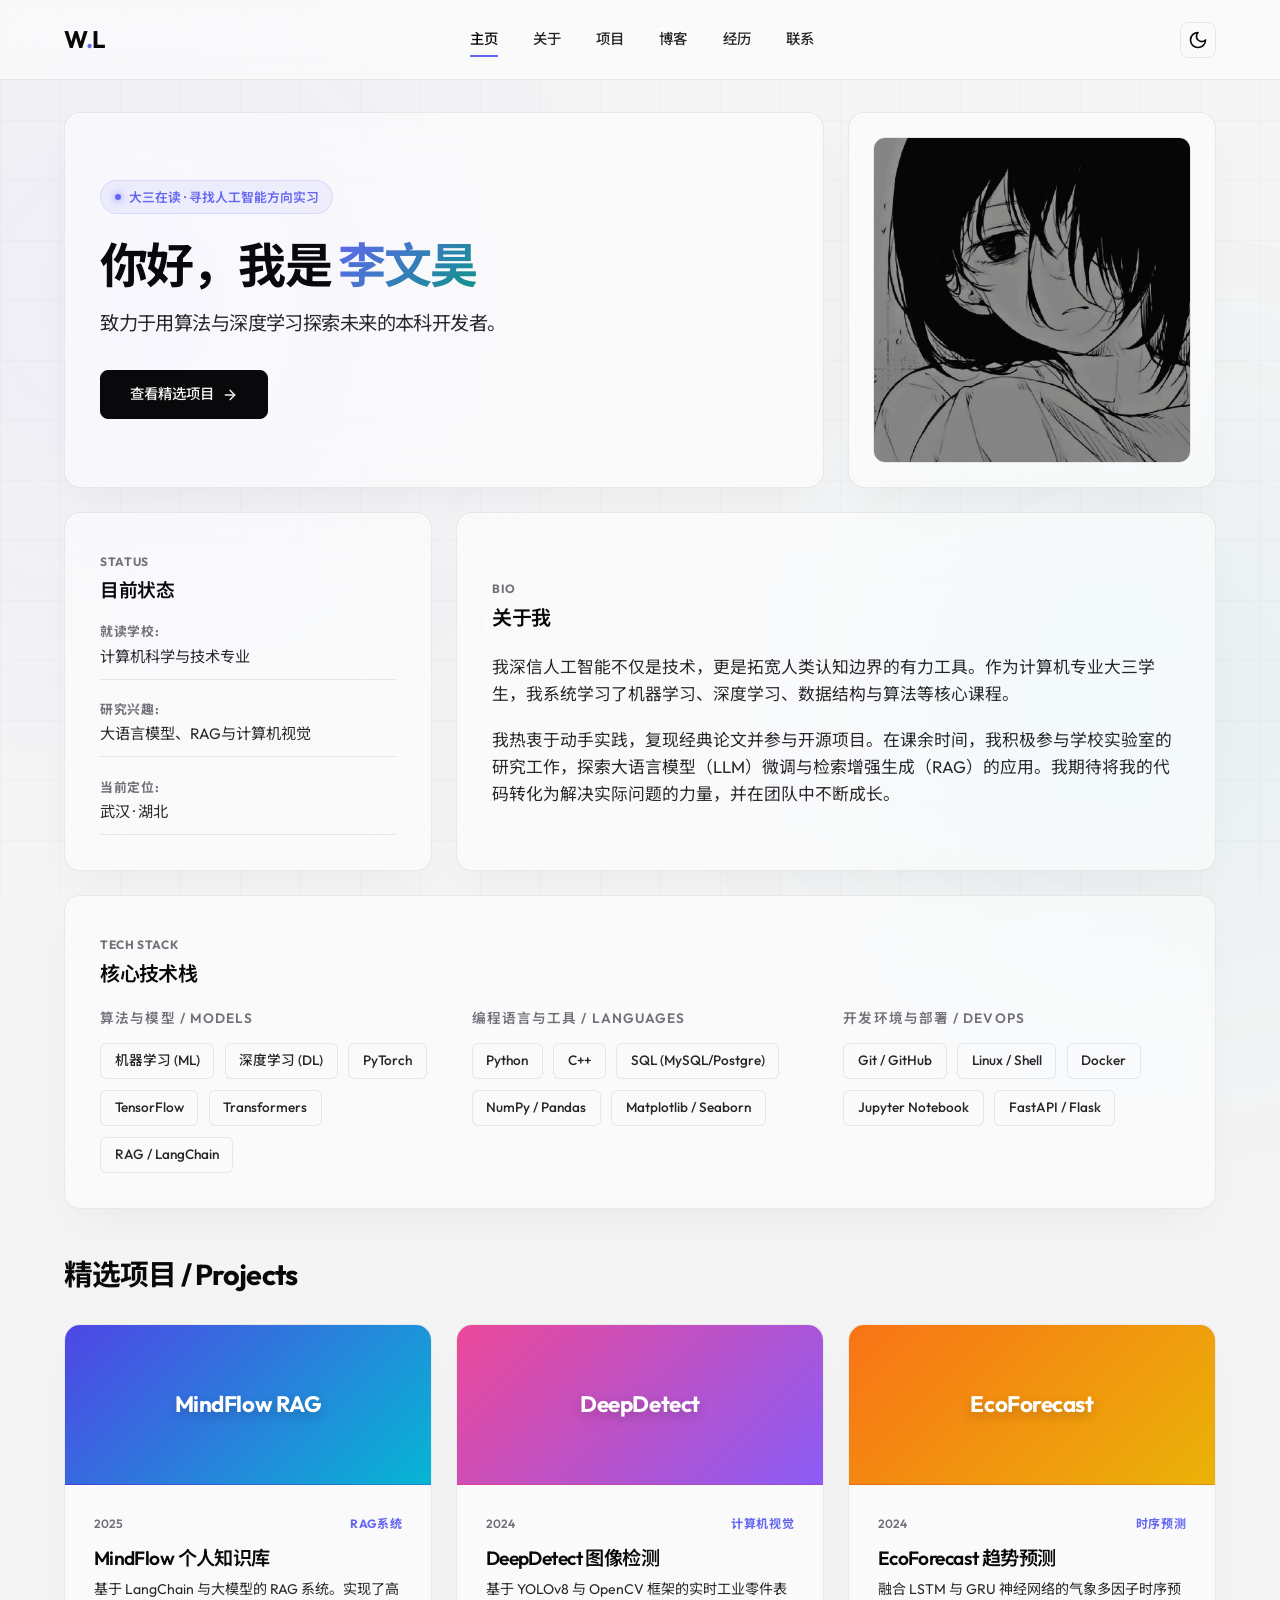
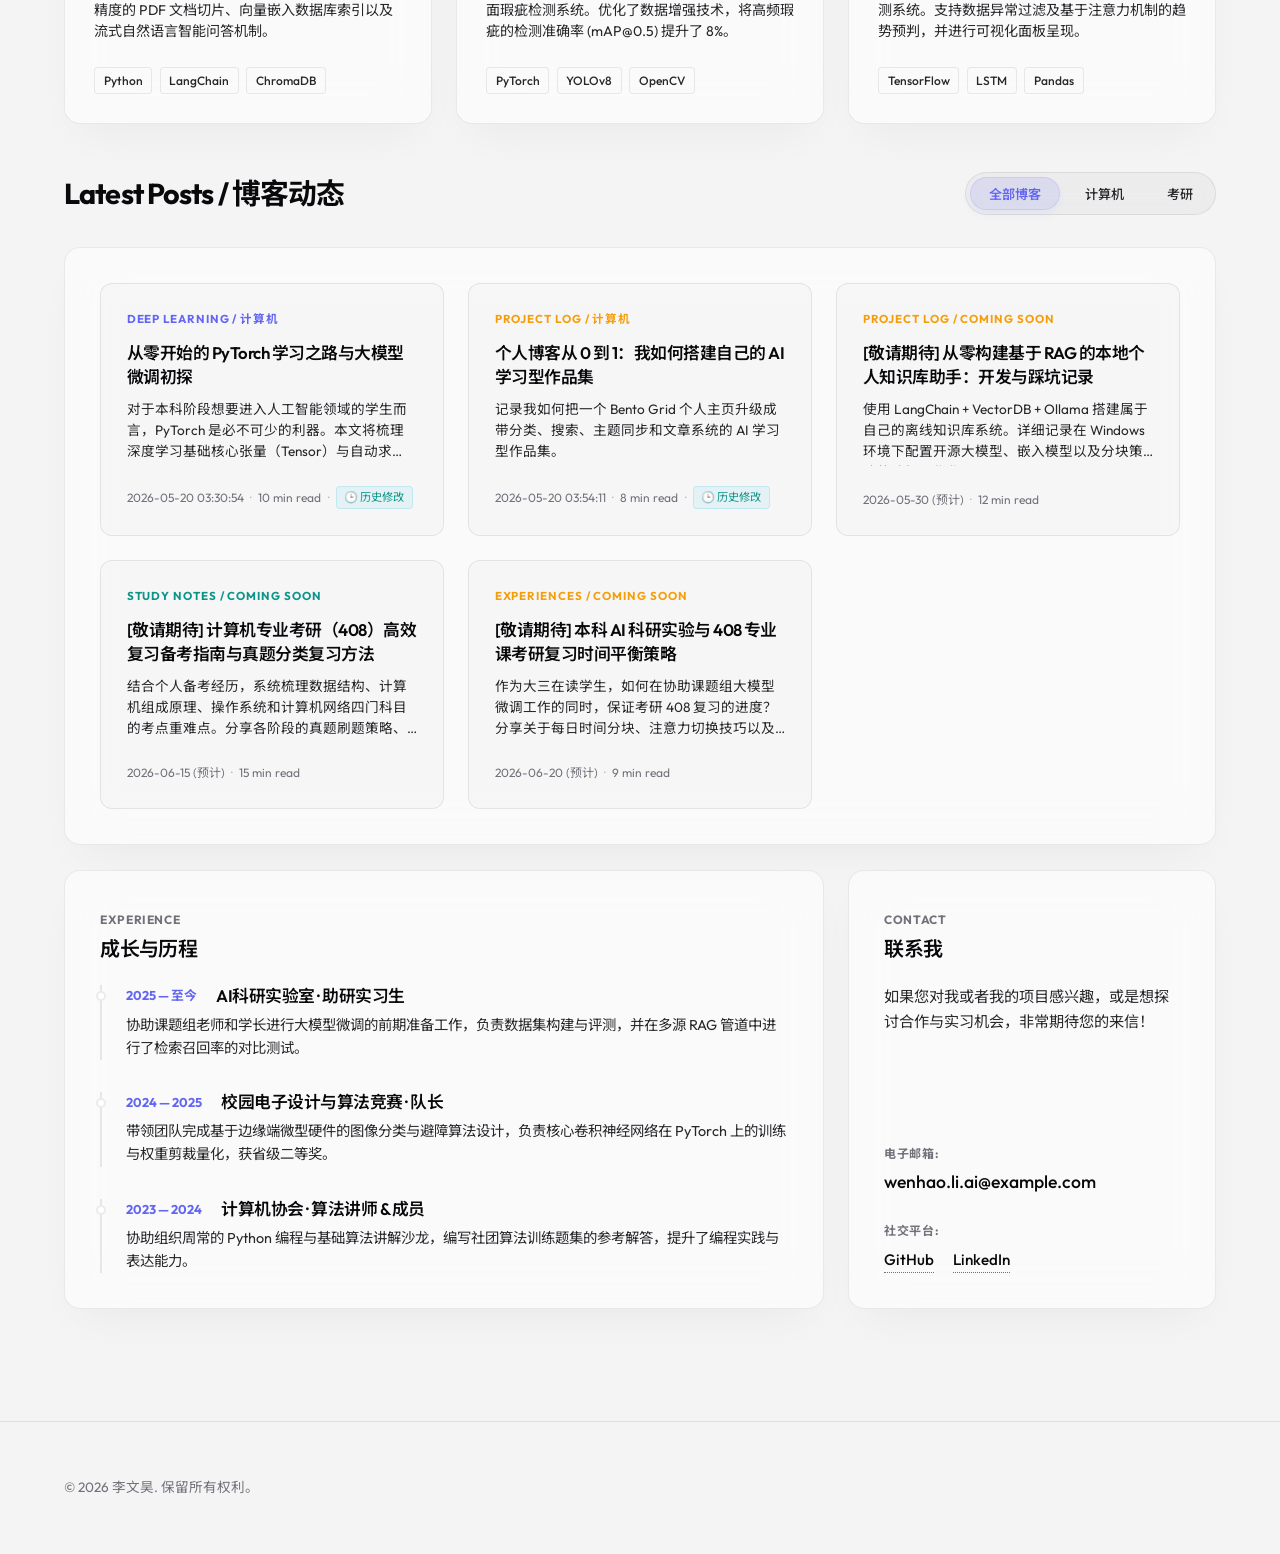
<file: index.html>
<!DOCTYPE html>
<html lang="zh-CN" data-theme="dark">
<head>
    <meta charset="UTF-8">
    <meta name="viewport" content="width=device-width, initial-scale=1.0">
    <title>李文昊 | AI Developer Portfolio</title>
    <meta name="description" content="李文昊的个人主页。本科大三学生，专注于人工智能、机器学习与深度学习领域的研究与应用。">
    <!-- Google Fonts -->
    <link rel="preconnect" href="https://fonts.googleapis.com">
    <link rel="preconnect" href="https://fonts.gstatic.com" crossorigin>
    <link href="https://fonts.googleapis.com/css2?family=Outfit:wght@300;400;500;600;700&family=Noto+Sans+SC:wght@300;400;500;700&display=swap" rel="stylesheet">
    <!-- Main Stylesheet -->
    <link rel="stylesheet" href="styles.css">
</head>
<body>
    <!-- Radial Glow Background Accents -->
    <div class="glow-sphere glow-1"></div>
    <div class="glow-sphere glow-2"></div>
    <div class="grid-background"></div>

    <!-- Navigation Header -->
    <header class="navbar" id="navbar">
        <div class="nav-container">
            <a href="#" class="logo" id="logo-link">
                <span>W</span><span class="logo-dot">.</span><span>L</span>
            </a>
            
            <nav class="nav-menu" id="nav-menu">
                <a href="#hero" class="nav-link active">主页</a>
                <a href="#about" class="nav-link">关于</a>
                <a href="#projects" class="nav-link">项目</a>
                <a href="blog/index.html" class="nav-link">博客</a>
                <a href="#experience" class="nav-link">经历</a>
                <a href="#contact" class="nav-link">联系</a>
            </nav>

            <div class="nav-controls">
                <!-- Theme Toggle Button -->
                <button class="theme-toggle" id="theme-toggle" aria-label="切换浅色模式">
                    <!-- Sun Icon (shown in dark theme) -->
                    <svg class="icon-sun" xmlns="http://www.w3.org/2000/svg" width="20" height="20" viewBox="0 0 24 24" fill="none" stroke="currentColor" stroke-width="2" stroke-linecap="round" stroke-linejoin="round">
                        <circle cx="12" cy="12" r="4"></circle>
                        <path d="M12 2v2M12 20v2M4.93 4.93l1.41 1.41M17.66 17.66l1.41 1.41M2 12h2M20 12h2M6.34 17.66l-1.41 1.41M19.07 4.93l-1.41 1.41"></path>
                    </svg>
                    <!-- Moon Icon (shown in light theme) -->
                    <svg class="icon-moon" xmlns="http://www.w3.org/2000/svg" width="20" height="20" viewBox="0 0 24 24" fill="none" stroke="currentColor" stroke-width="2" stroke-linecap="round" stroke-linejoin="round">
                        <path d="M12 3a6 6 0 0 0 9 9 9 9 0 1 1-9-9Z"></path>
                    </svg>
                </button>

                <!-- Mobile Menu Button -->
                <button class="mobile-toggle" id="mobile-toggle" aria-label="打开导航菜单">
                    <svg class="icon-hamburger" xmlns="http://www.w3.org/2000/svg" width="24" height="24" viewBox="0 0 24 24" fill="none" stroke="currentColor" stroke-width="2" stroke-linecap="round" stroke-linejoin="round">
                        <line x1="4" y1="12" x2="20" y2="12"></line>
                        <line x1="4" y1="6" x2="20" y2="6"></line>
                        <line x1="4" y1="18" x2="20" y2="18"></line>
                    </svg>
                    <svg class="icon-close" xmlns="http://www.w3.org/2000/svg" width="24" height="24" viewBox="0 0 24 24" fill="none" stroke="currentColor" stroke-width="2" stroke-linecap="round" stroke-linejoin="round" style="display: none;">
                        <line x1="18" y1="6" x2="6" y2="18"></line>
                        <line x1="6" y1="6" x2="18" y2="18"></line>
                    </svg>
                </button>
            </div>
        </div>

        <!-- Mobile Drawer Menu -->
        <div class="mobile-menu-drawer" id="mobile-menu-drawer">
            <nav class="mobile-nav-links">
                <a href="#hero" class="mobile-nav-link">主页</a>
                <a href="#about" class="mobile-nav-link">关于</a>
                <a href="#projects" class="mobile-nav-link">项目</a>
                <a href="blog/index.html" class="mobile-nav-link">博客</a>
                <a href="#experience" class="mobile-nav-link">经历</a>
                <a href="#contact" class="mobile-nav-link">联系</a>
            </nav>
        </div>
    </header>

    <!-- Bento Grid Container -->
    <main class="container bento-grid" id="main-grid">
        
        <!-- 1. Hero Block (Col span 2, Row span 1) -->
        <section class="bento-card hero-card scroll-reveal" id="hero">
            <div class="hero-text">
                <div class="badge-glowing">
                    <span class="pulse-dot"></span>
                    大三在读 · 寻找人工智能方向实习
                </div>
                <h1 class="hero-title">
                    你好，我是 <span class="highlight">李文昊</span>
                </h1>
                <h2 class="hero-subtitle">
                    致力于用算法与深度学习探索未来的本科开发者。
                </h2>
                <div class="hero-actions">
                    <a href="#projects" class="btn btn-primary">
                        <span>查看精选项目</span>
                        <svg xmlns="http://www.w3.org/2000/svg" width="16" height="16" viewBox="0 0 24 24" fill="none" stroke="currentColor" stroke-width="2" stroke-linecap="round" stroke-linejoin="round">
                            <line x1="5" y1="12" x2="19" y2="12"></line>
                            <polyline points="12 5 19 12 12 19"></polyline>
                        </svg>
                    </a>
                </div>
            </div>
        </section>

        <!-- 2. Avatar Block (Col span 1) -->
        <section class="bento-card avatar-card scroll-reveal delay-100">
            <div class="avatar-frame">
                <img src="avatar.jpg" alt="李文昊 个人头像" class="avatar-img">
                <div class="card-accent-border"></div>
            </div>
        </section>

        <!-- 3. Status Info Block (Col span 1) -->
        <section class="bento-card status-card scroll-reveal delay-200" id="about">
            <div class="status-header">
                <span class="bento-tag">STATUS</span>
                <h3>目前状态</h3>
            </div>
            <ul class="status-list">
                <li><strong>就读学校:</strong> 计算机科学与技术专业</li>
                <li><strong>研究兴趣:</strong> 大语言模型、RAG与计算机视觉</li>
                <li><strong>当前定位:</strong> 武汉 · 湖北</li>
            </ul>
        </section>

        <!-- 4. Bio Intro Block (Col span 2) -->
        <section class="bento-card bio-card scroll-reveal delay-300">
            <div class="card-header">
                <span class="bento-tag">BIO</span>
                <h3>关于我</h3>
            </div>
            <p class="bio-text">
                我深信人工智能不仅是技术，更是拓宽人类认知边界的有力工具。作为计算机专业大三学生，我系统学习了机器学习、深度学习、数据结构与算法等核心课程。
            </p>
            <p class="bio-text">
                我热衷于动手实践，复现经典论文并参与开源项目。在课余时间，我积极参与学校实验室的研究工作，探索大语言模型（LLM）微调与检索增强生成（RAG）的应用。我期待将我的代码转化为解决实际问题的力量，并在团队中不断成长。
            </p>
        </section>

        <!-- 5. Tech Stack Bento Block (Col span 3) -->
        <section class="bento-card skills-card scroll-reveal">
            <div class="card-header">
                <span class="bento-tag">TECH STACK</span>
                <h3>核心技术栈</h3>
            </div>
            
            <div class="skills-grid">
                <div class="skill-group">
                    <h4>算法与模型 / Models</h4>
                    <div class="skills-tags">
                        <span class="skill-tag">机器学习 (ML)</span>
                        <span class="skill-tag">深度学习 (DL)</span>
                        <span class="skill-tag">PyTorch</span>
                        <span class="skill-tag">TensorFlow</span>
                        <span class="skill-tag">Transformers</span>
                        <span class="skill-tag">RAG / LangChain</span>
                    </div>
                </div>

                <div class="skill-group">
                    <h4>编程语言与工具 / Languages</h4>
                    <div class="skills-tags">
                        <span class="skill-tag">Python</span>
                        <span class="skill-tag">C++</span>
                        <span class="skill-tag">SQL (MySQL/Postgre)</span>
                        <span class="skill-tag">NumPy / Pandas</span>
                        <span class="skill-tag">Matplotlib / Seaborn</span>
                    </div>
                </div>

                <div class="skill-group">
                    <h4>开发环境与部署 / DevOps</h4>
                    <div class="skills-tags">
                        <span class="skill-tag">Git / GitHub</span>
                        <span class="skill-tag">Linux / Shell</span>
                        <span class="skill-tag">Docker</span>
                        <span class="skill-tag">Jupyter Notebook</span>
                        <span class="skill-tag">FastAPI / Flask</span>
                    </div>
                </div>
            </div>
        </section>

        <!-- 6. Projects Section Header (Col span 3) -->
        <div class="bento-section-title scroll-reveal" id="projects">
            <h2>精选项目 / Projects</h2>
        </div>

        <!-- 7. Project 1 Card (Col span 1) -->
        <article class="bento-card project-card scroll-reveal delay-100">
            <div class="project-preview preview-gradient-1">
                <span class="project-mockup-text">MindFlow RAG</span>
            </div>
            <div class="project-content">
                <div class="project-top">
                    <span class="project-year">2025</span>
                    <span class="project-cat">RAG系统</span>
                </div>
                <h3>MindFlow 个人知识库</h3>
                <p>基于 LangChain 与大模型的 RAG 系统。实现了高精度的 PDF 文档切片、向量嵌入数据库索引以及流式自然语言智能问答机制。</p>
                <div class="project-tags">
                    <span>Python</span>
                    <span>LangChain</span>
                    <span>ChromaDB</span>
                </div>
            </div>
        </article>

        <!-- 8. Project 2 Card (Col span 1) -->
        <article class="bento-card project-card scroll-reveal delay-200">
            <div class="project-preview preview-gradient-2">
                <span class="project-mockup-text">DeepDetect</span>
            </div>
            <div class="project-content">
                <div class="project-top">
                    <span class="project-year">2024</span>
                    <span class="project-cat">计算机视觉</span>
                </div>
                <h3>DeepDetect 图像检测</h3>
                <p>基于 YOLOv8 与 OpenCV 框架的实时工业零件表面瑕疵检测系统。优化了数据增强技术，将高频瑕疵的检测准确率 (mAP@0.5) 提升了 8%。</p>
                <div class="project-tags">
                    <span>PyTorch</span>
                    <span>YOLOv8</span>
                    <span>OpenCV</span>
                </div>
            </div>
        </article>

        <!-- 9. Project 3 Card (Col span 1) -->
        <article class="bento-card project-card scroll-reveal delay-300">
            <div class="project-preview preview-gradient-3">
                <span class="project-mockup-text">EcoForecast</span>
            </div>
            <div class="project-content">
                <div class="project-top">
                    <span class="project-year">2024</span>
                    <span class="project-cat">时序预测</span>
                </div>
                <h3>EcoForecast 趋势预测</h3>
                <p>融合 LSTM 与 GRU 神经网络的气象多因子时序预测系统。支持数据异常过滤及基于注意力机制的趋势预判，并进行可视化面板呈现。</p>
                <div class="project-tags">
                    <span>TensorFlow</span>
                    <span>LSTM</span>
                    <span>Pandas</span>
                </div>
            </div>
        </article>

        <!-- Blog Section Header (Col span 3) -->
        <div class="bento-section-title scroll-reveal" id="blog">
            <div class="blog-header-row">
                <h2>Latest Posts / 博客动态</h2>
                <div class="blog-tabs">
                    <button class="blog-tab active" data-category="all">全部博客</button>
                    <button class="blog-tab" data-category="cs">计算机</button>
                    <button class="blog-tab" data-category="ky">考研</button>
                </div>
            </div>
        </div>

        <!-- Blog Bento Card (Col span 3) -->
        <section class="bento-card blog-section-card scroll-reveal">
            <div class="blog-grid-inner">
                
                <!-- Blog Card 1 -->
                <a href="blog/first-post.html" class="blog-preview-card" data-category="cs">
                    <span class="blog-preview-tag tag-pytorch">DEEP LEARNING / 计算机</span>
                    <h4 class="blog-preview-title">从零开始的 PyTorch 学习之路与大模型微调初探</h4>
                    <p class="blog-preview-excerpt">对于本科阶段想要进入人工智能领域的学生而言，PyTorch 是必不可少的利器。本文将梳理深度学习基础核心张量（Tensor）与自动求导，并初步探讨大模型微调（LoRA）的概念与实现。</p>
                    <div class="blog-preview-meta">
                        <span>2026-05-20 03:30:54</span>
                        <span class="meta-dot">·</span>
                        <span>10 min read</span>
                        <span class="meta-dot">·</span>
                        <span class="history-badge-container">
                            <span class="history-trigger">🕒 历史修改</span>
                            <span class="history-tooltip">
                                首次发布: 2026-05-20 03:30:54<br>
                                最近修改: 2026-05-20 12:45:10 (更新代码段)
                            </span>
                        </span>
                    </div>
                </a>

                <!-- Blog Card 2 -->
                <a href="blog/portfolio-blog-build.html" class="blog-preview-card" data-category="cs">
                    <span class="blog-preview-tag tag-log">PROJECT LOG / 计算机</span>
                    <h4 class="blog-preview-title">个人博客从 0 到 1：我如何搭建自己的 AI 学习型作品集</h4>
                    <p class="blog-preview-excerpt">记录我如何把一个 Bento Grid 个人主页升级成带分类、搜索、主题同步和文章系统的 AI 学习型作品集。</p>
                    <div class="blog-preview-meta">
                        <span>2026-05-20 03:54:11</span>
                        <span class="meta-dot">·</span>
                        <span>8 min read</span>
                        <span class="meta-dot">·</span>
                        <span class="history-badge-container">
                            <span class="history-trigger">🕒 历史修改</span>
                            <span class="history-tooltip">
                                首次发布: 2026-05-20 03:54:11
                            </span>
                        </span>
                    </div>
                </a>

                <!-- Blog Card 3 -->
                <a href="blog/index.html" class="blog-preview-card" data-category="cs">
                    <span class="blog-preview-tag tag-log">PROJECT LOG / Coming Soon</span>
                    <h4 class="blog-preview-title">[敬请期待] 从零构建基于 RAG 的本地个人知识库助手：开发与踩坑记录</h4>
                    <p class="blog-preview-excerpt">使用 LangChain + VectorDB + Ollama 搭建属于自己的离线知识库系统。详细记录在 Windows 环境下配置开源大模型、嵌入模型以及分块策略的选择与优化。</p>
                    <div class="blog-preview-meta">
                        <span>2026-05-30 (预计)</span>
                        <span class="meta-dot">·</span>
                        <span>12 min read</span>
                    </div>
                </a>

                <!-- Blog Card 4 (考研) -->
                <a href="blog/index.html" class="blog-preview-card" data-category="ky">
                    <span class="blog-preview-tag tag-notes">STUDY NOTES / Coming Soon</span>
                    <h4 class="blog-preview-title">[敬请期待] 计算机专业考研（408）高效复习备考指南与真题分类复习方法</h4>
                    <p class="blog-preview-excerpt">结合个人备考经历，系统梳理数据结构、计算机组成原理、操作系统和计算机网络四门科目的考点重难点。分享各阶段的真题刷题策略、高分笔记整理方法以及备考避坑指南。</p>
                    <div class="blog-preview-meta">
                        <span>2026-06-15 (预计)</span>
                        <span class="meta-dot">·</span>
                        <span>15 min read</span>
                    </div>
                </a>

                <!-- Blog Card 5 (考研) -->
                <a href="blog/index.html" class="blog-preview-card" data-category="ky">
                    <span class="blog-preview-tag tag-log">EXPERIENCES / Coming Soon</span>
                    <h4 class="blog-preview-title">[敬请期待] 本科 AI 科研实验与 408 专业课考研复习时间平衡策略</h4>
                    <p class="blog-preview-excerpt">作为大三在读学生，如何在协助课题组大模型微调工作的同时，保证考研 408 复习的进度？分享关于每日时间分块、注意力切换技巧以及在实验室利用间隙碎片化学习的心得。</p>
                    <div class="blog-preview-meta">
                        <span>2026-06-20 (预计)</span>
                        <span class="meta-dot">·</span>
                        <span>9 min read</span>
                    </div>
                </a>

            </div>
        </section>

        <!-- 10. Experience Section (Col span 2) -->
        <section class="bento-card experience-card scroll-reveal" id="experience">
            <div class="card-header">
                <span class="bento-tag">EXPERIENCE</span>
                <h3>成长与历程</h3>
            </div>
            <div class="bento-timeline">
                <div class="timeline-block">
                    <div class="timeline-header">
                        <span class="timeline-time">2025 — 至今</span>
                        <h4>AI科研实验室 · 助研实习生</h4>
                    </div>
                    <p>协助课题组老师和学长进行大模型微调的前期准备工作，负责数据集构建与评测，并在多源 RAG 管道中进行了检索召回率的对比测试。</p>
                </div>
                
                <div class="timeline-block">
                    <div class="timeline-header">
                        <span class="timeline-time">2024 — 2025</span>
                        <h4>校园电子设计与算法竞赛 · 队长</h4>
                    </div>
                    <p>带领团队完成基于边缘端微型硬件的图像分类与避障算法设计，负责核心卷积神经网络在 PyTorch 上的训练与权重剪裁量化，获省级二等奖。</p>
                </div>

                <div class="timeline-block">
                    <div class="timeline-header">
                        <span class="timeline-time">2023 — 2024</span>
                        <h4>计算机协会 · 算法讲师 & 成员</h4>
                    </div>
                    <p>协助组织周常的 Python 编程与基础算法讲解沙龙，编写社团算法训练题集的参考解答，提升了编程实践与表达能力。</p>
                </div>
            </div>
        </section>

        <!-- 11. Contact Info Block (Col span 1) -->
        <section class="bento-card contact-info-card scroll-reveal delay-200" id="contact">
            <div class="card-header">
                <span class="bento-tag">CONTACT</span>
                <h3>联系我</h3>
            </div>
            <p class="contact-desc">如果您对我或者我的项目感兴趣，或是想探讨合作与实习机会，非常期待您的来信！</p>
            <div class="contact-links-list">
                <div class="contact-item">
                    <span class="contact-label">电子邮箱:</span>
                    <a href="mailto:wenhao.li.ai@example.com" class="contact-value">wenhao.li.ai@example.com</a>
                </div>
                <div class="contact-item">
                    <span class="contact-label">社交平台:</span>
                    <div class="social-icons">
                        <a href="https://github.com" target="_blank" rel="noopener noreferrer" aria-label="GitHub">GitHub</a>
                        <a href="https://linkedin.com" target="_blank" rel="noopener noreferrer" aria-label="LinkedIn">LinkedIn</a>
                    </div>
                </div>
            </div>
        </section>

    </main>

    <!-- Footer -->
    <footer class="footer">
        <div class="footer-container">
            <p class="copyright">&copy; <span id="current-year">2026</span> 李文昊. 保留所有权利。</p>
            <button class="back-to-top" id="back-to-top" aria-label="返回顶部">
                <svg xmlns="http://www.w3.org/2000/svg" width="16" height="16" viewBox="0 0 24 24" fill="none" stroke="currentColor" stroke-width="2" stroke-linecap="round" stroke-linejoin="round">
                    <polyline points="18 15 12 9 6 15"></polyline>
                </svg>
            </button>
        </div>
    </footer>

    <!-- Toast Notification Container for Form Submission -->
    <div class="toast-container" id="toast-container"></div>

    <!-- Script File -->
    <script src="script.js"></script>
</body>
</html>
</file>
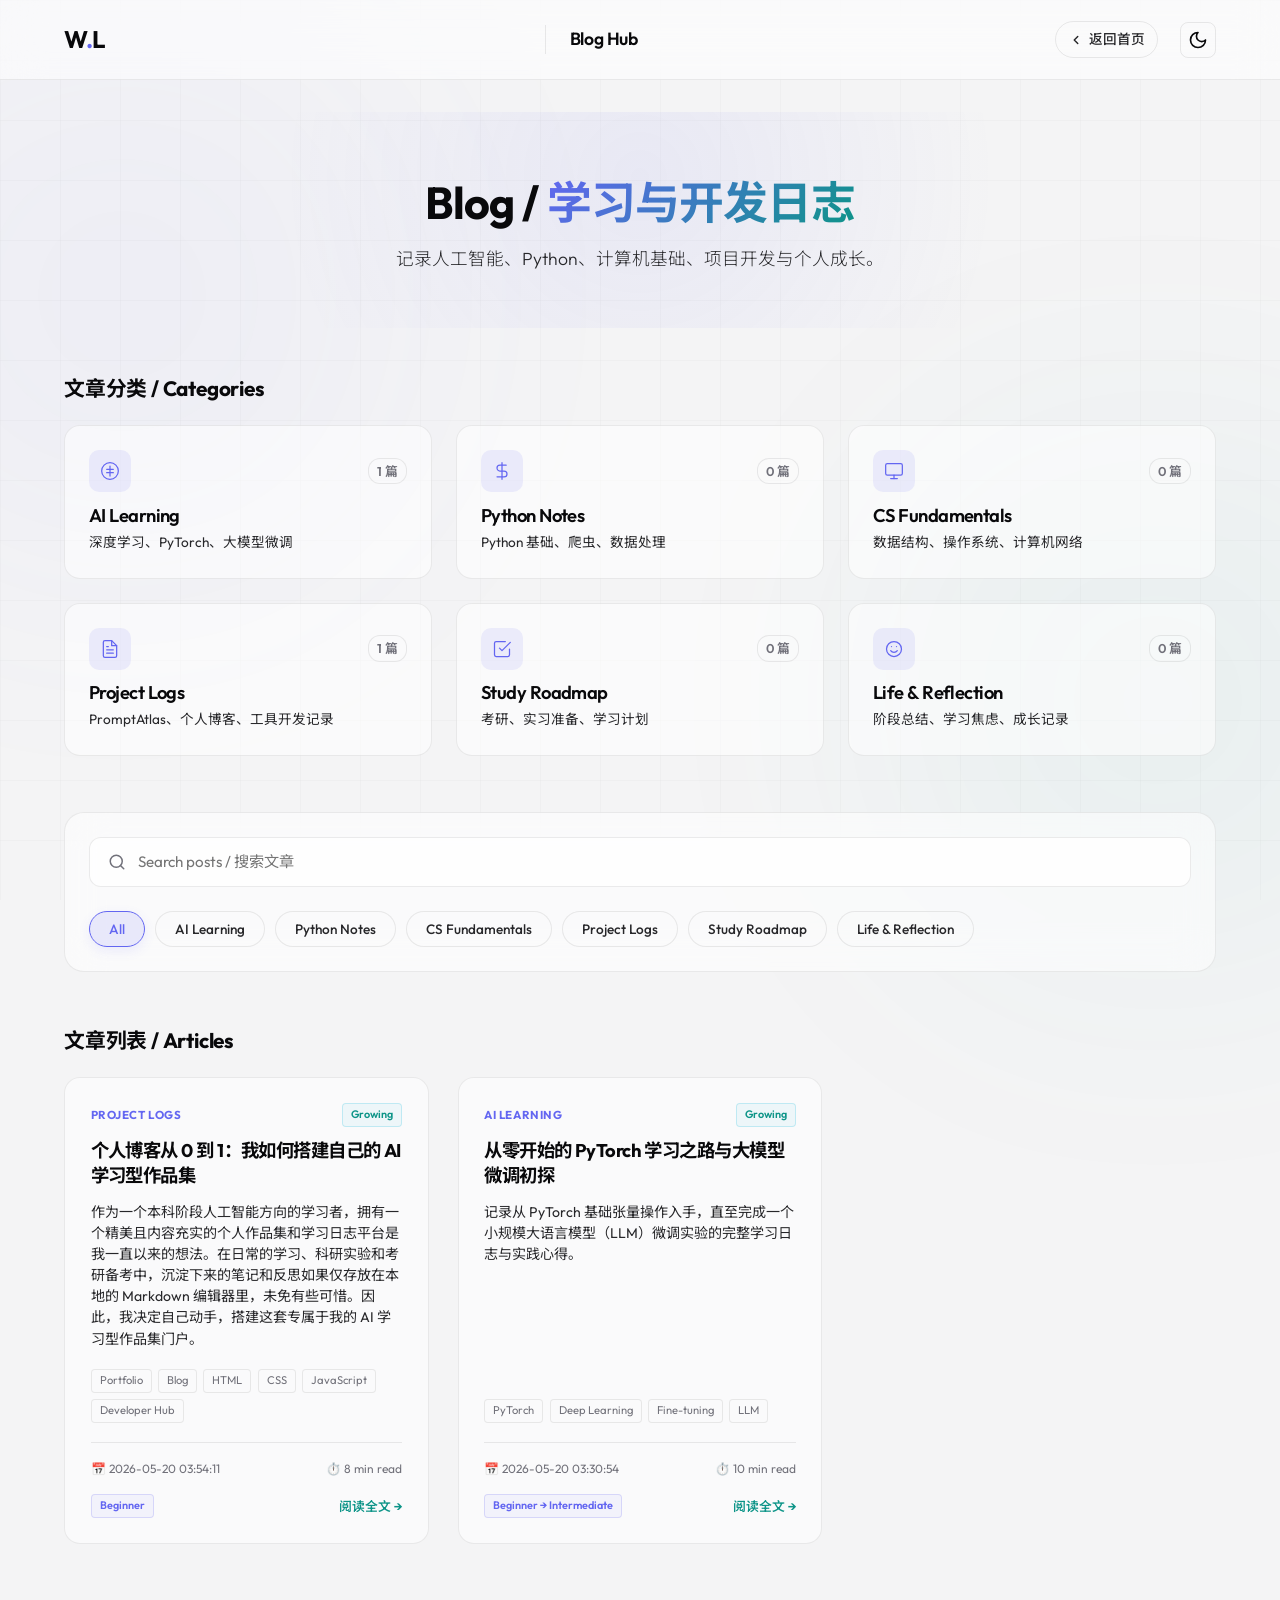
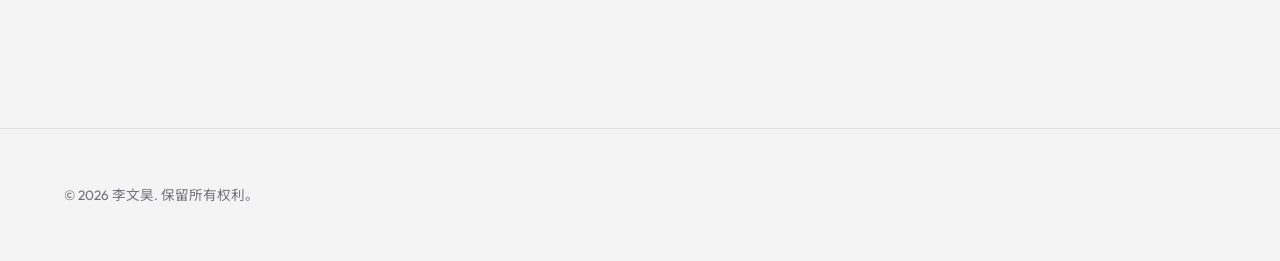
<file: blog/index.html>
<!DOCTYPE html>
<html lang="zh-CN" data-theme="dark">
<head>
    <meta charset="UTF-8">
    <meta name="viewport" content="width=device-width, initial-scale=1.0">
    <title>Blog Hub | 李文昊的个人博客</title>
    <meta name="description" content="李文昊的个人博文中心。记录人工智能、Python、计算机基础、项目开发与个人成长。">
    <!-- Google Fonts -->
    <link rel="preconnect" href="https://fonts.googleapis.com">
    <link rel="preconnect" href="https://fonts.gstatic.com" crossorigin>
    <link href="https://fonts.googleapis.com/css2?family=Outfit:wght@300;400;500;600;700&family=Noto+Sans+SC:wght@300;400;500;700&display=swap" rel="stylesheet">
    <!-- Stylesheets -->
    <link rel="stylesheet" href="../styles.css">
    <link rel="stylesheet" href="./blog.css">
</head>
<body>
    <!-- Radial Glow Background Accents -->
    <div class="glow-sphere glow-1"></div>
    <div class="glow-sphere glow-2"></div>
    <div class="grid-background"></div>

    <!-- Navigation Header -->
    <header class="navbar" id="navbar">
        <div class="nav-container">
            <a href="../index.html" class="logo" id="logo-link">
                <span>W</span><span class="logo-dot">.</span><span>L</span>
            </a>
            
            <span class="navbar-title">Blog Hub</span>
            
            <div class="nav-controls">
                <a href="../index.html" class="btn-nav-back" style="display: inline-flex; align-items: center; gap: 0.35rem; color: var(--text-secondary); text-decoration: none; font-size: 0.85rem; font-weight: 500; padding: 0.4rem 0.8rem; border-radius: 20px; border: 1px solid var(--border); transition: all 0.3s; margin-right: 0.5rem;">
                    <svg xmlns="http://www.w3.org/2000/svg" width="14" height="14" viewBox="0 0 24 24" fill="none" stroke="currentColor" stroke-width="2.5" stroke-linecap="round" stroke-linejoin="round"><path d="m15 18-6-6 6-6"/></svg>
                    <span>返回首页</span>
                </a>
                
                <!-- Theme Toggle Button -->
                <button class="theme-toggle" id="theme-toggle" aria-label="切换浅色模式">
                    <!-- Sun Icon -->
                    <svg class="icon-sun" xmlns="http://www.w3.org/2000/svg" width="20" height="20" viewBox="0 0 24 24" fill="none" stroke="currentColor" stroke-width="2" stroke-linecap="round" stroke-linejoin="round">
                        <circle cx="12" cy="12" r="4"></circle>
                        <path d="M12 2v2M12 20v2M4.93 4.93l1.41 1.41M17.66 17.66l1.41 1.41M2 12h2M20 12h2M6.34 17.66l-1.41 1.41M19.07 4.93l-1.41 1.41"></path>
                    </svg>
                    <!-- Moon Icon -->
                    <svg class="icon-moon" xmlns="http://www.w3.org/2000/svg" width="20" height="20" viewBox="0 0 24 24" fill="none" stroke="currentColor" stroke-width="2" stroke-linecap="round" stroke-linejoin="round">
                        <path d="M12 3a6 6 0 0 0 9 9 9 9 0 1 1-9-9Z"></path>
                    </svg>
                </button>
            </div>
        </div>
    </header>

    <!-- Main Content Wrapper -->
    <main class="blog-content-wrapper">
        <div class="blog-hub-container">
            <!-- 1. Hero Block -->
            <section class="blog-hero">
                <h1 class="hero-title">Blog / <span class="highlight">学习与开发日志</span></h1>
                <p class="hero-subtitle">记录人工智能、Python、计算机基础、项目开发与个人成长。</p>
            </section>

            <!-- 2. Category Cards Section -->
            <section class="category-section">
                <div class="section-title-wrapper">
                    <h2 class="hub-section-title">文章分类 / Categories</h2>
                </div>
                <div class="category-grid" id="categoryGrid">
                    <!-- Categories will be rendered dynamically by blog.js -->
                </div>
            </section>

            <!-- 3. Search & Filter Bar -->
            <section class="filter-section">
                <div class="filter-bar">
                    <div class="search-box-wrapper">
                        <svg class="search-icon" xmlns="http://www.w3.org/2000/svg" width="18" height="18" viewBox="0 0 24 24" fill="none" stroke="currentColor" stroke-width="2" stroke-linecap="round" stroke-linejoin="round"><circle cx="11" cy="11" r="8"></circle><line x1="21" y1="21" x2="16.65" y2="16.65"></line></svg>
                        <input type="text" class="search-input" id="searchInput" placeholder="Search posts / 搜索文章">
                    </div>
                    <div class="filter-chips" id="filterChips">
                        <button class="filter-chip active" data-category="all">All</button>
                        <button class="filter-chip" data-category="ai-learning">AI Learning</button>
                        <button class="filter-chip" data-category="python-notes">Python Notes</button>
                        <button class="filter-chip" data-category="cs-fundamentals">CS Fundamentals</button>
                        <button class="filter-chip" data-category="project-logs">Project Logs</button>
                        <button class="filter-chip" data-category="study-roadmap">Study Roadmap</button>
                        <button class="filter-chip" data-category="life-reflection">Life & Reflection</button>
                    </div>
                </div>
            </section>

            <!-- 4. Posts Grid -->
            <section class="posts-section">
                <div class="section-title-wrapper">
                    <h2 class="hub-section-title" id="postsTitle">文章列表 / Articles</h2>
                </div>
                <div class="posts-grid" id="postsGrid">
                    <!-- Blog posts will be rendered dynamically by blog.js -->
                </div>
                <!-- Empty State -->
                <div class="empty-state" id="emptyState" style="display: none;">
                    <div class="empty-icon">
                        <svg xmlns="http://www.w3.org/2000/svg" width="48" height="48" viewBox="0 0 24 24" fill="none" stroke="currentColor" stroke-width="1.5" stroke-linecap="round" stroke-linejoin="round"><circle cx="12" cy="12" r="10"/><line x1="12" y1="8" x2="12" y2="12"/><line x1="12" y1="16" x2="12.01" y2="16"/></svg>
                    </div>
                    <p class="empty-text-cn">这个分类还没有文章，后续会持续更新。</p>
                    <p class="empty-text-en">No articles found in this category. We will keep posting updates.</p>
                </div>
            </section>
        </div>
    </main>

    <!-- Footer -->
    <footer class="footer">
        <div class="footer-container">
            <p class="copyright">&copy; 2026 李文昊. 保留所有权利。</p>
            <button class="back-to-top" id="back-to-top" aria-label="返回顶部">
                <svg xmlns="http://www.w3.org/2000/svg" width="16" height="16" viewBox="0 0 24 24" fill="none" stroke="currentColor" stroke-width="2" stroke-linecap="round" stroke-linejoin="round">
                    <polyline points="18 15 12 9 6 15"></polyline>
                </svg>
            </button>
        </div>
    </footer>

    <!-- Scripts -->
    <script src="./blog-data.js"></script>
    <script src="./blog.js"></script>
</body>
</html>
</file>
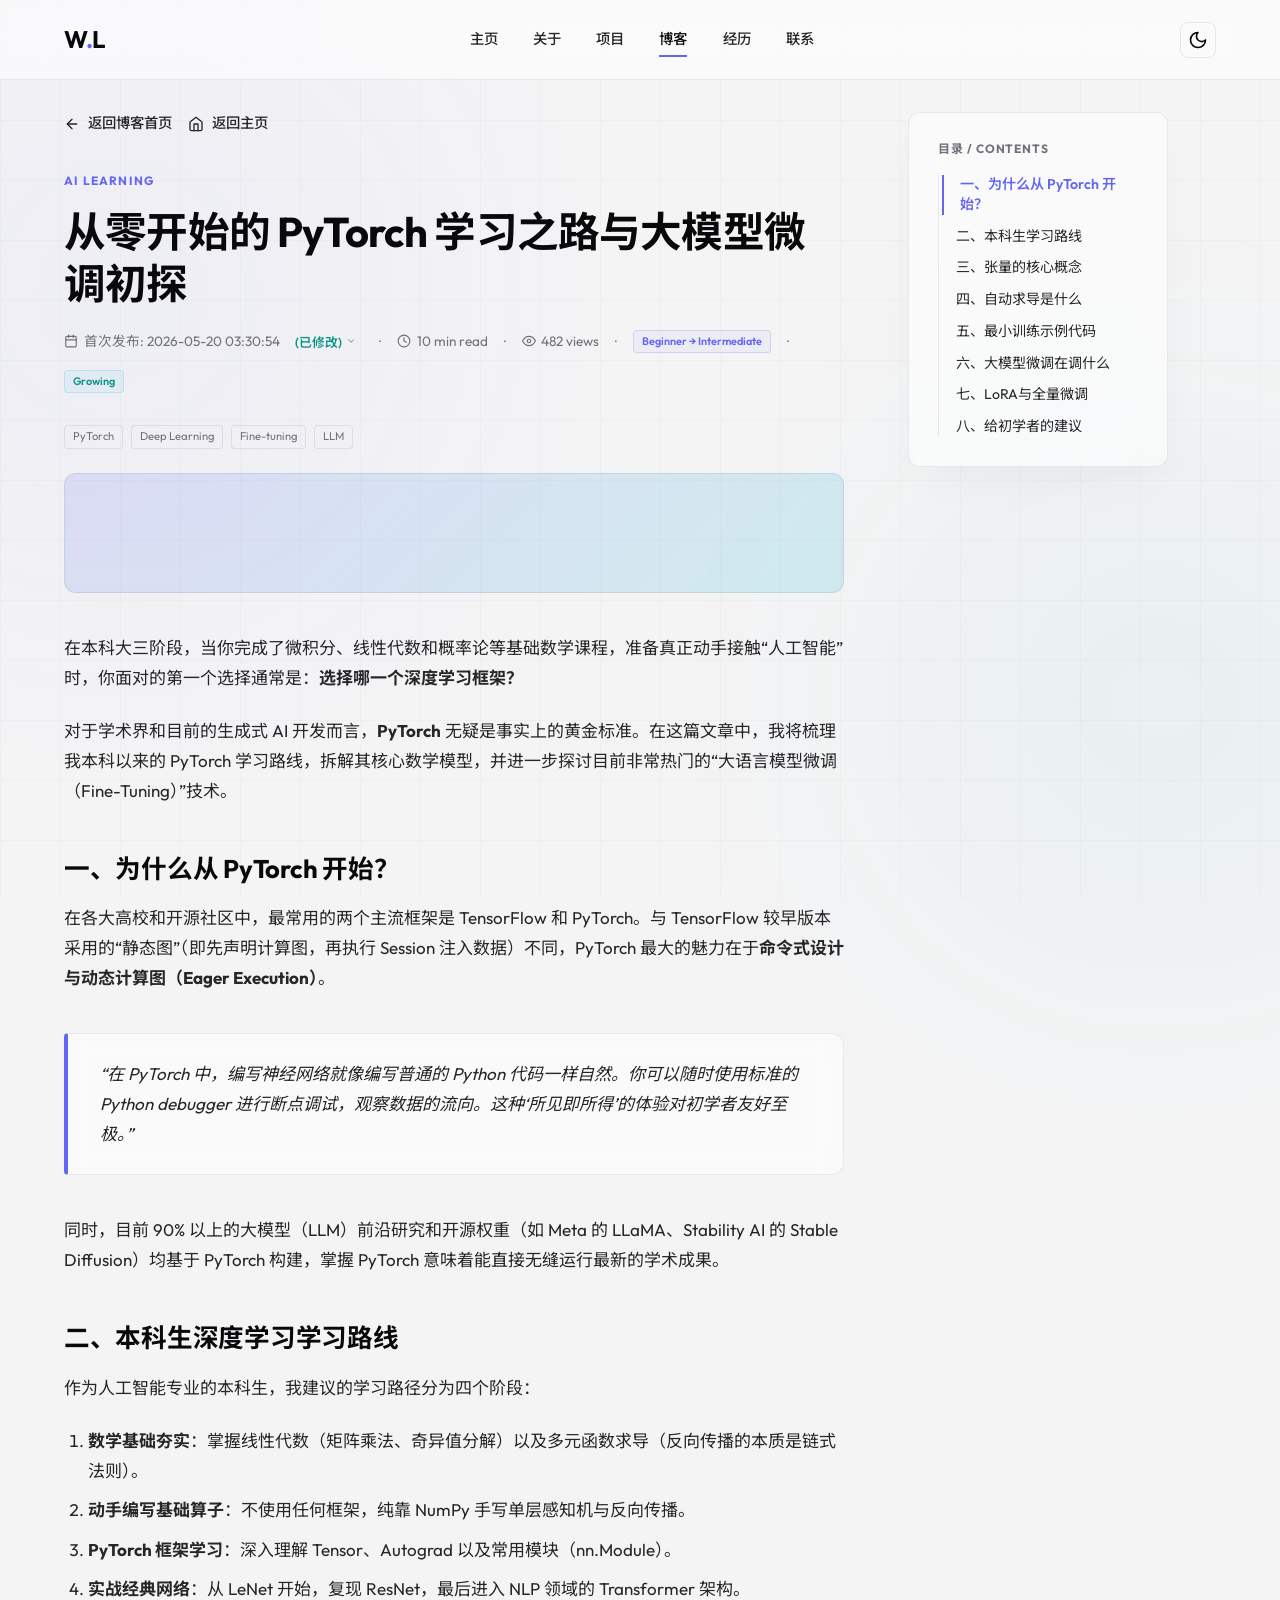
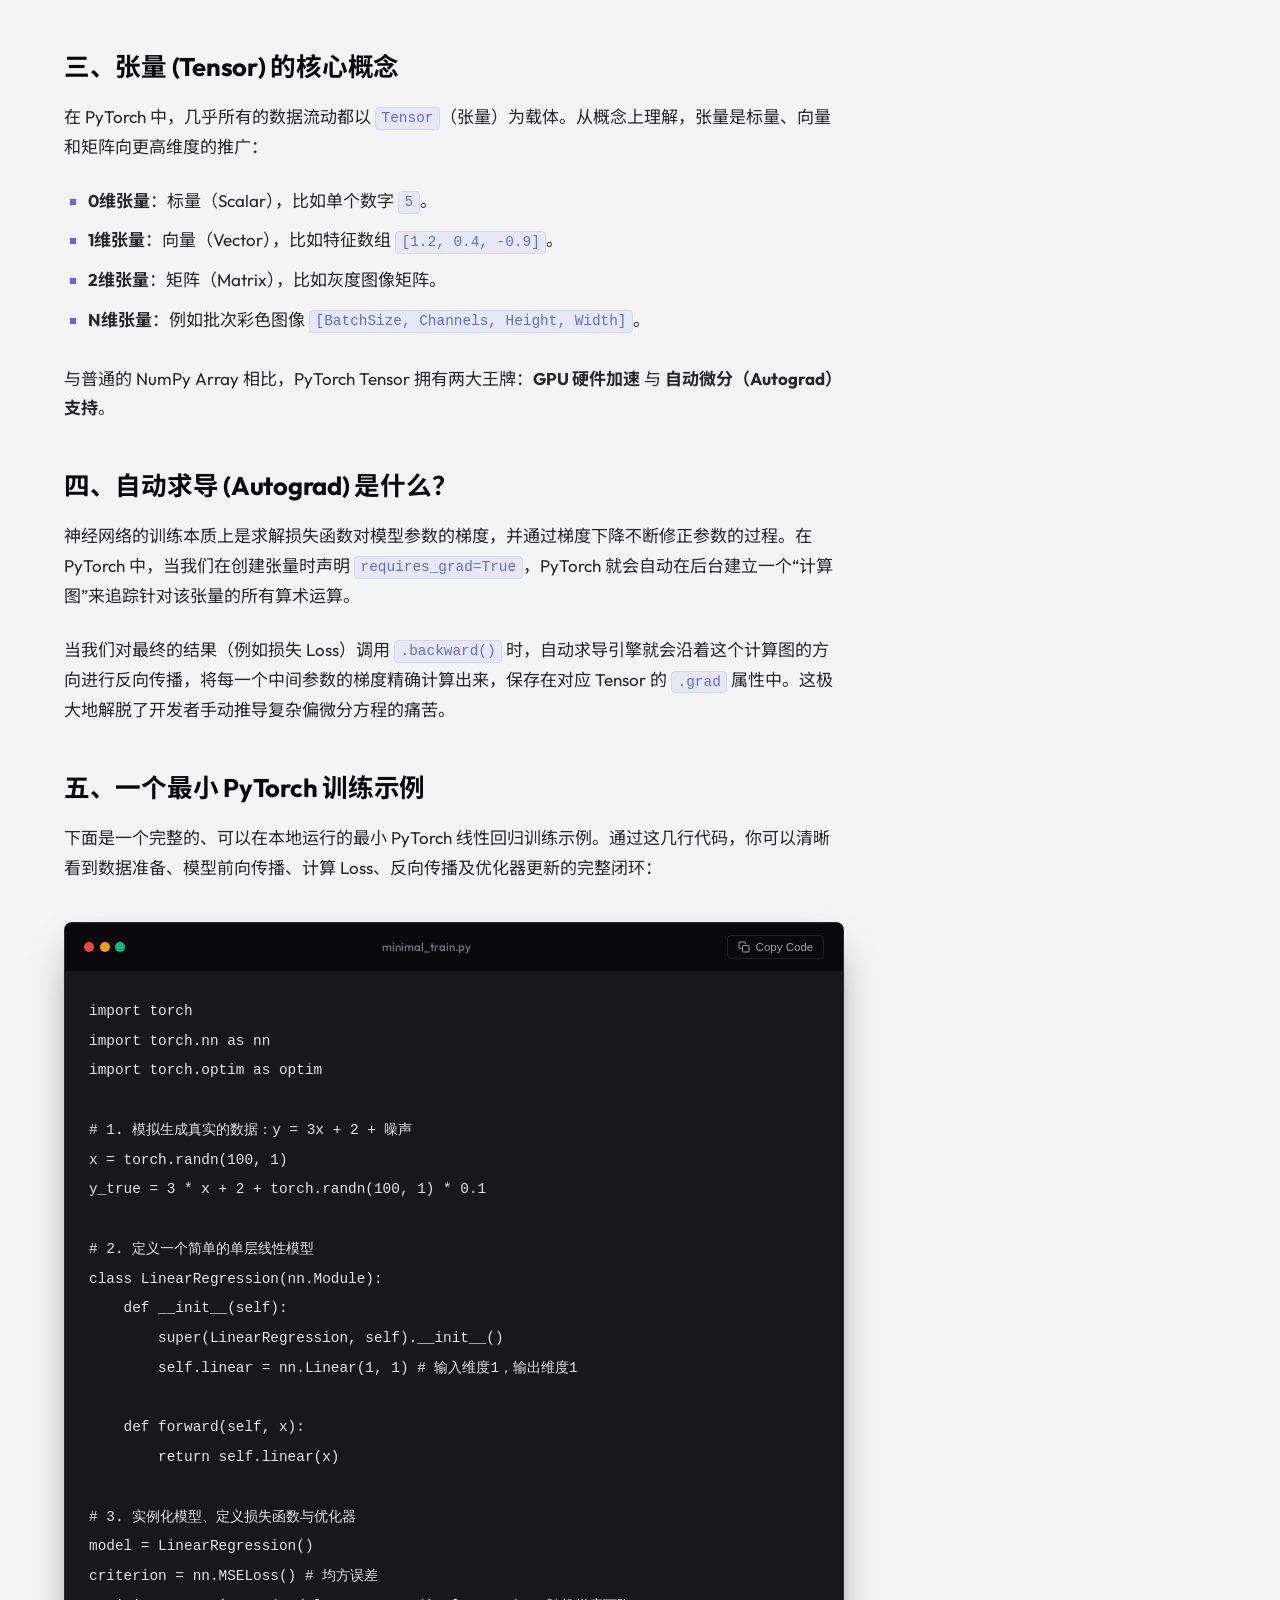
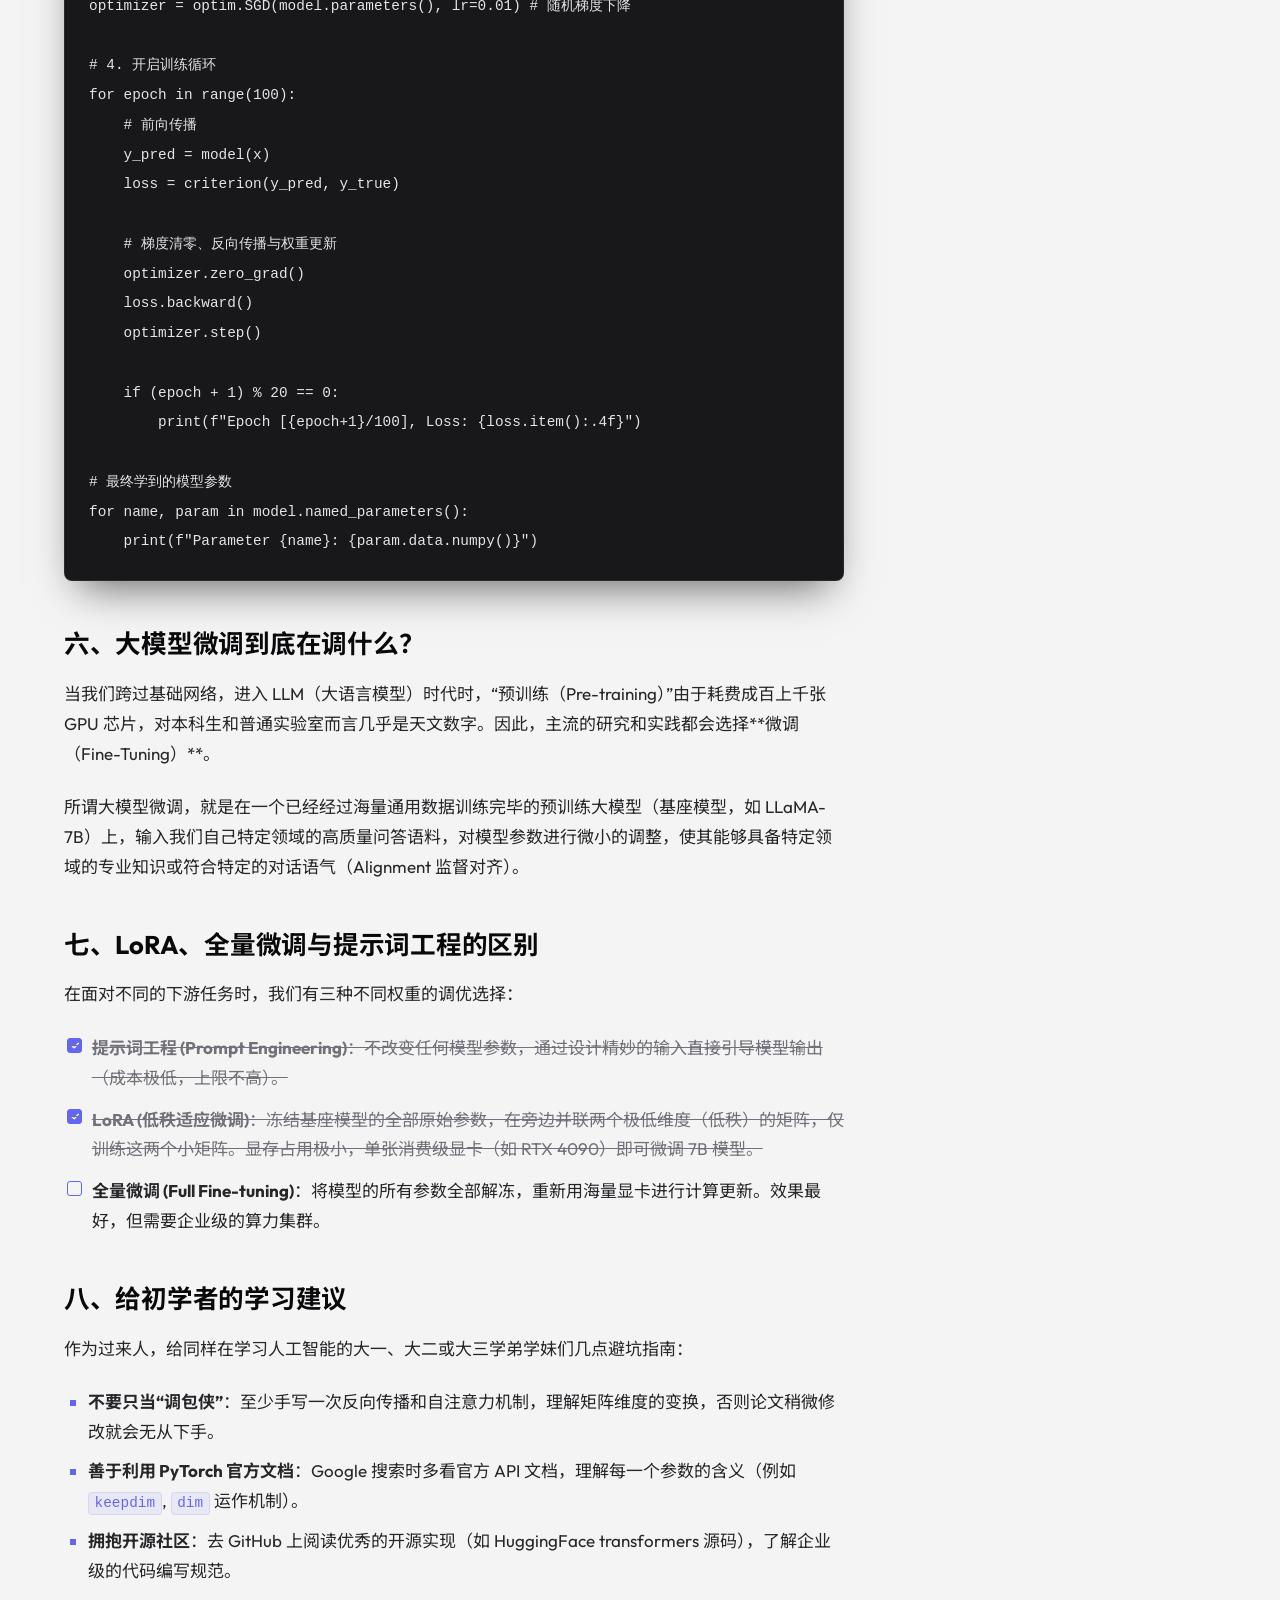
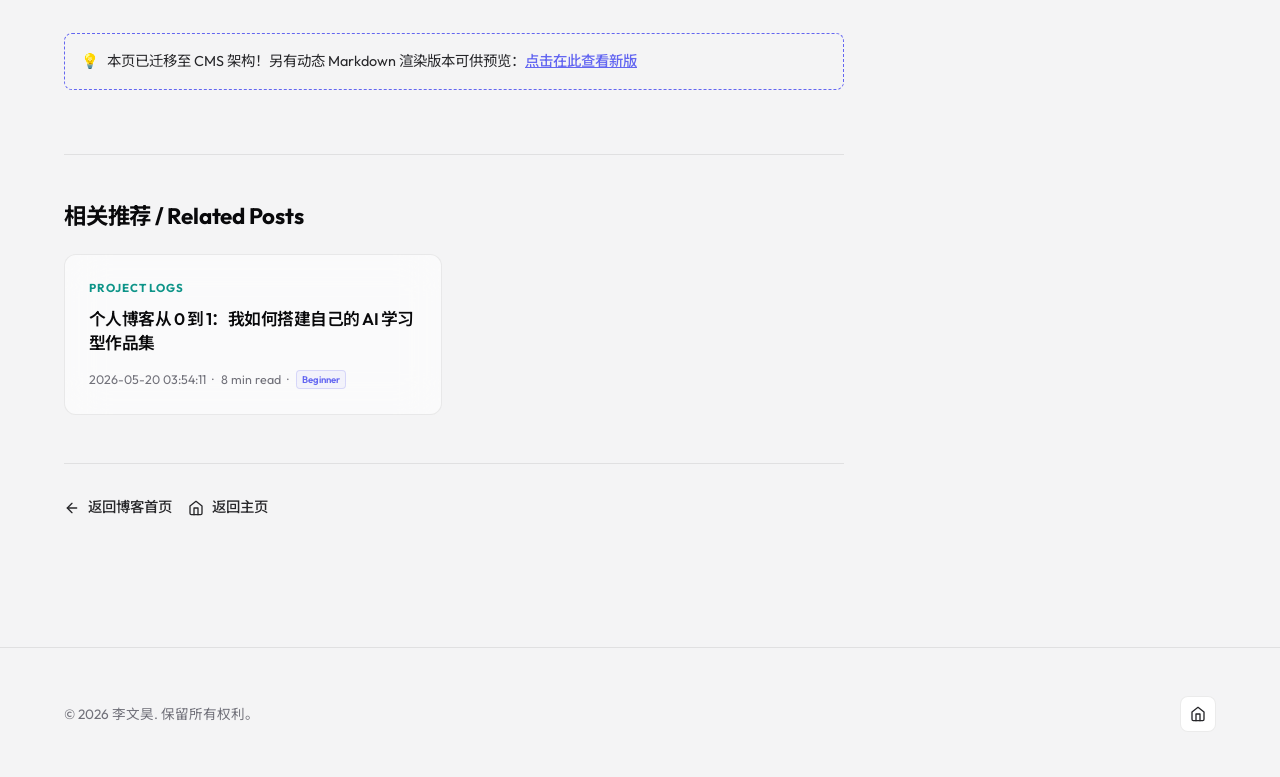
<file: blog/first-post.html>
<!DOCTYPE html>
<html lang="zh-CN" data-theme="dark">
<head>
    <meta charset="UTF-8">
    <meta name="viewport" content="width=device-width, initial-scale=1.0">
    <title>从零开始的 PyTorch 学习之路与大模型微调初探 | 李文昊的个人博客</title>
    <meta name="description" content="针对本科阶段人工智能学习者的 PyTorch 核心概念整理，以及大模型参数微调（LoRA）的机制初探。">
    <!-- Google Fonts -->
    <link rel="preconnect" href="https://fonts.googleapis.com">
    <link rel="preconnect" href="https://fonts.gstatic.com" crossorigin>
    <link href="https://fonts.googleapis.com/css2?family=Outfit:wght@300;400;500;600;700&family=Noto+Sans+SC:wght@300;400;500;700&display=swap" rel="stylesheet">
    <!-- Stylesheets -->
    <link rel="stylesheet" href="../styles.css">
    <link rel="stylesheet" href="./blog.css">
</head>
<body>
    <!-- Radial Glow Background Accents -->
    <div class="glow-sphere glow-1"></div>
    <div class="glow-sphere glow-2"></div>
    <div class="grid-background"></div>

    <!-- Navigation Header -->
    <header class="navbar" id="navbar">
        <div class="nav-container">
            <a href="../index.html" class="logo" id="logo-link">
                <span>W</span><span class="logo-dot">.</span><span>L</span>
            </a>
            
            <nav class="nav-menu">
                <a href="../index.html#hero" class="nav-link">主页</a>
                <a href="../index.html#about" class="nav-link">关于</a>
                <a href="../index.html#projects" class="nav-link">项目</a>
                <a href="../index.html#blog" class="nav-link active">博客</a>
                <a href="../index.html#experience" class="nav-link">经历</a>
                <a href="../index.html#contact" class="nav-link">联系</a>
            </nav>

            <div class="nav-controls">
                <!-- Theme Toggle Button -->
                <button class="theme-toggle" id="theme-toggle" aria-label="切换浅色模式">
                    <!-- Sun Icon -->
                    <svg class="icon-sun" xmlns="http://www.w3.org/2000/svg" width="20" height="20" viewBox="0 0 24 24" fill="none" stroke="currentColor" stroke-width="2" stroke-linecap="round" stroke-linejoin="round">
                        <circle cx="12" cy="12" r="4"></circle>
                        <path d="M12 2v2M12 20v2M4.93 4.93l1.41 1.41M17.66 17.66l1.41 1.41M2 12h2M20 12h2M6.34 17.66l-1.41 1.41M19.07 4.93l-1.41 1.41"></path>
                    </svg>
                    <!-- Moon Icon -->
                    <svg class="icon-moon" xmlns="http://www.w3.org/2000/svg" width="20" height="20" viewBox="0 0 24 24" fill="none" stroke="currentColor" stroke-width="2" stroke-linecap="round" stroke-linejoin="round">
                        <path d="M12 3a6 6 0 0 0 9 9 9 9 0 1 1-9-9Z"></path>
                    </svg>
                </button>
            </div>
        </div>
    </header>

    <!-- Main Content Area -->
    <main class="blog-content-wrapper">
        <div class="blog-container">
            
            <!-- Left Column: Article Body -->
            <article class="blog-main">
                <!-- Back Buttons -->
                <div style="display: flex; gap: 1rem; margin-bottom: 2rem;">
                    <a href="./index.html" class="btn-back" style="margin-bottom: 0;">
                        <svg xmlns="http://www.w3.org/2000/svg" width="16" height="16" viewBox="0 0 24 24" fill="none" stroke="currentColor" stroke-width="2" stroke-linecap="round" stroke-linejoin="round">
                            <line x1="19" y1="12" x2="5" y2="12"></line>
                            <polyline points="12 19 5 12 12 5"></polyline>
                        </svg>
                        <span>返回博客首页</span>
                    </a>
                    <a href="../index.html" class="btn-back" style="margin-bottom: 0;">
                        <svg xmlns="http://www.w3.org/2000/svg" width="16" height="16" viewBox="0 0 24 24" fill="none" stroke="currentColor" stroke-width="2" stroke-linecap="round" stroke-linejoin="round">
                            <path d="m3 9 9-7 9 7v11a2 2 0 0 1-2 2H5a2 2 0 0 1-2-2z"></path>
                            <polyline points="9 22 9 12 15 12 15 22"></polyline>
                        </svg>
                        <span>返回主页</span>
                    </a>
                </div>

                <!-- Article Header Info -->
                <header class="article-header">
                    <span class="article-category">AI Learning</span>
                    <h1 class="article-title">从零开始的 PyTorch 学习之路与大模型微调初探</h1>
                    
                    <div class="article-meta">
                        <div class="meta-date-wrapper">
                            <span class="meta-date-main">
                                <svg xmlns="http://www.w3.org/2000/svg" width="14" height="14" viewBox="0 0 24 24" fill="none" stroke="currentColor" stroke-width="2" stroke-linecap="round" stroke-linejoin="round"><rect x="3" y="4" width="18" height="18" rx="2" ry="2"></rect><line x1="16" y1="2" x2="16" y2="6"></line><line x1="8" y1="2" x2="8" y2="6"></line><line x1="3" y1="10" x2="21" y2="10"></line></svg>
                                首次发布: 2026-05-20 03:30:54
                            </span>
                            <div class="history-dropdown-container">
                                <button class="btn-history-toggle" id="history-toggle" aria-label="查看修改历史">
                                    <span>(已修改)</span>
                                    <svg class="icon-chevron" xmlns="http://www.w3.org/2000/svg" width="10" height="10" viewBox="0 0 24 24" fill="none" stroke="currentColor" stroke-width="2" stroke-linecap="round" stroke-linejoin="round"><path d="m6 9 6 6 6-6"/></svg>
                                </button>
                                <div class="history-dropdown-menu" id="history-menu">
                                    <div class="history-dropdown-header">修改历史记录</div>
                                    <div class="history-item">
                                        <span class="history-dot"></span>
                                        <div class="history-info">
                                            <span class="history-time">2026-05-20 12:45:10</span>
                                            <span class="history-desc">修改内容: 优化 PyTorch 代码示例与部分公式排版</span>
                                        </div>
                                    </div>
                                    <div class="history-item">
                                        <span class="history-dot"></span>
                                        <div class="history-info">
                                            <span class="history-time">2026-05-20 03:30:54</span>
                                            <span class="history-desc">首次发布: 博客文章初稿上线</span>
                                        </div>
                                    </div>
                                </div>
                            </div>
                        </div>
                        <span>·</span>
                        <span>
                            <svg xmlns="http://www.w3.org/2000/svg" width="14" height="14" viewBox="0 0 24 24" fill="none" stroke="currentColor" stroke-width="2" stroke-linecap="round" stroke-linejoin="round"><circle cx="12" cy="12" r="10"></circle><polyline points="12 6 12 12 16 14"></polyline></svg>
                            10 min read
                        </span>
                        <span>·</span>
                        <span>
                            <svg xmlns="http://www.w3.org/2000/svg" width="14" height="14" viewBox="0 0 24 24" fill="none" stroke="currentColor" stroke-width="2" stroke-linecap="round" stroke-linejoin="round"><path d="M1 12s4-8 11-8 11 8 11 8-4 8-11 8-11-8-11-8z"></path><circle cx="12" cy="12" r="3"></circle></svg>
                            482 views
                        </span>
                        <span>·</span>
                        <span class="difficulty-badge">Beginner → Intermediate</span>
                        <span>·</span>
                        <span class="status-badge status-growing">Growing</span>
                    </div>

                    <div style="display: flex; flex-wrap: wrap; gap: 0.5rem; margin-top: 1rem; margin-bottom: 1.5rem;">
                        <span class="post-tag">PyTorch</span>
                        <span class="post-tag">Deep Learning</span>
                        <span class="post-tag">Fine-tuning</span>
                        <span class="post-tag">LLM</span>
                    </div>

                    <!-- Ambient Cover Gradient -->
                    <div class="article-cover-gradient"></div>
                </header>

                <!-- Article Core Body -->
                <div class="blog-content">
                    <p>在本科大三阶段，当你完成了微积分、线性代数和概率论等基础数学课程，准备真正动手接触“人工智能”时，你面对的第一个选择通常是：<strong>选择哪一个深度学习框架？</strong></p>
                    
                    <p>对于学术界和目前的生成式 AI 开发而言，<strong>PyTorch</strong> 无疑是事实上的黄金标准。在这篇文章中，我将梳理我本科以来的 PyTorch 学习路线，拆解其核心数学模型，并进一步探讨目前非常热门的“大语言模型微调（Fine-Tuning）”技术。</p>

                    <h2 id="why-pytorch">一、为什么从 PyTorch 开始？</h2>
                    <p>在各大高校和开源社区中，最常用的两个主流框架是 TensorFlow 和 PyTorch。与 TensorFlow 较早版本采用的“静态图”（即先声明计算图，再执行 Session 注入数据）不同，PyTorch 最大的魅力在于<strong>命令式设计与动态计算图（Eager Execution）</strong>。</p>
                    <blockquote>
                        <p>“在 PyTorch 中，编写神经网络就像编写普通的 Python 代码一样自然。你可以随时使用标准的 Python debugger 进行断点调试，观察数据的流向。这种‘所见即所得’的体验对初学者友好至极。”</p>
                    </blockquote>
                    <p>同时，目前 90% 以上的大模型（LLM）前沿研究和开源权重（如 Meta 的 LLaMA、Stability AI 的 Stable Diffusion）均基于 PyTorch 构建，掌握 PyTorch 意味着能直接无缝运行最新的学术成果。</p>

                    <h2 id="study-roadmap">二、本科生深度学习学习路线</h2>
                    <p>作为人工智能专业的本科生，我建议的学习路径分为四个阶段：</p>
                    <ol>
                        <li><strong>数学基础夯实</strong>：掌握线性代数（矩阵乘法、奇异值分解）以及多元函数求导（反向传播的本质是链式法则）。</li>
                        <li><strong>动手编写基础算子</strong>：不使用任何框架，纯靠 NumPy 手写单层感知机与反向传播。</li>
                        <li><strong>PyTorch 框架学习</strong>：深入理解 Tensor、Autograd 以及常用模块（nn.Module）。</li>
                        <li><strong>实战经典网络</strong>：从 LeNet 开始，复现 ResNet，最后进入 NLP 领域的 Transformer 架构。</li>
                    </ol>

                    <h2 id="tensor-concept">三、张量 (Tensor) 的核心概念</h2>
                    <p>在 PyTorch 中，几乎所有的数据流动都以 <code>Tensor</code>（张量）为载体。从概念上理解，张量是标量、向量和矩阵向更高维度的推广：</p>
                    <ul>
                        <li><strong>0维张量</strong>：标量（Scalar），比如单个数字 <code>5</code>。</li>
                        <li><strong>1维张量</strong>：向量（Vector），比如特征数组 <code>[1.2, 0.4, -0.9]</code>。</li>
                        <li><strong>2维张量</strong>：矩阵（Matrix），比如灰度图像矩阵。</li>
                        <li><strong>N维张量</strong>：例如批次彩色图像 <code>[BatchSize, Channels, Height, Width]</code>。</li>
                    </ul>
                    <p>与普通的 NumPy Array 相比，PyTorch Tensor 拥有两大王牌：<strong>GPU 硬件加速</strong> 与 <strong>自动微分（Autograd）支持</strong>。</p>

                    <h2 id="autograd-mechanism">四、自动求导 (Autograd) 是什么？</h2>
                    <p>神经网络的训练本质上是求解损失函数对模型参数的梯度，并通过梯度下降不断修正参数的过程。在 PyTorch 中，当我们在创建张量时声明 <code>requires_grad=True</code>，PyTorch 就会自动在后台建立一个“计算图”来追踪针对该张量的所有算术运算。</p>
                    <p>当我们对最终的结果（例如损失 Loss）调用 <code>.backward()</code> 时，自动求导引擎就会沿着这个计算图的方向进行反向传播，将每一个中间参数的梯度精确计算出来，保存在对应 Tensor 的 <code>.grad</code> 属性中。这极大地解脱了开发者手动推导复杂偏微分方程的痛苦。</p>

                    <h2 id="minimal-training">五、一个最小 PyTorch 训练示例</h2>
                    <p>下面是一个完整的、可以在本地运行的最小 PyTorch 线性回归训练示例。通过这几行代码，你可以清晰看到数据准备、模型前向传播、计算 Loss、反向传播及优化器更新的完整闭环：</p>

                    <div class="code-window">
                        <div class="code-header">
                            <div class="code-dots">
                                <span class="code-dot red"></span>
                                <span class="code-dot yellow"></span>
                                <span class="code-dot green"></span>
                            </div>
                            <span class="code-title">minimal_train.py</span>
                            <button class="btn-copy">
                                <svg xmlns="http://www.w3.org/2000/svg" width="12" height="12" viewBox="0 0 24 24" fill="none" stroke="currentColor" stroke-width="2" stroke-linecap="round" stroke-linejoin="round"><rect x="9" y="9" width="13" height="13" rx="2" ry="2"></rect><path d="M5 15H4a2 2 0 0 1-2-2V4a2 2 0 0 1 2-2h9a2 2 0 0 1 2 2v1"></path></svg>
                                <span>Copy Code</span>
                            </button>
                        </div>
                        <pre><code class="language-python">import torch
import torch.nn as nn
import torch.optim as optim

# 1. 模拟生成真实的数据：y = 3x + 2 + 噪声
x = torch.randn(100, 1)
y_true = 3 * x + 2 + torch.randn(100, 1) * 0.1

# 2. 定义一个简单的单层线性模型
class LinearRegression(nn.Module):
    def __init__(self):
        super(LinearRegression, self).__init__()
        self.linear = nn.Linear(1, 1) # 输入维度1，输出维度1

    def forward(self, x):
        return self.linear(x)

# 3. 实例化模型、定义损失函数与优化器
model = LinearRegression()
criterion = nn.MSELoss() # 均方误差
optimizer = optim.SGD(model.parameters(), lr=0.01) # 随机梯度下降

# 4. 开启训练循环
for epoch in range(100):
    # 前向传播
    y_pred = model(x)
    loss = criterion(y_pred, y_true)

    # 梯度清零、反向传播与权重更新
    optimizer.zero_grad()
    loss.backward()
    optimizer.step()

    if (epoch + 1) % 20 == 0:
        print(f"Epoch [{epoch+1}/100], Loss: {loss.item():.4f}")

# 最终学到的模型参数
for name, param in model.named_parameters():
    print(f"Parameter {name}: {param.data.numpy()}")
</code></pre>
                    </div>

                    <h2 id="llm-finetuning">六、大模型微调到底在调什么？</h2>
                    <p>当我们跨过基础网络，进入 LLM（大语言模型）时代时，“预训练（Pre-training）”由于耗费成百上千张 GPU 芯片，对本科生和普通实验室而言几乎是天文数字。因此，主流的研究和实践都会选择**微调（Fine-Tuning）**。</p>
                    <p>所谓大模型微调，就是在一个已经经过海量通用数据训练完毕的预训练大模型（基座模型，如 LLaMA-7B）上，输入我们自己特定领域的高质量问答语料，对模型参数进行微小的调整，使其能够具备特定领域的专业知识或符合特定的对话语气（Alignment 监督对齐）。</p>

                    <h2 id="lora-difference">七、LoRA、全量微调与提示词工程的区别</h2>
                    <p>在面对不同的下游任务时，我们有三种不同权重的调优选择：</p>
                    
                    <ul class="checklist">
                        <li class="checked">
                            <span class="checklist-box"></span>
                            <span><strong>提示词工程 (Prompt Engineering)</strong>：不改变任何模型参数，通过设计精妙的输入直接引导模型输出（成本极低，上限不高）。</span>
                        </li>
                        <li class="checked">
                            <span class="checklist-box"></span>
                            <span><strong>LoRA (低秩适应微调)</strong>：冻结基座模型的全部原始参数，在旁边并联两个极低维度（低秩）的矩阵，仅训练这两个小矩阵。显存占用极小，单张消费级显卡（如 RTX 4090）即可微调 7B 模型。</span>
                        </li>
                        <li>
                            <span class="checklist-box"></span>
                            <span><strong>全量微调 (Full Fine-tuning)</strong>：将模型的所有参数全部解冻，重新用海量显卡进行计算更新。效果最好，但需要企业级的算力集群。</span>
                        </li>
                    </ul>

                    <h2 id="learning-advice">八、给初学者的学习建议</h2>
                    <p>作为过来人，给同样在学习人工智能的大一、大二或大三学弟学妹们几点避坑指南：</p>
                    <ul>
                        <li><strong>不要只当“调包侠”</strong>：至少手写一次反向传播和自注意力机制，理解矩阵维度的变换，否则论文稍微修改就会无从下手。</li>
                        <li><strong>善于利用 PyTorch 官方文档</strong>：Google 搜索时多看官方 API 文档，理解每一个参数的含义（例如 <code>keepdim</code>, <code>dim</code> 运作机制）。</li>
                        <li><strong>拥抱开源社区</strong>：去 GitHub 上阅读优秀的开源实现（如 HuggingFace transformers 源码），了解企业级的代码编写规范。</li>
                    </ul>
                </div>

                <!-- Markdown Version Tip -->
                <div style="margin-top: 3rem; padding: 1rem; border: 1px dashed var(--accent); border-radius: 8px; background: rgba(255,255,255,0.02); display: flex; align-items: center; gap: 0.5rem; font-size: 0.9rem; color: var(--text-secondary);">
                    <span>💡</span>
                    <span>本页已迁移至 CMS 架构！另有动态 Markdown 渲染版本可供预览：<a href="./post.html?post=pytorch-roadmap" style="color: var(--accent); text-decoration: underline; font-weight: 500;">点击在此查看新版</a></span>
                </div>

                <!-- Related Posts -->
                <section class="related-posts-section">
                    <h3 class="related-posts-title">相关推荐 / Related Posts</h3>
                    <div class="related-posts-grid">
                        <a href="./portfolio-blog-build.html" class="related-post-card">
                            <span class="related-post-category">Project Logs</span>
                            <h4 class="related-post-title">个人博客从 0 到 1：我如何搭建自己的 AI 学习型作品集</h4>
                            <div class="related-post-meta">
                                <span>2026-05-20 03:54:11</span>
                                <span>·</span>
                                <span>8 min read</span>
                                <span>·</span>
                                <span class="difficulty-badge" style="padding: 1px 5px; font-size: 0.6rem;">Beginner</span>
                            </div>
                        </a>
                    </div>
                </section>

                <!-- Bottom Back Buttons -->
                <div style="display: flex; gap: 1rem; margin-top: 3rem; border-top: 1px solid var(--border); padding-top: 2rem;">
                    <a href="./index.html" class="btn-back" style="margin-bottom: 0;">
                        <svg xmlns="http://www.w3.org/2000/svg" width="16" height="16" viewBox="0 0 24 24" fill="none" stroke="currentColor" stroke-width="2" stroke-linecap="round" stroke-linejoin="round">
                            <line x1="19" y1="12" x2="5" y2="12"></line>
                            <polyline points="12 19 5 12 12 5"></polyline>
                        </svg>
                        <span>返回博客首页</span>
                    </a>
                    <a href="../index.html" class="btn-back" style="margin-bottom: 0;">
                        <svg xmlns="http://www.w3.org/2000/svg" width="16" height="16" viewBox="0 0 24 24" fill="none" stroke="currentColor" stroke-width="2" stroke-linecap="round" stroke-linejoin="round">
                            <path d="m3 9 9-7 9 7v11a2 2 0 0 1-2 2H5a2 2 0 0 1-2-2z"></path>
                            <polyline points="9 22 9 12 15 12 15 22"></polyline>
                        </svg>
                        <span>返回主页</span>
                    </a>
                </div>
            </article>

            <!-- Right Column: Sidebar Table of Contents (TOC) -->
            <aside class="blog-sidebar">
                <div class="toc-card">
                    <h3 class="toc-title">目录 / Contents</h3>
                    <ul class="toc-list">
                        <li class="toc-item"><a href="#why-pytorch" class="toc-link">一、为什么从 PyTorch 开始？</a></li>
                        <li class="toc-item"><a href="#study-roadmap" class="toc-link">二、本科生学习路线</a></li>
                        <li class="toc-item"><a href="#tensor-concept" class="toc-link">三、张量的核心概念</a></li>
                        <li class="toc-item"><a href="#autograd-mechanism" class="toc-link">四、自动求导是什么</a></li>
                        <li class="toc-item"><a href="#minimal-training" class="toc-link">五、最小训练示例代码</a></li>
                        <li class="toc-item"><a href="#llm-finetuning" class="toc-link">六、大模型微调在调什么</a></li>
                        <li class="toc-item"><a href="#lora-difference" class="toc-link">七、LoRA与全量微调</a></li>
                        <li class="toc-item"><a href="#learning-advice" class="toc-link">八、给初学者的建议</a></li>
                    </ul>
                </div>
            </aside>

        </div>
    </main>

    <!-- Footer -->
    <footer class="footer">
        <div class="footer-container">
            <p class="copyright">&copy; 2026 李文昊. 保留所有权利。</p>
            <a href="../index.html" class="back-to-top" style="display: flex; text-decoration: none;" aria-label="返回首页">
                <svg xmlns="http://www.w3.org/2000/svg" width="16" height="16" viewBox="0 0 24 24" fill="none" stroke="currentColor" stroke-width="2" stroke-linecap="round" stroke-linejoin="round">
                    <path d="m3 9 9-7 9 7v11a2 2 0 0 1-2 2H5a2 2 0 0 1-2-2z"></path>
                    <polyline points="9 22 9 12 15 12 15 22"></polyline>
                </svg>
            </a>
        </div>
    </footer>

    <!-- Scripts -->
    <script src="./blog-data.js"></script>
    <script src="./blog.js"></script>
</body>
</html>
</file>
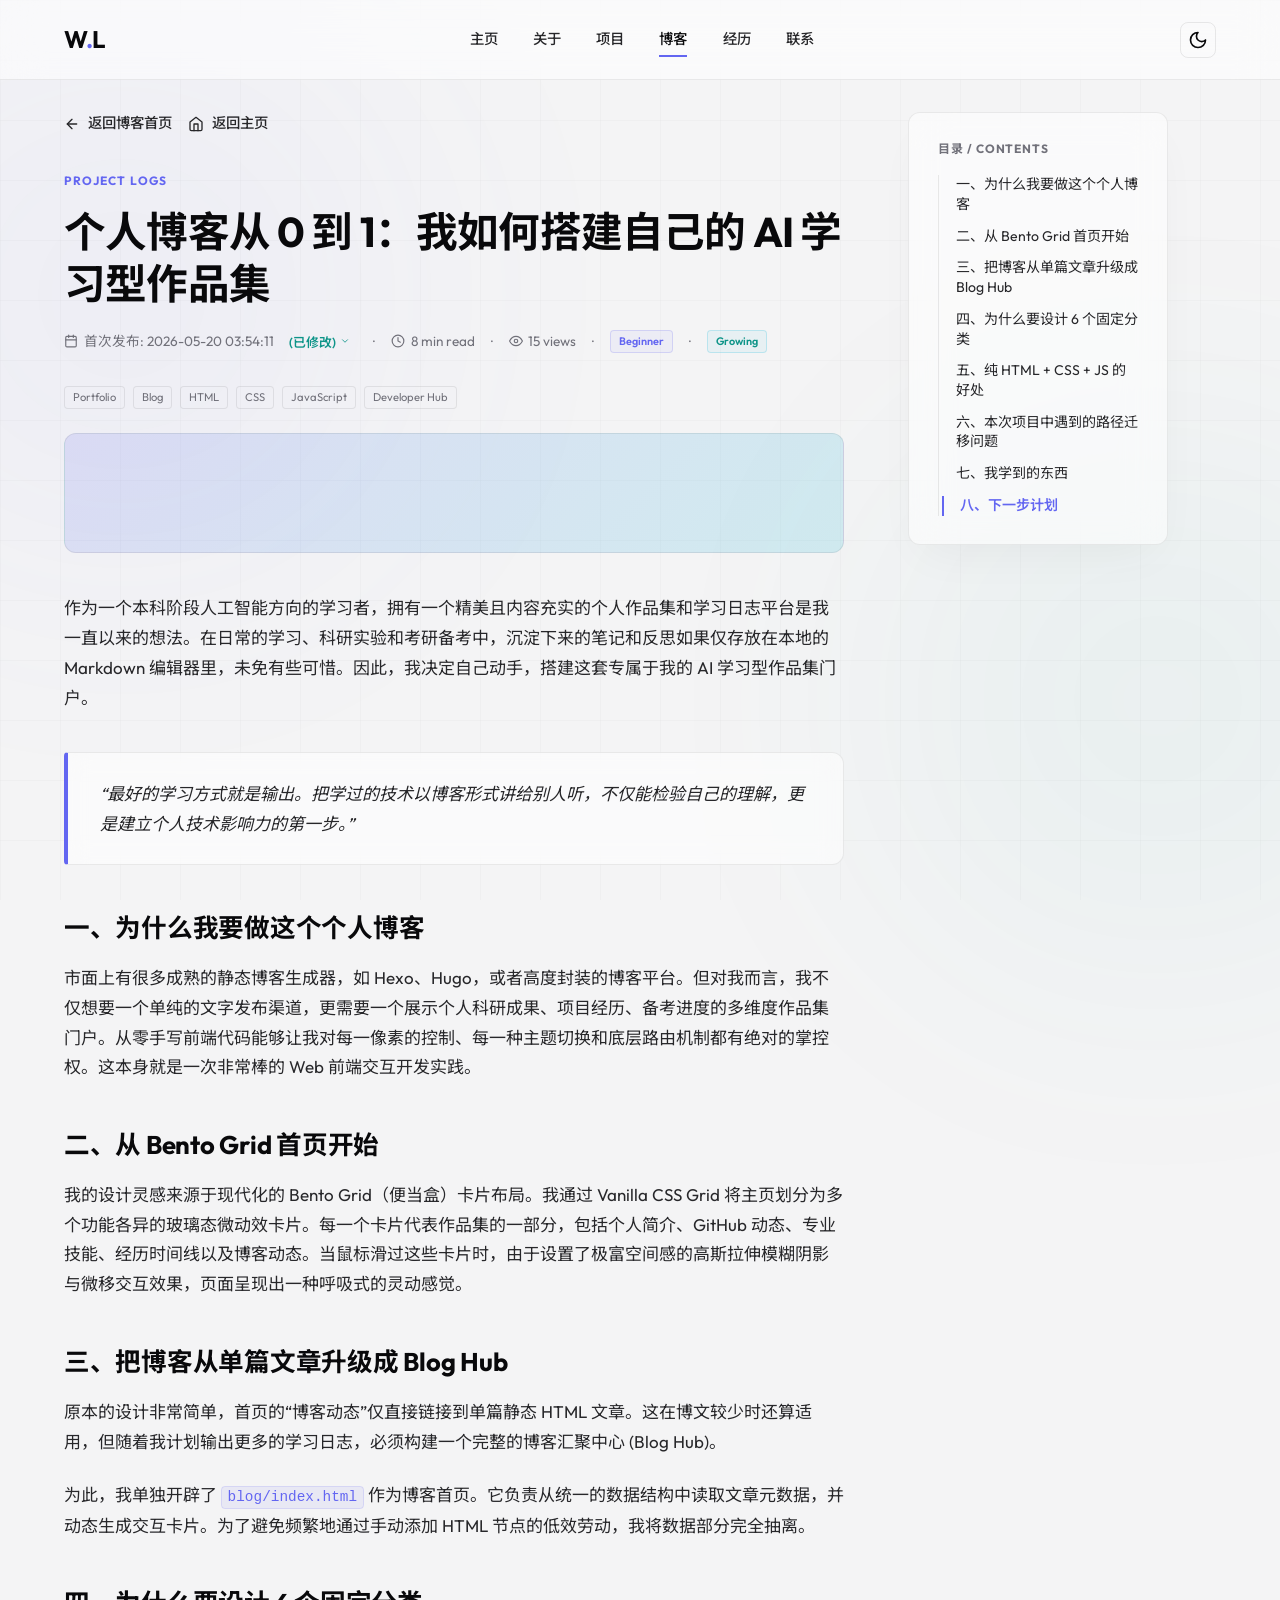
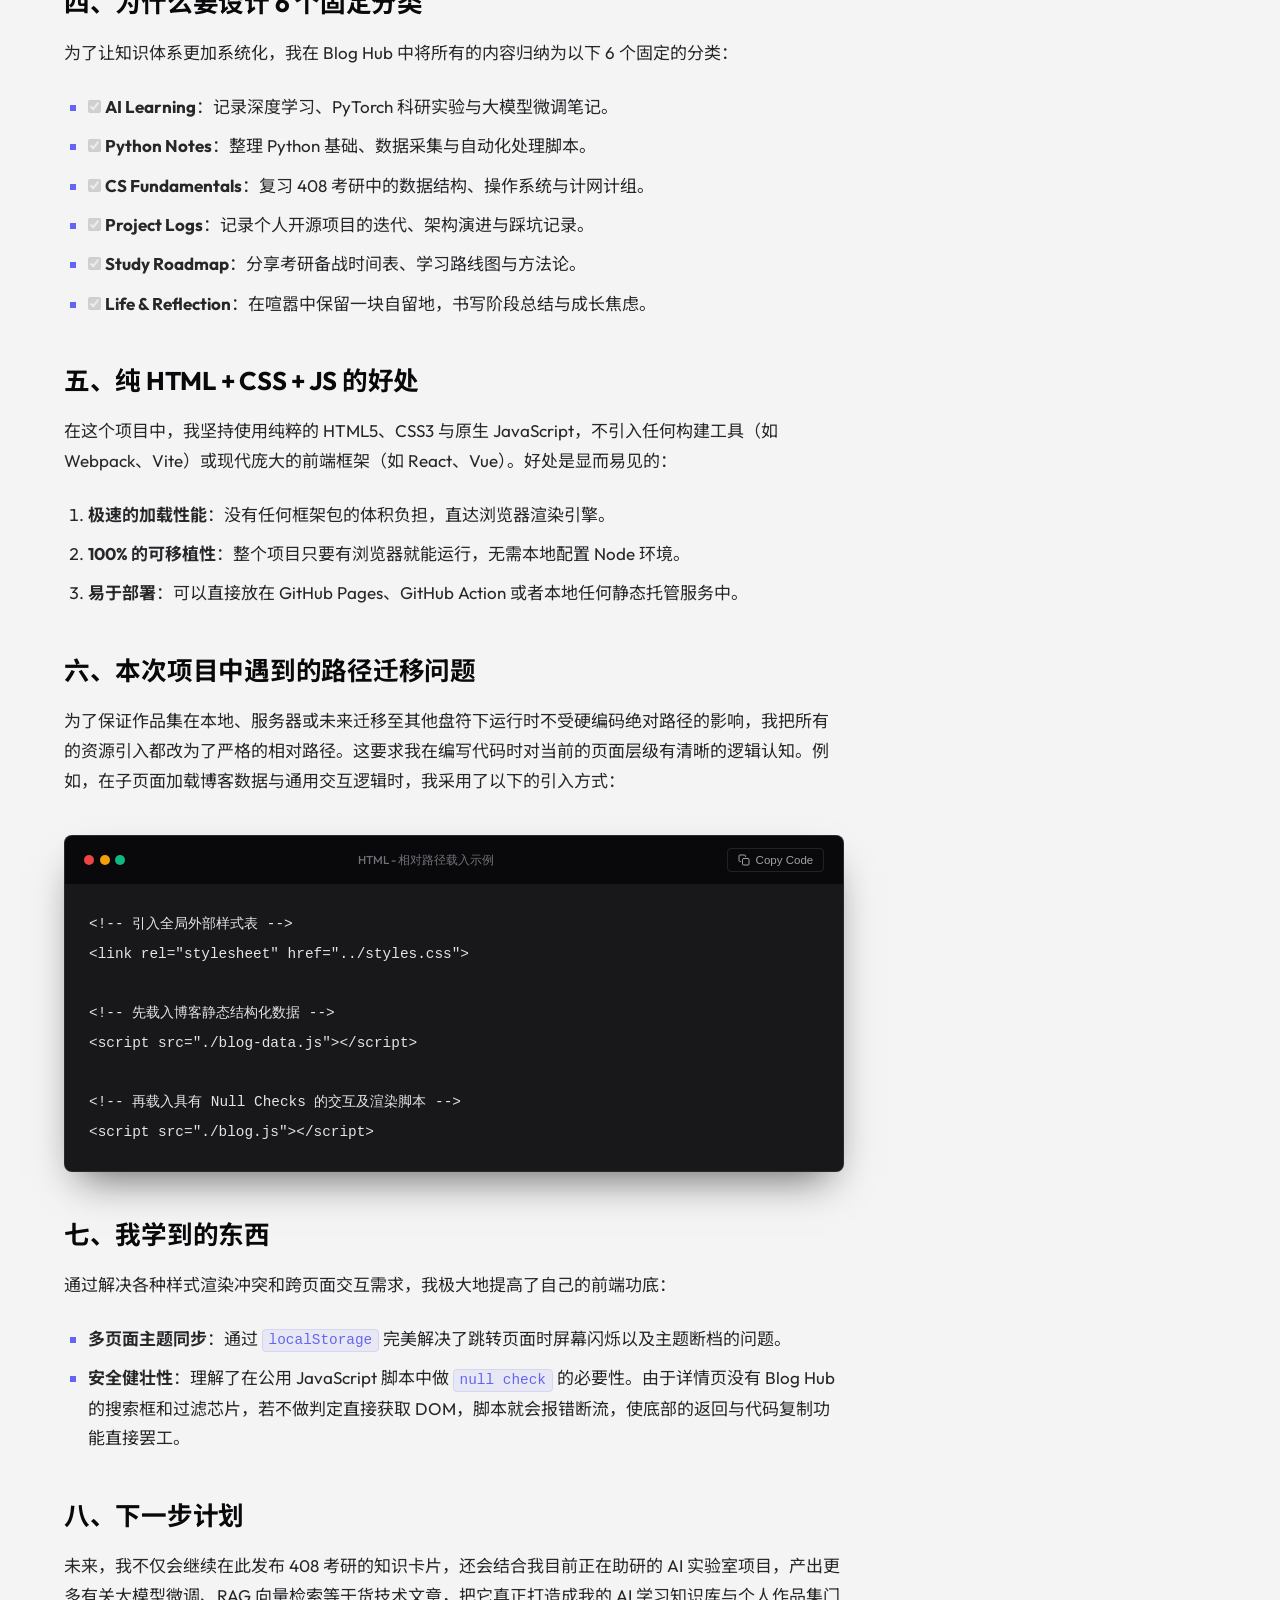
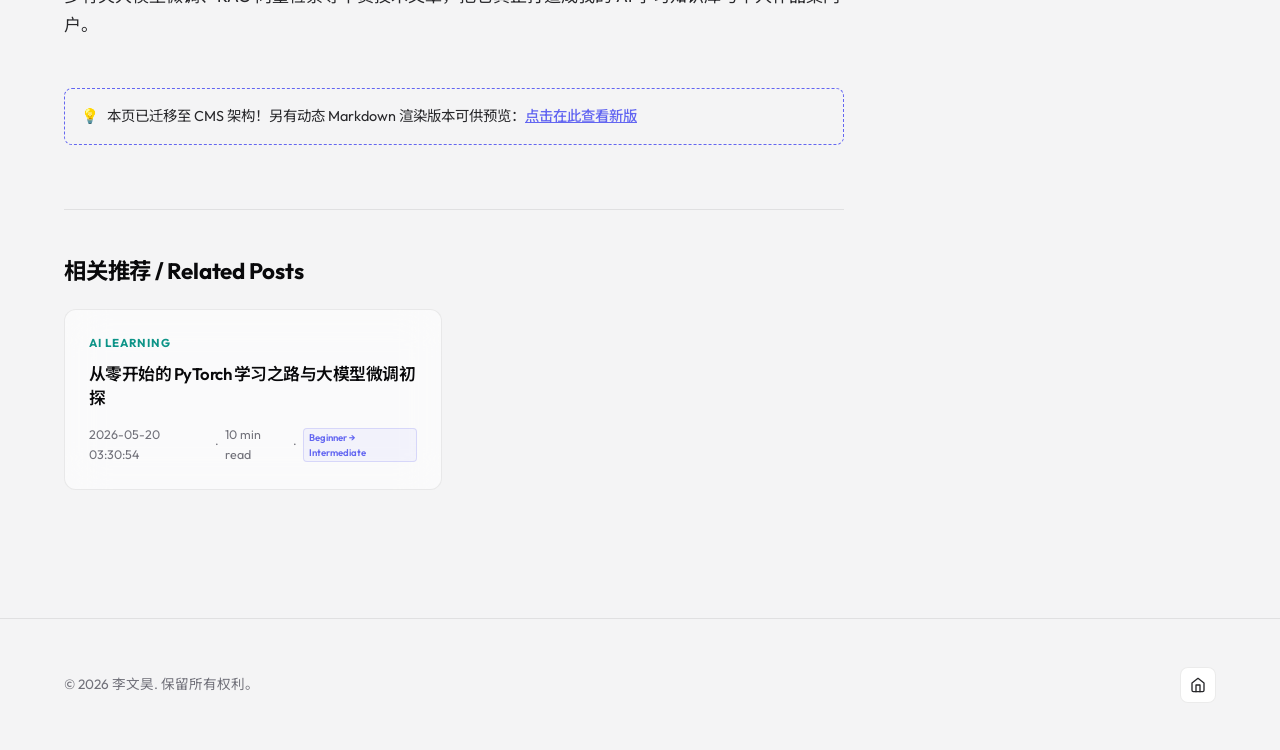
<file: blog/portfolio-blog-build.html>
<!DOCTYPE html>
<html lang="zh-CN" data-theme="dark">
<head>
    <meta charset="UTF-8">
    <meta name="viewport" content="width=device-width, initial-scale=1.0">
    <title>个人博客从 0 到 1：我如何搭建自己的 AI 学习型作品集 | 李文昊的个人博客</title>
    <meta name="description" content="记录我如何把一个 Bento Grid 个人主页升级成带分类、搜索、主题同步和文章系统的 AI 学习型作品集。">
    <!-- Google Fonts -->
    <link rel="preconnect" href="https://fonts.googleapis.com">
    <link rel="preconnect" href="https://fonts.gstatic.com" crossorigin>
    <link href="https://fonts.googleapis.com/css2?family=Outfit:wght@300;400;500;600;700&family=Noto+Sans+SC:wght@300;400;500;700&display=swap" rel="stylesheet">
    <!-- Stylesheets -->
    <link rel="stylesheet" href="../styles.css">
    <link rel="stylesheet" href="./blog.css">
</head>
<body>
    <!-- Radial Glow Background Accents -->
    <div class="glow-sphere glow-1"></div>
    <div class="glow-sphere glow-2"></div>
    <div class="grid-background"></div>

    <!-- Navigation Header -->
    <header class="navbar" id="navbar">
        <div class="nav-container">
            <a href="../index.html" class="logo" id="logo-link">
                <span>W</span><span class="logo-dot">.</span><span>L</span>
            </a>
            
            <nav class="nav-menu">
                <a href="../index.html#hero" class="nav-link">主页</a>
                <a href="../index.html#about" class="nav-link">关于</a>
                <a href="../index.html#projects" class="nav-link">项目</a>
                <a href="../index.html#blog" class="nav-link active">博客</a>
                <a href="../index.html#experience" class="nav-link">经历</a>
                <a href="../index.html#contact" class="nav-link">联系</a>
            </nav>

            <div class="nav-controls">
                <button class="theme-toggle" id="theme-toggle" aria-label="切换浅色模式">
                    <!-- Sun Icon -->
                    <svg class="icon-sun" xmlns="http://www.w3.org/2000/svg" width="20" height="20" viewBox="0 0 24 24" fill="none" stroke="currentColor" stroke-width="2" stroke-linecap="round" stroke-linejoin="round">
                        <circle cx="12" cy="12" r="4"></circle>
                        <path d="M12 2v2M12 20v2M4.93 4.93l1.41 1.41M17.66 17.66l1.41 1.41M2 12h2M20 12h2M6.34 17.66l-1.41 1.41M19.07 4.93l-1.41 1.41"></path>
                    </svg>
                    <!-- Moon Icon -->
                    <svg class="icon-moon" xmlns="http://www.w3.org/2000/svg" width="20" height="20" viewBox="0 0 24 24" fill="none" stroke="currentColor" stroke-width="2" stroke-linecap="round" stroke-linejoin="round">
                        <path d="M12 3a6 6 0 0 0 9 9 9 9 0 1 1-9-9Z"></path>
                    </svg>
                </button>
            </div>
        </div>
    </header>

    <!-- Main Content Area -->
    <main class="blog-content-wrapper">
        <div class="blog-container">
            
            <!-- Left Column: Article Body -->
            <article class="blog-main">
                <!-- Back Buttons -->
                <div style="display: flex; gap: 1rem; margin-bottom: 2rem;">
                    <a href="./index.html" class="btn-back" style="margin-bottom: 0;">
                        <svg xmlns="http://www.w3.org/2000/svg" width="16" height="16" viewBox="0 0 24 24" fill="none" stroke="currentColor" stroke-width="2" stroke-linecap="round" stroke-linejoin="round">
                            <line x1="19" y1="12" x2="5" y2="12"></line>
                            <polyline points="12 19 5 12 12 5"></polyline>
                        </svg>
                        <span>返回博客首页</span>
                    </a>
                    <a href="../index.html" class="btn-back" style="margin-bottom: 0;">
                        <svg xmlns="http://www.w3.org/2000/svg" width="16" height="16" viewBox="0 0 24 24" fill="none" stroke="currentColor" stroke-width="2" stroke-linecap="round" stroke-linejoin="round">
                            <path d="m3 9 9-7 9 7v11a2 2 0 0 1-2 2H5a2 2 0 0 1-2-2z"></path>
                            <polyline points="9 22 9 12 15 12 15 22"></polyline>
                        </svg>
                        <span>返回主页</span>
                    </a>
                </div>

                <!-- Article Header Info -->
                <header class="article-header">
                    <span class="article-category">Project Logs</span>
                    <h1 class="article-title">个人博客从 0 到 1：我如何搭建自己的 AI 学习型作品集</h1>
                    
                    <div class="article-meta">
                        <div class="meta-date-wrapper">
                            <span class="meta-date-main">
                                <svg xmlns="http://www.w3.org/2000/svg" width="14" height="14" viewBox="0 0 24 24" fill="none" stroke="currentColor" stroke-width="2" stroke-linecap="round" stroke-linejoin="round"><rect x="3" y="4" width="18" height="18" rx="2" ry="2"></rect><line x1="16" y1="2" x2="16" y2="6"></line><line x1="8" y1="2" x2="8" y2="6"></line><line x1="3" y1="10" x2="21" y2="10"></line></svg>
                                首次发布: 2026-05-20 03:54:11
                            </span>
                            <div class="history-dropdown-container">
                                <button class="btn-history-toggle" id="history-toggle" aria-label="查看修改历史">
                                    <span>(已修改)</span>
                                    <svg class="icon-chevron" xmlns="http://www.w3.org/2000/svg" width="10" height="10" viewBox="0 0 24 24" fill="none" stroke="currentColor" stroke-width="2" stroke-linecap="round" stroke-linejoin="round"><path d="m6 9 6 6 6-6"/></svg>
                                </button>
                                <div class="history-dropdown-menu" id="history-menu">
                                    <div class="history-dropdown-header">修改历史记录</div>
                                    <div class="history-item">
                                        <span class="history-dot"></span>
                                        <div class="history-info">
                                            <span class="history-time">2026-05-20 03:54:11</span>
                                            <span class="history-desc">首次发布: 博客开发复盘日志正式上线</span>
                                        </div>
                                    </div>
                                </div>
                            </div>
                        </div>
                        <span>·</span>
                        <span>
                            <svg xmlns="http://www.w3.org/2000/svg" width="14" height="14" viewBox="0 0 24 24" fill="none" stroke="currentColor" stroke-width="2" stroke-linecap="round" stroke-linejoin="round"><circle cx="12" cy="12" r="10"></circle><polyline points="12 6 12 12 16 14"></polyline></svg>
                            8 min read
                        </span>
                        <span>·</span>
                        <span>
                            <svg xmlns="http://www.w3.org/2000/svg" width="14" height="14" viewBox="0 0 24 24" fill="none" stroke="currentColor" stroke-width="2" stroke-linecap="round" stroke-linejoin="round"><path d="M1 12s4-8 11-8 11 8 11 8-4 8-11 8-11-8-11-8z"></path><circle cx="12" cy="12" r="3"></circle></svg>
                            15 views
                        </span>
                        <span>·</span>
                        <span class="difficulty-badge">Beginner</span>
                        <span>·</span>
                        <span class="status-badge status-growing">Growing</span>
                    </div>

                    <div style="display: flex; flex-wrap: wrap; gap: 0.5rem; margin-top: 1rem; margin-bottom: 1.5rem;">
                        <span class="post-tag">Portfolio</span>
                        <span class="post-tag">Blog</span>
                        <span class="post-tag">HTML</span>
                        <span class="post-tag">CSS</span>
                        <span class="post-tag">JavaScript</span>
                        <span class="post-tag">Developer Hub</span>
                    </div>

                    <!-- Ambient Cover Gradient -->
                    <div class="article-cover-gradient"></div>
                </header>

                <!-- Article Core Body -->
                <div class="blog-content">
                    <p>作为一个本科阶段人工智能方向的学习者，拥有一个精美且内容充实的个人作品集和学习日志平台是我一直以来的想法。在日常的学习、科研实验和考研备考中，沉淀下来的笔记和反思如果仅存放在本地的 Markdown 编辑器里，未免有些可惜。因此，我决定自己动手，搭建这套专属于我的 AI 学习型作品集门户。</p>

                    <blockquote>
                        <p>“最好的学习方式就是输出。把学过的技术以博客形式讲给别人听，不仅能检验自己的理解，更是建立个人技术影响力的第一步。”</p>
                    </blockquote>

                    <h2 id="section-1">一、为什么我要做这个个人博客</h2>
                    <p>市面上有很多成熟的静态博客生成器，如 Hexo、Hugo，或者高度封装的博客平台。但对我而言，我不仅想要一个单纯的文字发布渠道，更需要一个展示个人科研成果、项目经历、备考进度的多维度作品集门户。从零手写前端代码能够让我对每一像素的控制、每一种主题切换和底层路由机制都有绝对的掌控权。这本身就是一次非常棒的 Web 前端交互开发实践。</p>

                    <h2 id="section-2">二、从 Bento Grid 首页开始</h2>
                    <p>我的设计灵感来源于现代化的 Bento Grid（便当盒）卡片布局。我通过 Vanilla CSS Grid 将主页划分为多个功能各异的玻璃态微动效卡片。每一个卡片代表作品集的一部分，包括个人简介、GitHub 动态、专业技能、经历时间线以及博客动态。当鼠标滑过这些卡片时，由于设置了极富空间感的高斯拉伸模糊阴影与微移交互效果，页面呈现出一种呼吸式的灵动感觉。</p>

                    <h2 id="section-3">三、把博客从单篇文章升级成 Blog Hub</h2>
                    <p>原本的设计非常简单，首页的“博客动态”仅直接链接到单篇静态 HTML 文章。这在博文较少时还算适用，但随着我计划输出更多的学习日志，必须构建一个完整的博客汇聚中心 (Blog Hub)。</p>
                    <p>为此，我单独开辟了 <code>blog/index.html</code> 作为博客首页。它负责从统一的数据结构中读取文章元数据，并动态生成交互卡片。为了避免频繁地通过手动添加 HTML 节点的低效劳动，我将数据部分完全抽离。</p>

                    <h2 id="section-4">四、为什么要设计 6 个固定分类</h2>
                    <p>为了让知识体系更加系统化，我在 Blog Hub 中将所有的内容归纳为以下 6 个固定的分类：</p>
                    <ul class="task-list">
                        <li><input type="checkbox" checked disabled> <strong>AI Learning</strong>：记录深度学习、PyTorch 科研实验与大模型微调笔记。</li>
                        <li><input type="checkbox" checked disabled> <strong>Python Notes</strong>：整理 Python 基础、数据采集与自动化处理脚本。</li>
                        <li><input type="checkbox" checked disabled> <strong>CS Fundamentals</strong>：复习 408 考研中的数据结构、操作系统与计网计组。</li>
                        <li><input type="checkbox" checked disabled> <strong>Project Logs</strong>：记录个人开源项目的迭代、架构演进与踩坑记录。</li>
                        <li><input type="checkbox" checked disabled> <strong>Study Roadmap</strong>：分享考研备战时间表、学习路线图与方法论。</li>
                        <li><input type="checkbox" checked disabled> <strong>Life & Reflection</strong>：在喧嚣中保留一块自留地，书写阶段总结与成长焦虑。</li>
                    </ul>

                    <h2 id="section-5">五、纯 HTML + CSS + JS 的好处</h2>
                    <p>在这个项目中，我坚持使用纯粹的 HTML5、CSS3 与原生 JavaScript，不引入任何构建工具（如 Webpack、Vite）或现代庞大的前端框架（如 React、Vue）。好处是显而易见的：</p>
                    <ol>
                        <li><strong>极速的加载性能</strong>：没有任何框架包的体积负担，直达浏览器渲染引擎。</li>
                        <li><strong>100% 的可移植性</strong>：整个项目只要有浏览器就能运行，无需本地配置 Node 环境。</li>
                        <li><strong>易于部署</strong>：可以直接放在 GitHub Pages、GitHub Action 或者本地任何静态托管服务中。</li>
                    </ol>

                    <h2 id="section-6">六、本次项目中遇到的路径迁移问题</h2>
                    <p>为了保证作品集在本地、服务器或未来迁移至其他盘符下运行时不受硬编码绝对路径的影响，我把所有的资源引入都改为了严格的相对路径。这要求我在编写代码时对当前的页面层级有清晰的逻辑认知。例如，在子页面加载博客数据与通用交互逻辑时，我采用了以下的引入方式：</p>

                    <div class="code-window">
                        <div class="code-header">
                            <div class="code-dots">
                                <span class="code-dot red"></span>
                                <span class="code-dot yellow"></span>
                                <span class="code-dot green"></span>
                            </div>
                            <span class="code-title">HTML - 相对路径载入示例</span>
                            <button class="btn-copy">
                                <svg xmlns="http://www.w3.org/2000/svg" width="12" height="12" viewBox="0 0 24 24" fill="none" stroke="currentColor" stroke-width="2" stroke-linecap="round" stroke-linejoin="round"><rect x="9" y="9" width="13" height="13" rx="2" ry="2"/><path d="M5 15H4a2 2 0 0 1-2-2V4a2 2 0 0 1 2-2h9a2 2 0 0 1 2 2v1"/></svg>
                                <span>Copy Code</span>
                            </button>
                        </div>
                        <pre><code>&lt;!-- 引入全局外部样式表 --&gt;
&lt;link rel="stylesheet" href="../styles.css"&gt;

&lt;!-- 先载入博客静态结构化数据 --&gt;
&lt;script src="./blog-data.js"&gt;&lt;/script&gt;

&lt;!-- 再载入具有 Null Checks 的交互及渲染脚本 --&gt;
&lt;script src="./blog.js"&gt;&lt;/script&gt;</code></pre>
                    </div>

                    <h2 id="section-7">七、我学到的东西</h2>
                    <p>通过解决各种样式渲染冲突和跨页面交互需求，我极大地提高了自己的前端功底：</p>
                    <ul>
                        <li><strong>多页面主题同步</strong>：通过 <code>localStorage</code> 完美解决了跳转页面时屏幕闪烁以及主题断档的问题。</li>
                        <li><strong>安全健壮性</strong>：理解了在公用 JavaScript 脚本中做 <code>null check</code> 的必要性。由于详情页没有 Blog Hub 的搜索框和过滤芯片，若不做判定直接获取 DOM，脚本就会报错断流，使底部的返回与代码复制功能直接罢工。</li>
                    </ul>

                    <h2 id="section-8">八、下一步计划</h2>
                    <p>未来，我不仅会继续在此发布 408 考研的知识卡片，还会结合我目前正在助研的 AI 实验室项目，产出更多有关大模型微调、RAG 向量检索等干货技术文章，把它真正打造成我的 AI 学习知识库与个人作品集门户。</p>
                </div>

                <!-- Markdown Version Tip -->
                <div style="margin-top: 3rem; padding: 1rem; border: 1px dashed var(--accent); border-radius: 8px; background: rgba(255,255,255,0.02); display: flex; align-items: center; gap: 0.5rem; font-size: 0.9rem; color: var(--text-secondary);">
                    <span>💡</span>
                    <span>本页已迁移至 CMS 架构！另有动态 Markdown 渲染版本可供预览：<a href="./post.html?post=portfolio-blog-build" style="color: var(--accent); text-decoration: underline; font-weight: 500;">点击在此查看新版</a></span>
                </div>

                <!-- Related Posts -->
                <section class="related-posts-section">
                    <h3 class="related-posts-title">相关推荐 / Related Posts</h3>
                    <div class="related-posts-grid">
                        <a href="./first-post.html" class="related-post-card">
                            <span class="related-post-category">AI Learning</span>
                            <h4 class="related-post-title">从零开始的 PyTorch 学习之路与大模型微调初探</h4>
                            <div class="related-post-meta">
                                <span>2026-05-20 03:30:54</span>
                                <span>·</span>
                                <span>10 min read</span>
                                <span>·</span>
                                <span class="difficulty-badge" style="padding: 1px 5px; font-size: 0.6rem;">Beginner → Intermediate</span>
                            </div>
                        </a>
                    </div>
                </section>
            </article>

            <!-- Right Column: Sidebar Table of Contents (TOC) -->
            <aside class="blog-sidebar">
                <div class="toc-card">
                    <h3 class="toc-title">目录 / Contents</h3>
                    <ul class="toc-list">
                        <li class="toc-item"><a href="#section-1" class="toc-link">一、为什么我要做这个个人博客</a></li>
                        <li class="toc-item"><a href="#section-2" class="toc-link">二、从 Bento Grid 首页开始</a></li>
                        <li class="toc-item"><a href="#section-3" class="toc-link">三、把博客从单篇文章升级成 Blog Hub</a></li>
                        <li class="toc-item"><a href="#section-4" class="toc-link">四、为什么要设计 6 个固定分类</a></li>
                        <li class="toc-item"><a href="#section-5" class="toc-link">五、纯 HTML + CSS + JS 的好处</a></li>
                        <li class="toc-item"><a href="#section-6" class="toc-link">六、本次项目中遇到的路径迁移问题</a></li>
                        <li class="toc-item"><a href="#section-7" class="toc-link">七、我学到的东西</a></li>
                        <li class="toc-item"><a href="#section-8" class="toc-link">八、下一步计划</a></li>
                    </ul>
                </div>
            </aside>

        </div>
    </main>

    <!-- Footer -->
    <footer class="footer">
        <div class="footer-container">
            <p class="copyright">&copy; 2026 李文昊. 保留所有权利。</p>
            <a href="../index.html" class="back-to-top" style="display: flex; text-decoration: none;" aria-label="返回首页">
                <svg xmlns="http://www.w3.org/2000/svg" width="16" height="16" viewBox="0 0 24 24" fill="none" stroke="currentColor" stroke-width="2" stroke-linecap="round" stroke-linejoin="round">
                    <path d="m3 9 9-7 9 7v11a2 2 0 0 1-2 2H5a2 2 0 0 1-2-2z"></path>
                    <polyline points="9 22 9 12 15 12 15 22"></polyline>
                </svg>
            </a>
        </div>
    </footer>

    <!-- Scripts -->
    <script src="./blog-data.js"></script>
    <script src="./blog.js"></script>
</body>
</html>
</file>
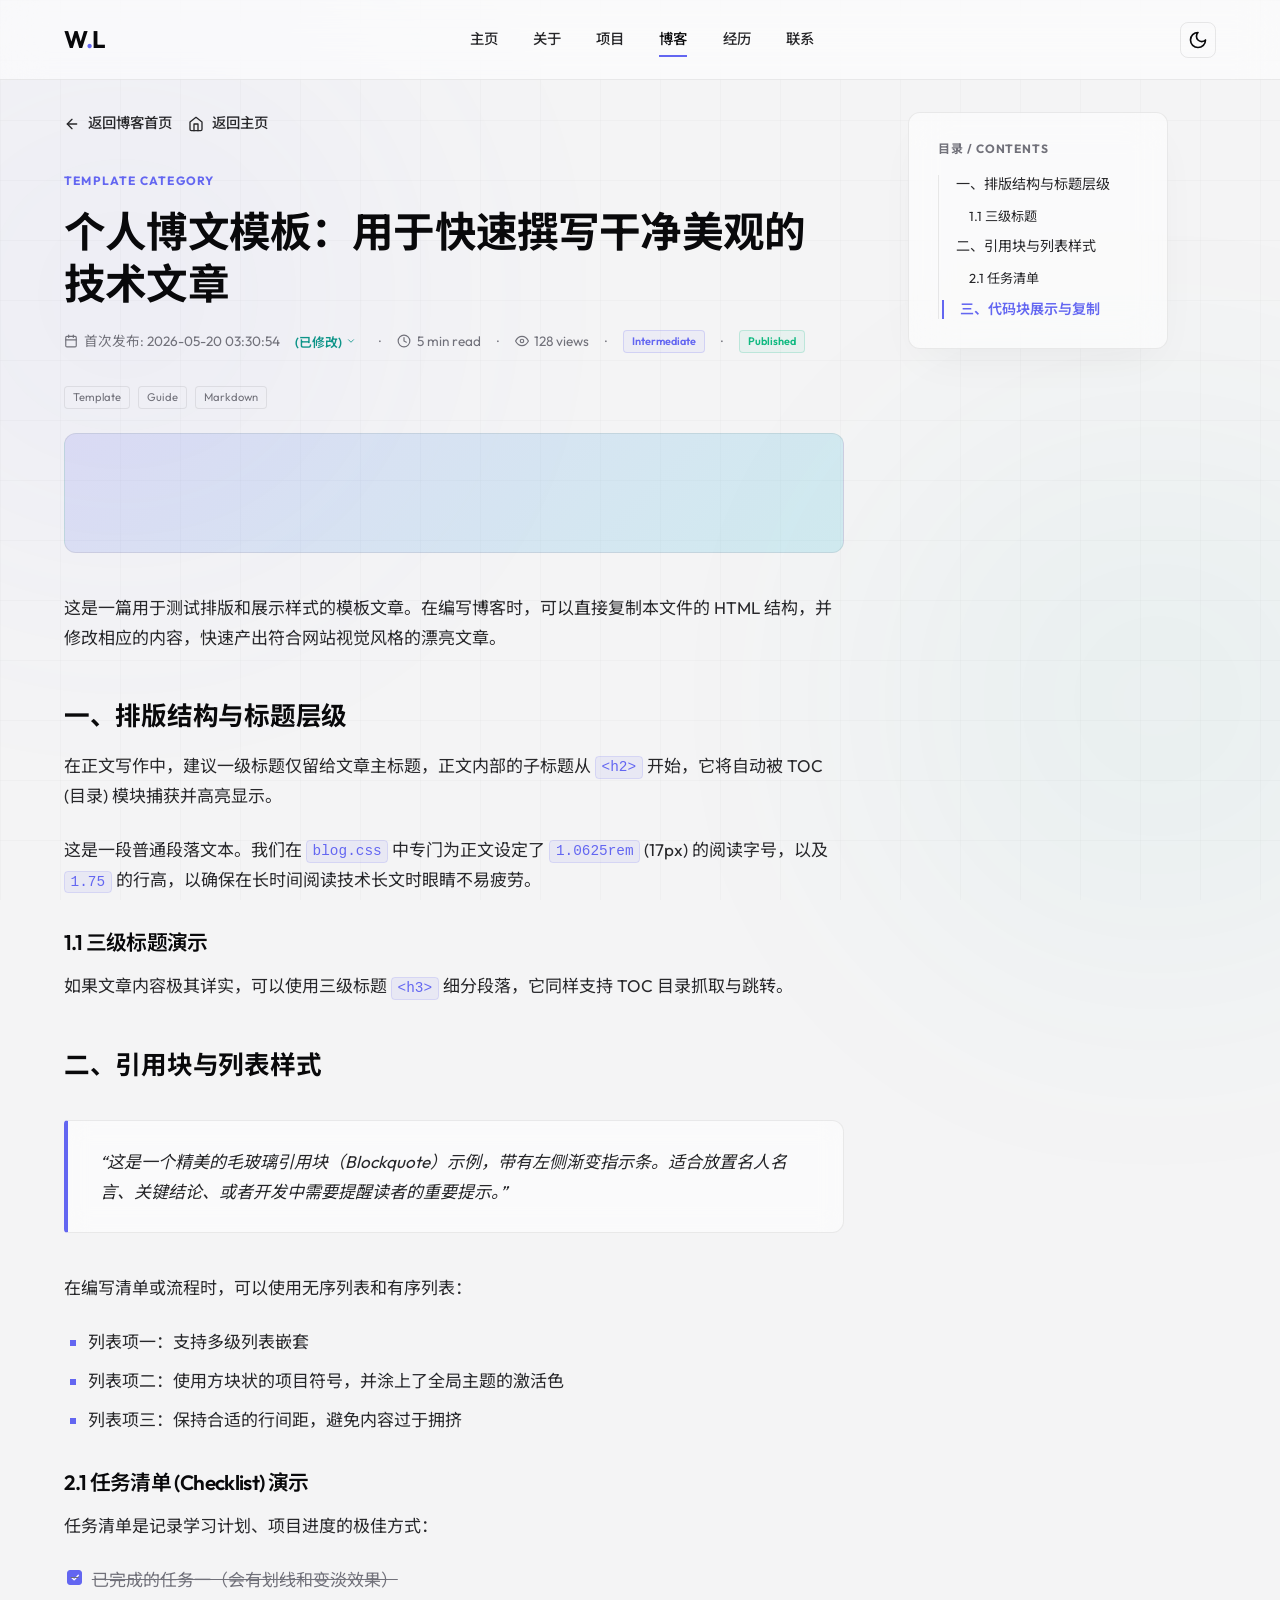
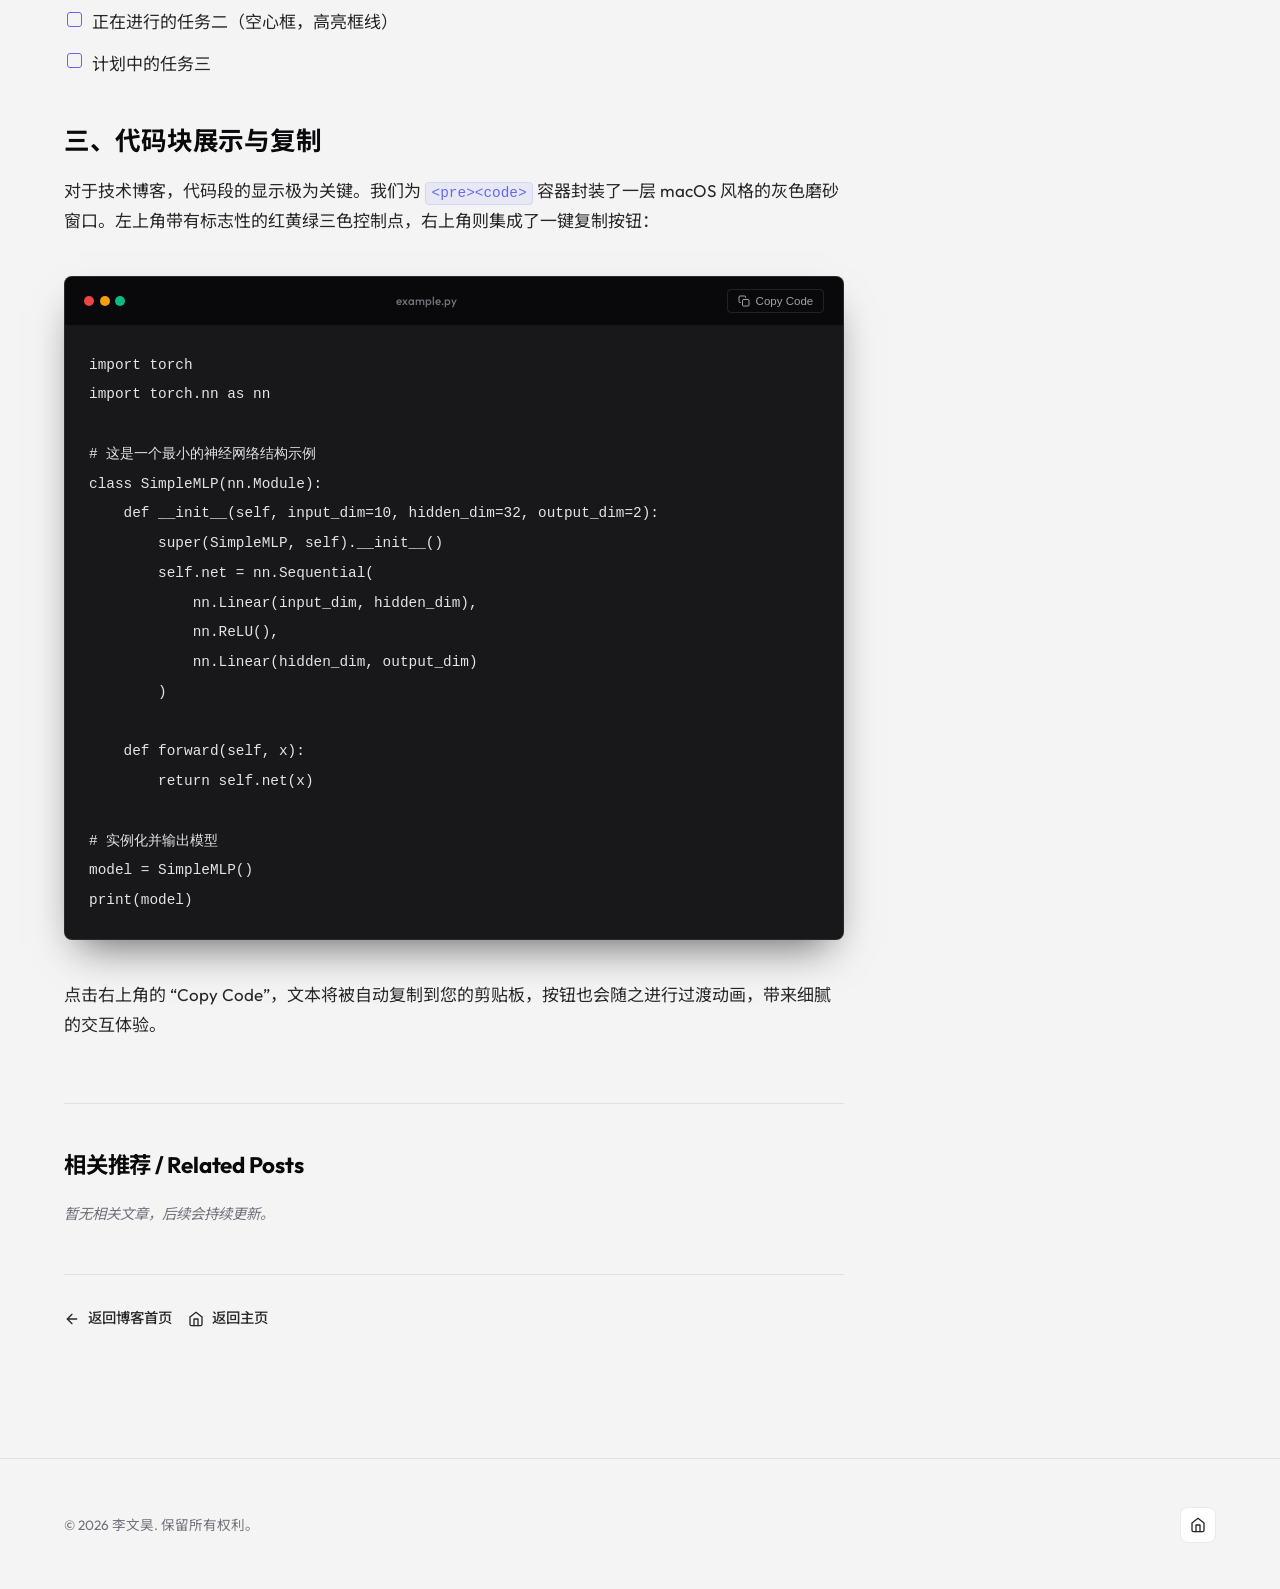
<file: blog/post-template.html>
<!DOCTYPE html>
<html lang="zh-CN" data-theme="dark">
<head>
    <meta charset="UTF-8">
    <meta name="viewport" content="width=device-width, initial-scale=1.0">
    <title>文章标题 | 李文昊的个人博客</title>
    <meta name="description" content="李文昊的个人博文模板页面。">
    <!-- Google Fonts -->
    <link rel="preconnect" href="https://fonts.googleapis.com">
    <link rel="preconnect" href="https://fonts.gstatic.com" crossorigin>
    <link href="https://fonts.googleapis.com/css2?family=Outfit:wght@300;400;500;600;700&family=Noto+Sans+SC:wght@300;400;500;700&display=swap" rel="stylesheet">
    <!-- Stylesheets -->
    <link rel="stylesheet" href="../styles.css">
    <link rel="stylesheet" href="./blog.css">
</head>
<body>
    <!-- Radial Glow Background Accents -->
    <div class="glow-sphere glow-1"></div>
    <div class="glow-sphere glow-2"></div>
    <div class="grid-background"></div>

    <!-- Navigation Header -->
    <header class="navbar" id="navbar">
        <div class="nav-container">
            <a href="../index.html" class="logo" id="logo-link">
                <span>W</span><span class="logo-dot">.</span><span>L</span>
            </a>
            
            <nav class="nav-menu">
                <a href="../index.html#hero" class="nav-link">主页</a>
                <a href="../index.html#about" class="nav-link">关于</a>
                <a href="../index.html#projects" class="nav-link">项目</a>
                <a href="../index.html#blog" class="nav-link active">博客</a>
                <a href="../index.html#experience" class="nav-link">经历</a>
                <a href="../index.html#contact" class="nav-link">联系</a>
            </nav>

            <div class="nav-controls">
                <!-- Theme Toggle Button (synchronized theme state) -->
                <button class="theme-toggle" id="theme-toggle" aria-label="切换浅色模式">
                    <!-- Sun Icon (shown in dark theme) -->
                    <svg class="icon-sun" xmlns="http://www.w3.org/2000/svg" width="20" height="20" viewBox="0 0 24 24" fill="none" stroke="currentColor" stroke-width="2" stroke-linecap="round" stroke-linejoin="round">
                        <circle cx="12" cy="12" r="4"></circle>
                        <path d="M12 2v2M12 20v2M4.93 4.93l1.41 1.41M17.66 17.66l1.41 1.41M2 12h2M20 12h2M6.34 17.66l-1.41 1.41M19.07 4.93l-1.41 1.41"></path>
                    </svg>
                    <!-- Moon Icon (shown in light theme) -->
                    <svg class="icon-moon" xmlns="http://www.w3.org/2000/svg" width="20" height="20" viewBox="0 0 24 24" fill="none" stroke="currentColor" stroke-width="2" stroke-linecap="round" stroke-linejoin="round">
                        <path d="M12 3a6 6 0 0 0 9 9 9 9 0 1 1-9-9Z"></path>
                    </svg>
                </button>
            </div>
        </div>
    </header>

    <!-- Main Content Area -->
    <main class="blog-content-wrapper">
        <div class="blog-container">
            
            <!-- Left Column: Article Body -->
            <article class="blog-main">
                <!-- Back Buttons -->
                <div style="display: flex; gap: 1rem; margin-bottom: 2rem;">
                    <a href="./index.html" class="btn-back" style="margin-bottom: 0;">
                        <svg xmlns="http://www.w3.org/2000/svg" width="16" height="16" viewBox="0 0 24 24" fill="none" stroke="currentColor" stroke-width="2" stroke-linecap="round" stroke-linejoin="round">
                            <line x1="19" y1="12" x2="5" y2="12"></line>
                            <polyline points="12 19 5 12 12 5"></polyline>
                        </svg>
                        <span>返回博客首页</span>
                    </a>
                    <a href="../index.html" class="btn-back" style="margin-bottom: 0;">
                        <svg xmlns="http://www.w3.org/2000/svg" width="16" height="16" viewBox="0 0 24 24" fill="none" stroke="currentColor" stroke-width="2" stroke-linecap="round" stroke-linejoin="round">
                            <path d="m3 9 9-7 9 7v11a2 2 0 0 1-2 2H5a2 2 0 0 1-2-2z"></path>
                            <polyline points="9 22 9 12 15 12 15 22"></polyline>
                        </svg>
                        <span>返回主页</span>
                    </a>
                </div>

                <!-- Article Header Info -->
                <header class="article-header">
                    <span class="article-category">TEMPLATE CATEGORY</span>
                    <h1 class="article-title">个人博文模板：用于快速撰写干净美观的技术文章</h1>
                    
                    <div class="article-meta">
                        <div class="meta-date-wrapper">
                            <span class="meta-date-main">
                                <svg xmlns="http://www.w3.org/2000/svg" width="14" height="14" viewBox="0 0 24 24" fill="none" stroke="currentColor" stroke-width="2" stroke-linecap="round" stroke-linejoin="round"><rect x="3" y="4" width="18" height="18" rx="2" ry="2"></rect><line x1="16" y1="2" x2="16" y2="6"></line><line x1="8" y1="2" x2="8" y2="6"></line><line x1="3" y1="10" x2="21" y2="10"></line></svg>
                                首次发布: 2026-05-20 03:30:54
                            </span>
                            <div class="history-dropdown-container">
                                <button class="btn-history-toggle" id="history-toggle" aria-label="查看修改历史">
                                    <span>(已修改)</span>
                                    <svg class="icon-chevron" xmlns="http://www.w3.org/2000/svg" width="10" height="10" viewBox="0 0 24 24" fill="none" stroke="currentColor" stroke-width="2" stroke-linecap="round" stroke-linejoin="round"><path d="m6 9 6 6 6-6"/></svg>
                                </button>
                                <div class="history-dropdown-menu" id="history-menu">
                                    <div class="history-dropdown-header">修改历史记录</div>
                                    <div class="history-item">
                                        <span class="history-dot"></span>
                                        <div class="history-info">
                                            <span class="history-time">2026-05-20 12:45:10</span>
                                            <span class="history-desc">修改内容: 补充多栏分类样式与JS脚本交互支持</span>
                                        </div>
                                    </div>
                                    <div class="history-item">
                                        <span class="history-dot"></span>
                                        <div class="history-info">
                                            <span class="history-time">2026-05-20 03:30:54</span>
                                            <span class="history-desc">首次发布: 模板页基础框架发布</span>
                                        </div>
                                    </div>
                                </div>
                            </div>
                        </div>
                        <span>·</span>
                        <span>
                            <svg xmlns="http://www.w3.org/2000/svg" width="14" height="14" viewBox="0 0 24 24" fill="none" stroke="currentColor" stroke-width="2" stroke-linecap="round" stroke-linejoin="round"><circle cx="12" cy="12" r="10"></circle><polyline points="12 6 12 12 16 14"></polyline></svg>
                            5 min read
                        </span>
                        <span>·</span>
                        <span>
                            <svg xmlns="http://www.w3.org/2000/svg" width="14" height="14" viewBox="0 0 24 24" fill="none" stroke="currentColor" stroke-width="2" stroke-linecap="round" stroke-linejoin="round"><path d="M1 12s4-8 11-8 11 8 11 8-4 8-11 8-11-8-11-8z"></path><circle cx="12" cy="12" r="3"></circle></svg>
                            128 views
                        </span>
                        <span>·</span>
                        <span class="difficulty-badge">Intermediate</span>
                        <span>·</span>
                        <span class="status-badge status-published">Published</span>
                    </div>

                    <div style="display: flex; flex-wrap: wrap; gap: 0.5rem; margin-top: 1rem; margin-bottom: 1.5rem;">
                        <span class="post-tag">Template</span>
                        <span class="post-tag">Guide</span>
                        <span class="post-tag">Markdown</span>
                    </div>

                    <!-- Ambient Cover Gradient -->
                    <div class="article-cover-gradient"></div>
                </header>

                <!-- Article Core Body -->
                <div class="blog-content">
                    <p>这是一篇用于测试排版和展示样式的模板文章。在编写博客时，可以直接复制本文件的 HTML 结构，并修改相应的内容，快速产出符合网站视觉风格的漂亮文章。</p>

                    <h2 id="section-1">一、排版结构与标题层级</h2>
                    <p>在正文写作中，建议一级标题仅留给文章主标题，正文内部的子标题从 <code>&lt;h2&gt;</code> 开始，它将自动被 TOC (目录) 模块捕获并高亮显示。</p>
                    <p>这是一段普通段落文本。我们在 <code>blog.css</code> 中专门为正文设定了 <code>1.0625rem</code> (17px) 的阅读字号，以及 <code>1.75</code> 的行高，以确保在长时间阅读技术长文时眼睛不易疲劳。</p>

                    <h3 id="section-1-1">1.1 三级标题演示</h3>
                    <p>如果文章内容极其详实，可以使用三级标题 <code>&lt;h3&gt;</code> 细分段落，它同样支持 TOC 目录抓取与跳转。</p>

                    <h2 id="section-2">二、引用块与列表样式</h2>
                    <blockquote>
                        <p>“这是一个精美的毛玻璃引用块（Blockquote）示例，带有左侧渐变指示条。适合放置名人名言、关键结论、或者开发中需要提醒读者的重要提示。”</p>
                    </blockquote>

                    <p>在编写清单或流程时，可以使用无序列表和有序列表：</p>
                    <ul>
                        <li>列表项一：支持多级列表嵌套</li>
                        <li>列表项二：使用方块状的项目符号，并涂上了全局主题的激活色</li>
                        <li>列表项三：保持合适的行间距，避免内容过于拥挤</li>
                    </ul>

                    <h3 id="section-2-1">2.1 任务清单 (Checklist) 演示</h3>
                    <p>任务清单是记录学习计划、项目进度的极佳方式：</p>
                    <ul class="checklist">
                        <li class="checked">
                            <span class="checklist-box"></span>
                            <span>已完成的任务一（会有划线和变淡效果）</span>
                        </li>
                        <li>
                            <span class="checklist-box"></span>
                            <span>正在进行的任务二（空心框，高亮框线）</span>
                        </li>
                        <li>
                            <span class="checklist-box"></span>
                            <span>计划中的任务三</span>
                        </li>
                    </ul>

                    <h2 id="section-3">三、代码块展示与复制</h2>
                    <p>对于技术博客，代码段的显示极为关键。我们为 <code>&lt;pre&gt;&lt;code&gt;</code> 容器封装了一层 macOS 风格的灰色磨砂窗口。左上角带有标志性的红黄绿三色控制点，右上角则集成了一键复制按钮：</p>

                    <div class="code-window">
                        <div class="code-header">
                            <div class="code-dots">
                                <span class="code-dot red"></span>
                                <span class="code-dot yellow"></span>
                                <span class="code-dot green"></span>
                            </div>
                            <span class="code-title">example.py</span>
                            <button class="btn-copy">
                                <svg xmlns="http://www.w3.org/2000/svg" width="12" height="12" viewBox="0 0 24 24" fill="none" stroke="currentColor" stroke-width="2" stroke-linecap="round" stroke-linejoin="round"><rect x="9" y="9" width="13" height="13" rx="2" ry="2"></rect><path d="M5 15H4a2 2 0 0 1-2-2V4a2 2 0 0 1 2-2h9a2 2 0 0 1 2 2v1"></path></svg>
                                <span>Copy Code</span>
                            </button>
                        </div>
                        <pre><code class="language-python">import torch
import torch.nn as nn

# 这是一个最小的神经网络结构示例
class SimpleMLP(nn.Module):
    def __init__(self, input_dim=10, hidden_dim=32, output_dim=2):
        super(SimpleMLP, self).__init__()
        self.net = nn.Sequential(
            nn.Linear(input_dim, hidden_dim),
            nn.ReLU(),
            nn.Linear(hidden_dim, output_dim)
        )
        
    def forward(self, x):
        return self.net(x)

# 实例化并输出模型
model = SimpleMLP()
print(model)
</code></pre>
                    </div>

                    <p>点击右上角的 “Copy Code”，文本将被自动复制到您的剪贴板，按钮也会随之进行过渡动画，带来细腻的交互体验。</p>
                </div>

                <!-- Related Posts -->
                <section class="related-posts-section">
                    <h3 class="related-posts-title">相关推荐 / Related Posts</h3>
                    <div class="related-posts-empty">暂无相关文章，后续会持续更新。</div>
                </section>

                <!-- Bottom Back Buttons -->
                <div style="display: flex; gap: 1rem; margin-top: 3rem; border-top: 1px solid var(--border); padding-top: 2rem;">
                    <a href="./index.html" class="btn-back" style="margin-bottom: 0;">
                        <svg xmlns="http://www.w3.org/2000/svg" width="16" height="16" viewBox="0 0 24 24" fill="none" stroke="currentColor" stroke-width="2" stroke-linecap="round" stroke-linejoin="round">
                            <line x1="19" y1="12" x2="5" y2="12"></line>
                            <polyline points="12 19 5 12 12 5"></polyline>
                        </svg>
                        <span>返回博客首页</span>
                    </a>
                    <a href="../index.html" class="btn-back" style="margin-bottom: 0;">
                        <svg xmlns="http://www.w3.org/2000/svg" width="16" height="16" viewBox="0 0 24 24" fill="none" stroke="currentColor" stroke-width="2" stroke-linecap="round" stroke-linejoin="round">
                            <path d="m3 9 9-7 9 7v11a2 2 0 0 1-2 2H5a2 2 0 0 1-2-2z"></path>
                            <polyline points="9 22 9 12 15 12 15 22"></polyline>
                        </svg>
                        <span>返回主页</span>
                    </a>
                </div>
            </article>

            <!-- Right Column: Sidebar Table of Contents (TOC) -->
            <aside class="blog-sidebar">
                <div class="toc-card">
                    <h3 class="toc-title">目录 / Contents</h3>
                    <ul class="toc-list">
                        <li class="toc-item"><a href="#section-1" class="toc-link">一、排版结构与标题层级</a></li>
                        <li class="toc-item"><a href="#section-1-1" class="toc-link" style="padding-left: 1.8rem; font-size: 0.82rem;">1.1 三级标题</a></li>
                        <li class="toc-item"><a href="#section-2" class="toc-link">二、引用块与列表样式</a></li>
                        <li class="toc-item"><a href="#section-2-1" class="toc-link" style="padding-left: 1.8rem; font-size: 0.82rem;">2.1 任务清单</a></li>
                        <li class="toc-item"><a href="#section-3" class="toc-link">三、代码块展示与复制</a></li>
                    </ul>
                </div>
            </aside>

        </div>
    </main>

    <!-- Footer -->
    <footer class="footer">
        <div class="footer-container">
            <p class="copyright">&copy; 2026 李文昊. 保留所有权利。</p>
            <a href="../index.html" class="back-to-top" style="display: flex; text-decoration: none;" aria-label="返回首页">
                <svg xmlns="http://www.w3.org/2000/svg" width="16" height="16" viewBox="0 0 24 24" fill="none" stroke="currentColor" stroke-width="2" stroke-linecap="round" stroke-linejoin="round">
                    <path d="m3 9 9-7 9 7v11a2 2 0 0 1-2 2H5a2 2 0 0 1-2-2z"></path>
                    <polyline points="9 22 9 12 15 12 15 22"></polyline>
                </svg>
            </a>
        </div>
    </footer>

    <!-- Scripts -->
    <script src="./blog-data.js"></script>
    <script src="./blog.js"></script>
</body>
</html>
</file>
<file: styles.css>
/* ==========================================================================
   Design System & Unified Bento Variables
   ========================================================================== */
:root {
    /* Unified Fonts - No serif fonts, strict sans-serif hierarchy */
    --font-family: 'Outfit', 'Noto Sans SC', -apple-system, BlinkMacSystemFont, "Segoe UI", Roboto, Helvetica, Arial, sans-serif;

    /* Transitions */
    --transition-fast: 0.2s cubic-bezier(0.16, 1, 0.3, 1);
    --transition-normal: 0.4s cubic-bezier(0.16, 1, 0.3, 1);
    --transition-slow: 0.8s cubic-bezier(0.16, 1, 0.3, 1);

    /* Layout Constraints */
    --max-width: 1200px;
    --header-height: 80px;

    /* Default Theme: Dark (Optimized for AI developer look) */
    --bg-primary: #09090b;
    --bg-secondary: #121215;
    --text-primary: #fafafa;
    --text-secondary: #e4e4e7;
    --text-muted: #a1a1aa;
    --accent: #8b5cf6;       /* Violet */
    --accent-cyan: #06b6d4;  /* Cyan */
    --accent-rgb: 139, 92, 246;
    --border: rgba(255, 255, 255, 0.08);
    --border-hover: rgba(255, 255, 255, 0.2);
    --glass-bg: rgba(18, 18, 22, 0.45);
    --glass-border: rgba(255, 255, 255, 0.07);
    --shadow: 0 20px 45px -15px rgba(0, 0, 0, 0.8);
    --card-shadow-hover: 0 30px 60px -20px rgba(139, 92, 246, 0.15);
    --glow-opacity: 0.18;
}

/* Light Theme Override */
html[data-theme="light"] {
    --bg-primary: #f4f4f5;
    --bg-secondary: #ffffff;
    --text-primary: #09090b;
    --text-secondary: #27272a;
    --text-muted: #71717a;
    --accent: #6366f1;       /* Indigo */
    --accent-cyan: #0d9488;  /* Teal */
    --accent-rgb: 99, 102, 241;
    --border: rgba(0, 0, 0, 0.08);
    --border-hover: rgba(0, 0, 0, 0.2);
    --glass-bg: rgba(255, 255, 255, 0.55);
    --glass-border: rgba(0, 0, 0, 0.07);
    --shadow: 0 20px 45px -15px rgba(0, 0, 0, 0.05);
    --card-shadow-hover: 0 30px 60px -20px rgba(99, 102, 241, 0.12);
    --glow-opacity: 0.06;
}

/* ==========================================================================
   CSS Reset & Base Settings
   ========================================================================== */
*, *::before, *::after {
    box-sizing: border-box;
    margin: 0;
    padding: 0;
}

html {
    scroll-behavior: smooth;
    font-size: 16px;
    height: 100%;
}

body {
    background-color: var(--bg-primary);
    color: var(--text-primary);
    font-family: var(--font-family);
    font-weight: 400;
    line-height: 1.6;
    overflow-x: hidden;
    -webkit-font-smoothing: antialiased;
    -moz-osx-font-smoothing: grayscale;
    transition: background-color var(--transition-normal), color var(--transition-normal);
}

/* Dynamic Ambient Glow Spheres */
.glow-sphere {
    position: absolute;
    width: 500px;
    height: 500px;
    border-radius: 50%;
    z-index: -20;
    pointer-events: none;
    filter: blur(140px);
    transition: opacity var(--transition-normal);
}

.glow-1 {
    top: 5%;
    left: -10%;
    background-color: var(--accent);
    opacity: var(--glow-opacity);
}

.glow-2 {
    top: 50%;
    right: -10%;
    background-color: var(--accent-cyan);
    opacity: var(--glow-opacity);
}

/* Minimalist Background Grid */
.grid-background {
    position: fixed;
    top: 0;
    left: 0;
    width: 100vw;
    height: 100vh;
    background-image: 
        linear-gradient(to right, var(--border) 1px, transparent 1px),
        linear-gradient(to bottom, var(--border) 1px, transparent 1px);
    background-size: 60px 60px;
    opacity: 0.25;
    pointer-events: none;
    z-index: -10;
    transition: opacity var(--transition-normal);
}

/* Scrollbar Customization */
::-webkit-scrollbar {
    width: 6px;
}
::-webkit-scrollbar-track {
    background: var(--bg-primary);
}
::-webkit-scrollbar-thumb {
    background: var(--border);
    border-radius: 3px;
}
::-webkit-scrollbar-thumb:hover {
    background: var(--text-muted);
}

/* Typography Rules */
h1, h2, h3, h4, h5, h6 {
    color: var(--text-primary);
    font-weight: 600;
    line-height: 1.2;
    letter-spacing: -0.03em;
}

a {
    color: inherit;
    text-decoration: none;
    transition: color var(--transition-fast);
}

/* Global Highlights */
.highlight {
    background: linear-gradient(135deg, var(--accent) 0%, var(--accent-cyan) 100%);
    -webkit-background-clip: text;
    -webkit-text-fill-color: transparent;
    font-weight: 700;
}

/* Layout Container */
.container {
    max-width: var(--max-width);
    margin: 0 auto;
    padding: 0 1.5rem;
}

/* ==========================================================================
   Navigation Bar (Navbar)
   ========================================================================== */
.navbar {
    position: fixed;
    top: 0;
    left: 0;
    width: 100%;
    height: var(--header-height);
    background-color: var(--glass-bg);
    backdrop-filter: blur(20px);
    -webkit-backdrop-filter: blur(20px);
    border-bottom: 1px solid var(--glass-border);
    z-index: 100;
    transition: background-color var(--transition-normal), border-color var(--transition-normal), transform var(--transition-normal);
}

.navbar.nav-hidden {
    transform: translateY(-100%);
}

.nav-container {
    max-width: var(--max-width);
    height: 100%;
    margin: 0 auto;
    padding: 0 1.5rem;
    display: flex;
    align-items: center;
    justify-content: space-between;
}

/* Logo */
.logo {
    font-size: 1.5rem;
    font-weight: 700;
    letter-spacing: -0.05em;
    color: var(--text-primary);
}
.logo-dot {
    color: var(--accent);
}

/* Nav Menu */
.nav-menu {
    display: flex;
    gap: 2.2rem;
}

.nav-link {
    font-size: 0.9rem;
    font-weight: 500;
    color: var(--text-secondary);
    position: relative;
    padding: 0.4rem 0;
}

.nav-link:hover {
    color: var(--text-primary);
}

.nav-link::after {
    content: '';
    position: absolute;
    bottom: 0;
    left: 0;
    width: 100%;
    height: 2px;
    background-color: var(--accent);
    transform: scaleX(0);
    transform-origin: right;
    transition: transform var(--transition-normal);
}

.nav-link:hover::after,
.nav-link.active::after {
    transform: scaleX(1);
    transform-origin: left;
}

.nav-link.active {
    color: var(--text-primary);
}

/* Controls */
.nav-controls {
    display: flex;
    align-items: center;
    gap: 0.85rem;
}

.theme-toggle {
    background: none;
    border: 1px solid var(--border);
    border-radius: 8px;
    width: 36px;
    height: 36px;
    display: flex;
    align-items: center;
    justify-content: center;
    cursor: pointer;
    color: var(--text-primary);
    transition: background-color var(--transition-fast), border-color var(--transition-fast);
}

.theme-toggle:hover {
    background-color: rgba(var(--accent-rgb), 0.08);
    border-color: var(--accent);
}

html[data-theme="dark"] .icon-moon,
html[data-theme="light"] .icon-sun {
    display: none;
}

.mobile-toggle {
    display: none;
    background: none;
    border: none;
    cursor: pointer;
    color: var(--text-primary);
    padding: 0.5rem;
    z-index: 101;
}

/* Mobile Drawer Menu */
.mobile-menu-drawer {
    position: fixed;
    top: var(--header-height);
    left: 0;
    width: 100%;
    height: 0;
    background-color: var(--bg-primary);
    overflow: hidden;
    transition: height var(--transition-normal);
    border-bottom: 0 solid var(--border);
    z-index: 99;
}

.mobile-menu-drawer.open {
    height: calc(100vh - var(--header-height));
    border-bottom-width: 1px;
}

.mobile-nav-links {
    display: flex;
    flex-direction: column;
    align-items: center;
    justify-content: center;
    height: 100%;
    gap: 2.2rem;
    padding-bottom: 4rem;
}

.mobile-nav-link {
    font-size: 1.5rem;
    font-weight: 600;
    color: var(--text-secondary);
    transition: color var(--transition-fast), transform var(--transition-fast);
}

.mobile-nav-link:hover {
    color: var(--accent);
    transform: scale(1.05);
}

/* ==========================================================================
   Bento Grid Layout System
   ========================================================================== */
.bento-grid {
    display: grid;
    grid-template-columns: repeat(3, 1fr);
    grid-auto-rows: auto;
    gap: 1.5rem;
    padding-top: calc(var(--header-height) + 2rem);
    padding-bottom: 5rem;
}

/* Bento Card Base - Frosted Glass & Apple-style Physics Transitions */
.bento-card {
    background: var(--glass-bg);
    border: 1px solid var(--glass-border);
    border-radius: 16px;
    padding: 2.2rem;
    position: relative;
    overflow: hidden;
    backdrop-filter: blur(28px) saturate(190%);
    -webkit-backdrop-filter: blur(28px) saturate(190%);
    box-shadow: var(--shadow);
    /* Apple-style smooth decelerating transition curve */
    transition: 
        transform 0.6s cubic-bezier(0.16, 1, 0.3, 1), 
        border-color 0.6s cubic-bezier(0.16, 1, 0.3, 1), 
        box-shadow 0.6s cubic-bezier(0.16, 1, 0.3, 1);
    z-index: 1;
    
    /* Hardware acceleration rules to prevent Chrome sub-pixel text rendering blur */
    transform: translate3d(0, 0, 0);
    will-change: transform, box-shadow;
    backface-visibility: hidden;
    -webkit-backface-visibility: hidden;
}



/* iOS/iPhone Pop-Out Focus Zoom Effect (Base / Fallback) */
.bento-grid .bento-card:hover {
    transform: translate3d(0, -10px, 0) scale(1.03);
    z-index: 20;
    border-color: rgba(255, 255, 255, 0.25);
    box-shadow: 
        0 40px 80px -15px rgba(0, 0, 0, 0.7), 
        0 0 60px -5px rgba(var(--accent-rgb), 0.22);
}

html[data-theme="light"] .bento-grid .bento-card:hover {
    border-color: rgba(0, 0, 0, 0.2);
    box-shadow: 
        0 40px 80px -15px rgba(0, 0, 0, 0.12), 
        0 0 60px -5px rgba(var(--accent-rgb), 0.1);
}

/* Custom Hover Scale & Shifts per Card Type */

/* 1. Hero Card - heavy, glows intensely */
.bento-grid .hero-card:hover {
    transform: translate3d(0, -6px, 0) scale(1.018);
    box-shadow: 
        0 30px 60px -15px rgba(0, 0, 0, 0.7), 
        0 0 60px -5px rgba(var(--accent-rgb), 0.25),
        0 0 60px -5px rgba(6, 182, 212, 0.25);
}

/* 2. Avatar Card - subtle card lift, cyan neon border accent */
.bento-grid .avatar-card:hover {
    transform: translate3d(0, -6px, 0) scale(1.025);
    border-color: rgba(6, 182, 212, 0.3);
    box-shadow: 
        0 30px 60px -15px rgba(0, 0, 0, 0.7), 
        0 0 50px -10px rgba(6, 182, 212, 0.25);
}

/* 3. Status Card - moderate lift */
.bento-grid .status-card:hover {
    transform: translate3d(0, -8px, 0) scale(1.03);
}

/* 4. Skills Card - stays flat, child tags float interactively */
.bento-grid .skills-card:hover {
    transform: translate3d(0, -4px, 0) scale(1.006);
    box-shadow: 
        0 25px 50px -12px rgba(0, 0, 0, 0.65), 
        0 0 40px -10px rgba(var(--accent-rgb), 0.1);
}

/* 5. Project Cards - dramatic zoom & 3D lift */
.bento-grid .project-card:hover {
    transform: translate3d(0, -14px, 0) scale(1.045);
    box-shadow: 
        0 45px 90px -20px rgba(0, 0, 0, 0.75), 
        0 0 60px -5px rgba(var(--accent-rgb), 0.25);
}

/* 6. Experience Card - timeline progress indicator */
.bento-grid .experience-card:hover {
    transform: translate3d(0, -6px, 0) scale(1.012);
}

/* 7. Contact Card - magnetic link pull */
.bento-grid .contact-info-card:hover {
    transform: translate3d(0, -10px, 0) scale(1.035);
}



.bento-tag {
    font-size: 0.75rem;
    font-weight: 700;
    letter-spacing: 0.05em;
    color: var(--text-muted);
    text-transform: uppercase;
    margin-bottom: 0.5rem;
    display: inline-block;
}

.card-header {
    margin-bottom: 1.5rem;
}

.card-header h3 {
    font-size: 1.25rem;
    font-weight: 600;
}

/* ==========================================================================
   Bento Blocks Customization
   ========================================================================== */

/* 1. Hero Card */
.hero-card {
    grid-column: span 2;
    display: flex;
    flex-direction: column;
    justify-content: center;
}

.badge-glowing {
    display: inline-flex;
    align-items: center;
    gap: 0.5rem;
    font-size: 0.8rem;
    font-weight: 600;
    color: var(--accent);
    background-color: rgba(var(--accent-rgb), 0.08);
    border: 1px solid rgba(var(--accent-rgb), 0.15);
    padding: 0.35rem 0.85rem;
    border-radius: 20px;
    width: fit-content;
    margin-bottom: 1.5rem;
}

.pulse-dot {
    width: 6px;
    height: 6px;
    border-radius: 50%;
    background-color: var(--accent);
    box-shadow: 0 0 8px var(--accent);
    animation: dot-pulse 1.8s infinite alternate;
}

@keyframes dot-pulse {
    0% { transform: scale(0.8); opacity: 0.5; }
    100% { transform: scale(1.2); opacity: 1; }
}

.hero-title {
    font-size: 3rem;
    font-weight: 700;
    line-height: 1.15;
    margin-bottom: 1rem;
    letter-spacing: -0.04em;
}

.hero-subtitle {
    font-size: 1.2rem;
    font-weight: 400;
    color: var(--text-secondary);
    line-height: 1.5;
    max-width: 580px;
    margin-bottom: 2rem;
}

/* 2. Avatar Card */
.avatar-card {
    grid-column: span 1;
    display: flex;
    align-items: center;
    justify-content: center;
    padding: 1.5rem;
}

.avatar-frame {
    width: 100%;
    height: 100%;
    min-height: 280px;
    border-radius: 12px;
    overflow: hidden;
    position: relative;
    border: 1px solid var(--border);
}

.avatar-img {
    width: 100%;
    height: 100%;
    object-fit: cover;
    filter: grayscale(40%);
    transition: filter var(--transition-normal), transform var(--transition-normal);
}

.avatar-img {
    transition: filter 0.6s cubic-bezier(0.16, 1, 0.3, 1), transform 0.6s cubic-bezier(0.16, 1, 0.3, 1);
}

.avatar-card:hover .avatar-img {
    filter: grayscale(0%) contrast(105%);
    transform: scale(1.08);
}

.avatar-frame::after {
    content: '';
    position: absolute;
    top: -100%;
    left: 0;
    width: 100%;
    height: 3px;
    background: linear-gradient(90deg, transparent, var(--accent-cyan), transparent);
    box-shadow: 0 0 10px var(--accent-cyan);
    opacity: 0;
    pointer-events: none;
    z-index: 10;
}

.avatar-card:hover .avatar-frame::after {
    animation: scan-line 1.6s cubic-bezier(0.16, 1, 0.3, 1) infinite;
    opacity: 0.85;
}

@keyframes scan-line {
    0% { top: 0%; }
    50% { top: 100%; }
    100% { top: 0%; }
}

/* 3. Status Card */
.status-card {
    grid-column: span 1;
}

.status-list {
    list-style: none;
    margin-top: 1.2rem;
    display: flex;
    flex-direction: column;
    gap: 1.2rem;
}

.status-list li {
    font-size: 0.95rem;
    color: var(--text-secondary);
    border-bottom: 1px solid var(--border);
    padding-bottom: 0.6rem;
    transition: transform 0.4s cubic-bezier(0.16, 1, 0.3, 1), border-color 0.4s cubic-bezier(0.16, 1, 0.3, 1);
}

.status-card:hover .status-list li {
    border-color: rgba(var(--accent-rgb), 0.2);
}

.status-card:hover .status-list li:nth-child(1) { transform: translate3d(6px, 0, 0); }
.status-card:hover .status-list li:nth-child(2) { transform: translate3d(10px, 0, 0); }
.status-card:hover .status-list li:nth-child(3) { transform: translate3d(14px, 0, 0); }

.status-list li strong {
    color: var(--text-primary);
    display: block;
    font-size: 0.8rem;
    text-transform: uppercase;
    letter-spacing: 0.05em;
    color: var(--text-muted);
    margin-bottom: 0.2rem;
}

/* 4. Bio Card */
.bio-card {
    grid-column: span 2;
    display: flex;
    flex-direction: column;
    justify-content: center;
}

.bio-text {
    font-size: 1.05rem;
    color: var(--text-secondary);
    margin-bottom: 1.2rem;
}
.bio-text:last-of-type {
    margin-bottom: 0;
}

/* 5. Skills Card */
.skills-card {
    grid-column: span 3;
}

.skills-grid {
    display: grid;
    grid-template-columns: repeat(3, 1fr);
    gap: 2.2rem;
    margin-top: 1rem;
}

.skill-group h4 {
    font-size: 0.85rem;
    font-weight: 600;
    text-transform: uppercase;
    letter-spacing: 0.08em;
    color: var(--text-muted);
    margin-bottom: 1rem;
}

.skills-tags {
    display: flex;
    flex-wrap: wrap;
    gap: 0.65rem;
}

.skill-tag {
    font-size: 0.85rem;
    font-weight: 500;
    padding: 0.4rem 0.85rem;
    background-color: rgba(255, 255, 255, 0.02);
    border: 1px solid var(--border);
    color: var(--text-secondary);
    border-radius: 6px;
    transition: 
        transform 0.4s cubic-bezier(0.16, 1, 0.3, 1), 
        background-color 0.4s cubic-bezier(0.16, 1, 0.3, 1), 
        border-color 0.4s cubic-bezier(0.16, 1, 0.3, 1), 
        color 0.4s cubic-bezier(0.16, 1, 0.3, 1),
        box-shadow 0.4s cubic-bezier(0.16, 1, 0.3, 1),
        opacity 0.4s cubic-bezier(0.16, 1, 0.3, 1);
}

.skills-card:hover .skill-tag {
    opacity: 0.75;
}

.skills-card .skill-tag:hover {
    opacity: 1;
    color: var(--text-primary);
    border-color: var(--accent);
    background-color: rgba(var(--accent-rgb), 0.08);
    transform: translate3d(0, -4px, 0) scale(1.08);
    box-shadow: 0 8px 16px -4px rgba(var(--accent-rgb), 0.25);
}

/* Section Header */
.bento-section-title {
    grid-column: span 3;
    padding: 1.5rem 0 0.5rem;
}

.bento-section-title h2 {
    font-size: 1.8rem;
    font-weight: 700;
    color: var(--text-primary);
}

/* 6,7,8. Projects */
.project-card {
    grid-column: span 1;
    padding: 0;
    display: flex;
    flex-direction: column;
}

.project-preview {
    height: 160px;
    display: flex;
    align-items: center;
    justify-content: center;
    position: relative;
    border-bottom: 1px solid var(--border);
}

.preview-gradient-1 { background: linear-gradient(135deg, #4f46e5 0%, #06b6d4 100%); }
.preview-gradient-2 { background: linear-gradient(135deg, #ec4899 0%, #8b5cf6 100%); }
.preview-gradient-3 { background: linear-gradient(135deg, #f97316 0%, #eab308 100%); }

.project-mockup-text {
    font-size: 1.4rem;
    font-weight: 700;
    color: #ffffff;
    letter-spacing: -0.02em;
    text-shadow: 0 4px 12px rgba(0,0,0,0.2);
}

.project-content {
    padding: 1.8rem;
    display: flex;
    flex-direction: column;
    flex-grow: 1;
}

.project-top {
    display: flex;
    justify-content: space-between;
    align-items: center;
    margin-bottom: 0.85rem;
}

.project-year {
    font-size: 0.75rem;
    font-weight: 600;
    color: var(--text-muted);
}

.project-cat {
    font-size: 0.75rem;
    font-weight: 700;
    text-transform: uppercase;
    letter-spacing: 0.05em;
    color: var(--accent);
}

.project-card h3 {
    font-size: 1.2rem;
    margin-bottom: 0.6rem;
    transition: color var(--transition-fast);
}

.project-card:hover h3 {
    color: var(--accent);
}

.project-card p {
    font-size: 0.88rem;
    color: var(--text-secondary);
    line-height: 1.5;
    margin-bottom: 1.5rem;
}

.project-tags {
    display: flex;
    flex-wrap: wrap;
    gap: 0.45rem;
    margin-top: auto;
}

.project-tags span {
    font-size: 0.75rem;
    font-weight: 500;
    padding: 0.2rem 0.55rem;
    background-color: rgba(255, 255, 255, 0.03);
    border: 1px solid var(--border);
    border-radius: 4px;
    color: var(--text-secondary);
}

/* 9. Experience Card */
.experience-card {
    grid-column: span 2;
}

.bento-timeline {
    display: flex;
    flex-direction: column;
    gap: 2rem;
    margin-top: 1rem;
}

.timeline-block {
    position: relative;
    padding-left: 1.5rem;
    border-left: 2px solid var(--border);
    transition: transform 0.5s cubic-bezier(0.16, 1, 0.3, 1), border-color 0.5s cubic-bezier(0.16, 1, 0.3, 1);
}

.timeline-block::before {
    content: '';
    position: absolute;
    left: -6px;
    top: 6px;
    width: 10px;
    height: 10px;
    border-radius: 50%;
    background-color: var(--bg-secondary);
    border: 2px solid var(--border);
    transition: 
        transform 0.5s cubic-bezier(0.16, 1, 0.3, 1), 
        border-color 0.5s cubic-bezier(0.16, 1, 0.3, 1), 
        background-color 0.5s cubic-bezier(0.16, 1, 0.3, 1), 
        box-shadow 0.5s cubic-bezier(0.16, 1, 0.3, 1);
}

.experience-card:hover .timeline-block {
    border-left-color: rgba(var(--accent-rgb), 0.25);
}

.experience-card:hover .timeline-block::before {
    border-color: var(--accent);
    background-color: var(--accent);
    box-shadow: 0 0 10px var(--accent);
    transform: scale(1.35);
}

.timeline-block h4 {
    transition: color 0.4s cubic-bezier(0.16, 1, 0.3, 1);
}

.timeline-block:hover {
    transform: translate3d(8px, 0, 0);
}

.timeline-block:hover h4 {
    color: var(--accent);
}

.timeline-header {
    display: flex;
    align-items: center;
    gap: 1.2rem;
    margin-bottom: 0.5rem;
}

.timeline-time {
    font-size: 0.8rem;
    font-weight: 700;
    color: var(--accent);
}

.timeline-header h4 {
    font-size: 1.05rem;
    font-weight: 600;
}

.timeline-block p {
    font-size: 0.9rem;
    color: var(--text-secondary);
}

/* 10. Contact Info Card */
.contact-info-card {
    grid-column: span 1;
    display: flex;
    flex-direction: column;
}

.contact-desc {
    font-size: 0.95rem;
    color: var(--text-secondary);
    margin-bottom: 2rem;
}

.contact-links-list {
    display: flex;
    flex-direction: column;
    gap: 1.5rem;
    margin-top: auto;
}

.contact-item {
    display: flex;
    flex-direction: column;
    gap: 0.3rem;
}

.contact-label {
    font-size: 0.75rem;
    font-weight: 700;
    text-transform: uppercase;
    letter-spacing: 0.05em;
    color: var(--text-muted);
}

.contact-value {
    font-size: 1.1rem;
    font-weight: 500;
    color: var(--text-primary);
    transition: color var(--transition-fast);
}

a.contact-value:hover {
    color: var(--accent);
}

.social-icons {
    display: flex;
    gap: 1.2rem;
    margin-top: 0.2rem;
}

.social-icons a {
    font-size: 0.95rem;
    font-weight: 500;
    color: var(--text-primary);
    border-bottom: 1px dotted var(--text-muted);
}

.social-icons a:hover {
    color: var(--accent);
    border-bottom-color: var(--accent);
}

/* ==========================================================================
   Buttons & Globals
   ========================================================================== */
.btn {
    display: inline-flex;
    align-items: center;
    justify-content: center;
    gap: 0.5rem;
    padding: 0.75rem 1.8rem;
    font-family: var(--font-family);
    font-size: 0.9rem;
    font-weight: 500;
    border-radius: 8px;
    cursor: pointer;
    transition: 
        transform 0.5s cubic-bezier(0.16, 1, 0.3, 1), 
        background-color 0.5s cubic-bezier(0.16, 1, 0.3, 1), 
        border-color 0.5s cubic-bezier(0.16, 1, 0.3, 1), 
        color 0.5s cubic-bezier(0.16, 1, 0.3, 1);
}

.btn-primary {
    background-color: var(--text-primary);
    color: var(--bg-primary);
    border: 1px solid var(--text-primary);
}

.btn-primary:hover {
    background: linear-gradient(135deg, var(--accent) 0%, var(--accent-cyan) 100%);
    border-color: transparent;
    color: #ffffff;
    transform: translateY(-2px);
}

.btn-primary svg {
    transition: transform var(--transition-fast);
}

.btn-primary:hover svg {
    transform: translateX(4px);
}

/* ==========================================================================
   Bento Blog Section Cards & Tabs
   ========================================================================== */
.blog-header-row {
    display: flex;
    justify-content: space-between;
    align-items: center;
    flex-wrap: wrap;
    gap: 1.5rem;
    width: 100%;
}

.blog-tabs {
    display: flex;
    gap: 0.5rem;
    background: rgba(255, 255, 255, 0.03);
    border: 1px solid var(--border);
    padding: 4px;
    border-radius: 30px;
    backdrop-filter: blur(12px);
    -webkit-backdrop-filter: blur(12px);
}

html[data-theme="light"] .blog-tabs {
    background: rgba(0, 0, 0, 0.03);
}

.blog-tab {
    background: transparent;
    border: none;
    color: var(--text-secondary);
    font-family: var(--font-family);
    font-size: 0.82rem;
    font-weight: 500;
    padding: 0.4rem 1.1rem;
    border-radius: 20px;
    cursor: pointer;
    transition: all 0.3s cubic-bezier(0.16, 1, 0.3, 1);
}

.blog-tab:hover {
    color: var(--text-primary);
}

.blog-tab.active {
    background: rgba(var(--accent-rgb), 0.12);
    color: var(--accent);
    font-weight: 600;
    box-shadow: 0 4px 10px rgba(var(--accent-rgb), 0.08);
    border: 1px solid rgba(var(--accent-rgb), 0.15);
}

/* History Tooltip inside Blog Cards */
.history-badge-container {
    position: relative;
    cursor: help;
    display: inline-flex;
    align-items: center;
}

.history-trigger {
    font-size: 0.7rem;
    color: var(--accent-cyan);
    background: rgba(6, 182, 212, 0.08);
    border: 1px solid rgba(6, 182, 212, 0.15);
    padding: 0.1rem 0.45rem;
    border-radius: 4px;
    transition: all 0.3s ease;
}

.blog-preview-card:hover .history-trigger {
    border-color: rgba(6, 182, 212, 0.35);
    background: rgba(6, 182, 212, 0.12);
}

.history-tooltip {
    position: absolute;
    bottom: 130%;
    left: 50%;
    transform: translate3d(-50%, 6px, 0);
    background: rgba(15, 23, 42, 0.95);
    border: 1px solid rgba(255, 255, 255, 0.1);
    border-radius: 8px;
    padding: 0.6rem 0.8rem;
    font-size: 0.72rem;
    color: #f1f5f9;
    line-height: 1.5;
    white-space: nowrap;
    opacity: 0;
    pointer-events: none;
    box-shadow: 0 10px 25px -5px rgba(0, 0, 0, 0.6);
    backdrop-filter: blur(16px);
    -webkit-backdrop-filter: blur(16px);
    transition: transform 0.4s cubic-bezier(0.16, 1, 0.3, 1), opacity 0.4s cubic-bezier(0.16, 1, 0.3, 1);
    z-index: 99;
}

.history-tooltip::after {
    content: '';
    position: absolute;
    top: 100%;
    left: 50%;
    transform: translateX(-50%);
    border-width: 5px;
    border-style: solid;
    border-color: rgba(15, 23, 42, 0.95) transparent transparent transparent;
}

.history-badge-container:hover .history-tooltip {
    opacity: 1;
    transform: translate3d(-50%, 0, 0);
}

.blog-preview-card.hidden-blog {
    display: none !important;
}

.blog-section-card {
    grid-column: span 3;
}

.blog-grid-inner {
    display: grid;
    grid-template-columns: repeat(3, 1fr);
    gap: 1.5rem;
    width: 100%;
}

.blog-preview-card {
    display: flex;
    flex-direction: column;
    background: rgba(255, 255, 255, 0.015);
    border: 1px solid var(--border);
    border-radius: 12px;
    padding: 1.6rem;
    text-decoration: none;
    color: inherit;
    transition: 
        transform 0.4s cubic-bezier(0.16, 1, 0.3, 1), 
        border-color 0.4s cubic-bezier(0.16, 1, 0.3, 1), 
        background-color 0.4s cubic-bezier(0.16, 1, 0.3, 1),
        box-shadow 0.4s cubic-bezier(0.16, 1, 0.3, 1);
    position: relative;
    overflow: hidden;
    /* GPU acceleration */
    transform: translate3d(0, 0, 0);
    will-change: transform, box-shadow;
    backface-visibility: hidden;
}

html[data-theme="light"] .blog-preview-card {
    background: rgba(0, 0, 0, 0.015);
}

.blog-preview-card:hover {
    transform: translate3d(0, -6px, 0);
    border-color: rgba(var(--accent-rgb), 0.35);
    background-color: rgba(var(--accent-rgb), 0.05);
    box-shadow: 0 15px 30px -10px rgba(0, 0, 0, 0.3);
}

html[data-theme="light"] .blog-preview-card:hover {
    background-color: rgba(var(--accent-rgb), 0.03);
    box-shadow: 0 15px 30px -10px rgba(0, 0, 0, 0.05);
}

.blog-preview-tag {
    font-size: 0.72rem;
    font-weight: 700;
    letter-spacing: 0.08em;
    text-transform: uppercase;
    margin-bottom: 0.8rem;
    display: inline-block;
    transition: color 0.4s ease;
}

.tag-pytorch { color: var(--accent); }
.tag-notes { color: var(--accent-cyan); }
.tag-log { color: #f59e0b; }

.blog-preview-title {
    font-size: 1.05rem;
    font-weight: 600;
    line-height: 1.45;
    color: var(--text-primary);
    margin-bottom: 0.6rem;
    transition: transform 0.4s cubic-bezier(0.16, 1, 0.3, 1), color 0.4s ease;
}

.blog-preview-card:hover .blog-preview-title {
    color: var(--accent);
    transform: translate3d(4px, 0, 0);
}

.blog-preview-excerpt {
    font-size: 0.85rem;
    line-height: 1.55;
    color: var(--text-secondary);
    margin-bottom: 1.5rem;
    flex-grow: 1;
    display: -webkit-box;
    -webkit-line-clamp: 3;
    -webkit-box-orient: vertical;
    overflow: hidden;
}

.blog-preview-meta {
    font-size: 0.75rem;
    color: var(--text-muted);
    display: flex;
    align-items: center;
    gap: 0.4rem;
    margin-top: auto;
}

.meta-dot {
    color: var(--text-muted);
    opacity: 0.5;
}

/* Footer styling */
.footer {
    padding: 3rem 0;
    border-top: 1px solid var(--border);
    margin-top: 2rem;
}

.footer-container {
    max-width: var(--max-width);
    margin: 0 auto;
    padding: 0 1.5rem;
    display: flex;
    justify-content: space-between;
    align-items: center;
}

.copyright {
    font-size: 0.85rem;
    color: var(--text-muted);
}

.back-to-top {
    background-color: var(--bg-secondary);
    border: 1px solid var(--border);
    border-radius: 8px;
    width: 36px;
    height: 36px;
    display: flex;
    align-items: center;
    justify-content: center;
    cursor: pointer;
    color: var(--text-secondary);
    transition: border-color var(--transition-fast), color var(--transition-fast), transform var(--transition-fast);
}

.back-to-top:hover {
    border-color: var(--accent);
    color: var(--accent);
    transform: translateY(-4px);
}

/* ==========================================================================
   Toast Notifications
   ========================================================================== */
.toast-container {
    position: fixed;
    bottom: 2rem;
    right: 2rem;
    display: flex;
    flex-direction: column;
    gap: 1rem;
    z-index: 200;
}

.toast {
    background-color: var(--bg-secondary);
    border-left: 4px solid var(--accent);
    border: 1px solid var(--border);
    border-left-width: 4px;
    color: var(--text-primary);
    padding: 1rem 1.5rem;
    border-radius: 8px;
    box-shadow: var(--shadow);
    display: flex;
    align-items: center;
    gap: 0.85rem;
    min-width: 300px;
    transform: translateX(120%);
    animation: toast-in var(--transition-normal) forwards;
}

.toast-success { border-left-color: #10b981; }
.toast-error { border-left-color: #ef4444; }

@keyframes toast-in { to { transform: translateX(0); } }
.toast.toast-out { animation: toast-out var(--transition-normal) forwards; }
@keyframes toast-out { to { transform: translateX(120%); opacity: 0; } }

/* ==========================================================================
   Animations & Scroll Reveal Effects
   ========================================================================== */
.scroll-reveal {
    opacity: 0;
    transform: translateY(40px) scale(0.97);
    transition: opacity 1.2s cubic-bezier(0.16, 1, 0.3, 1), transform 1.2s cubic-bezier(0.16, 1, 0.3, 1);
}

.scroll-reveal.visible {
    opacity: 1;
    transform: translateY(0) scale(1);
}

.delay-100 { transition-delay: 100ms; }
.delay-200 { transition-delay: 200ms; }
.delay-300 { transition-delay: 300ms; }

/* ==========================================================================
   Responsive Styling (Media Queries)
   ========================================================================== */
@media (max-width: 1024px) {
    .bento-grid {
        grid-template-columns: repeat(2, 1fr);
    }
    
    .hero-card { grid-column: span 2; }
    .avatar-card { grid-column: span 2; }
    .status-card { grid-column: span 1; }
    .bio-card { grid-column: span 1; }
    .skills-card { grid-column: span 2; }
    .project-card { grid-column: span 1; }
    .experience-card { grid-column: span 2; }
    .contact-info-card { grid-column: span 2; }
    .bento-section-title { grid-column: span 2; }
    
    .blog-section-card { grid-column: span 2; }
    .blog-grid-inner { grid-template-columns: repeat(2, 1fr); }
}

@media (max-width: 768px) {
    .nav-menu {
        display: none;
    }

    .mobile-toggle {
        display: block;
    }

    .bento-grid {
        grid-template-columns: 1fr;
        gap: 1.2rem;
    }

    .hero-card, .avatar-card, .status-card, .bio-card, .skills-card, .project-card, .experience-card, .contact-info-card, .bento-section-title, .blog-section-card {
        grid-column: span 1;
    }
    
    .hero-title {
        font-size: 2.2rem;
    }
    
    .avatar-frame {
        min-height: 240px;
    }
    
    .skills-grid {
        grid-template-columns: 1fr;
        gap: 1.5rem;
    }
    
    .blog-grid-inner {
        grid-template-columns: 1fr;
    }
}
</file>
<file: blog/blog.css>
/* ==========================================================================
   Blog Subpage Specific Layout & Styling
   ========================================================================== */

/* Page Outer Layout */
.blog-content-wrapper {
    padding-top: calc(var(--header-height) + 2rem);
    padding-bottom: 6rem;
    min-height: 100vh;
}

.blog-container {
    max-width: var(--max-width);
    margin: 0 auto;
    padding: 0 1.5rem;
    display: flex;
    gap: 4rem;
    position: relative;
}

/* Left/Main Column - Reading Area */
.blog-main {
    flex: 1;
    max-width: 780px;
    min-width: 0; /* Flexbox safety */
}

/* Right Column - Sidebar TOC */
.blog-sidebar {
    width: 260px;
    flex-shrink: 0;
    position: sticky;
    top: calc(var(--header-height) + 2rem);
    height: fit-content;
}

@media (max-width: 1024px) {
    .blog-sidebar {
        display: none; /* Hide on mobile/tablets to focus entirely on reading content */
    }
    .blog-container {
        justify-content: center;
    }
}

/* Back Link Button */
.btn-back {
    display: inline-flex;
    align-items: center;
    gap: 0.5rem;
    color: var(--text-secondary);
    text-decoration: none;
    font-size: 0.9rem;
    font-weight: 500;
    margin-bottom: 2rem;
    transition: color var(--transition-fast), transform var(--transition-fast);
}

.btn-back:hover {
    color: var(--accent);
    transform: translate3d(-4px, 0, 0);
}

/* Article Header */
.article-header {
    margin-bottom: 2.5rem;
}

.article-category {
    font-size: 0.75rem;
    font-weight: 700;
    letter-spacing: 0.1em;
    color: var(--accent);
    text-transform: uppercase;
    margin-bottom: 1rem;
    display: inline-block;
}

.article-title {
    font-size: 2.6rem;
    font-weight: 700;
    line-height: 1.25;
    color: var(--text-primary);
    margin-bottom: 1.2rem;
    letter-spacing: -0.02em;
}

@media (max-width: 768px) {
    .article-title {
        font-size: 2rem;
    }
}

.article-meta {
    display: flex;
    flex-wrap: wrap;
    align-items: center;
    gap: 1rem;
    font-size: 0.85rem;
    color: var(--text-muted);
    margin-bottom: 2rem;
}

.article-meta span {
    display: flex;
    align-items: center;
    gap: 0.35rem;
}

.article-cover-gradient {
    height: 120px;
    border-radius: 12px;
    background: linear-gradient(135deg, rgba(var(--accent-rgb), 0.15) 0%, rgba(6, 182, 212, 0.15) 100%);
    border: 1px solid var(--border);
    margin-bottom: 2.5rem;
}

/* Article Body Content */
.blog-content {
    font-size: 1.0625rem; /* 17px for premium reading comfort */
    line-height: 1.75;
    color: var(--text-secondary);
}

.blog-content h2 {
    font-size: 1.6rem;
    font-weight: 700;
    color: var(--text-primary);
    margin-top: 3rem;
    margin-bottom: 1.2rem;
    letter-spacing: -0.01em;
}

.blog-content h3 {
    font-size: 1.3rem;
    font-weight: 600;
    color: var(--text-primary);
    margin-top: 2.2rem;
    margin-bottom: 1rem;
}

.blog-content p {
    margin-bottom: 1.5rem;
}

/* Bullet Lists & Checklists */
.blog-content ul, 
.blog-content ol {
    margin-bottom: 1.8rem;
    padding-left: 1.5rem;
}

.blog-content li {
    margin-bottom: 0.6rem;
}

.blog-content ul {
    list-style-type: square;
}

.blog-content ul li::marker {
    color: var(--accent);
}

/* Checklist styles */
.checklist {
    list-style: none !important;
    padding-left: 0.2rem !important;
}

.checklist li {
    display: flex;
    align-items: flex-start;
    gap: 0.6rem;
    margin-bottom: 0.75rem;
}

.checklist-box {
    margin-top: 0.3rem;
    width: 15px;
    height: 15px;
    border: 1px solid var(--accent);
    border-radius: 3px;
    display: flex;
    align-items: center;
    justify-content: center;
    flex-shrink: 0;
}

.checklist li.checked .checklist-box {
    background-color: var(--accent);
}

.checklist li.checked .checklist-box::after {
    content: '✓';
    color: #ffffff;
    font-size: 10px;
    font-weight: 700;
}

.checklist li.checked span {
    color: var(--text-muted);
    text-decoration: line-through;
}

/* Blockquote */
.blog-content blockquote {
    background: var(--glass-bg);
    backdrop-filter: blur(12px);
    -webkit-backdrop-filter: blur(12px);
    border: 1px solid var(--glass-border);
    border-left: 4px solid var(--accent);
    border-radius: 4px 12px 12px 4px;
    padding: 1.6rem 2rem;
    margin: 2.5rem 0;
    color: var(--text-secondary);
    font-style: italic;
}

.blog-content blockquote p:last-child {
    margin-bottom: 0;
}

/* MacOS Style Code Window */
.code-window {
    background: #18181b; /* Dark background remains in light mode for coding aesthetic */
    border: 1px solid rgba(255, 255, 255, 0.08);
    border-radius: 8px;
    margin: 2.5rem 0;
    overflow: hidden;
    box-shadow: 0 20px 40px -15px rgba(0, 0, 0, 0.6);
}

.code-header {
    display: flex;
    justify-content: space-between;
    align-items: center;
    padding: 0.75rem 1.20rem;
    background: #09090b;
    border-bottom: 1px solid rgba(255, 255, 255, 0.05);
}

.code-dots {
    display: flex;
    gap: 0.35rem;
}

.code-dot {
    width: 10px;
    height: 10px;
    border-radius: 50%;
}

.code-dot.red { background-color: #ef4444; }
.code-dot.yellow { background-color: #f59e0b; }
.code-dot.green { background-color: #10b981; }

.code-title {
    font-family: 'Outfit', sans-serif;
    font-size: 0.72rem;
    font-weight: 500;
    color: #71717a;
}

.btn-copy {
    background: transparent;
    border: 1px solid rgba(255, 255, 255, 0.1);
    border-radius: 4px;
    color: #a1a1aa;
    font-size: 0.72rem;
    font-weight: 500;
    padding: 0.3rem 0.6rem;
    cursor: pointer;
    display: flex;
    align-items: center;
    gap: 0.35rem;
    transition: all 0.3s;
}

.btn-copy:hover {
    background: rgba(255, 255, 255, 0.05);
    border-color: rgba(255, 255, 255, 0.2);
    color: #fafafa;
}

.code-window pre {
    margin: 0;
    padding: 1.5rem;
    overflow-x: auto;
}

.code-window code {
    font-family: 'Consolas', 'Fira Code', 'Monaco', monospace;
    font-size: 0.9rem;
    line-height: 1.6;
    color: #e4e4e7;
}

/* Inline Code */
.blog-content :not(pre) > code {
    background-color: rgba(var(--accent-rgb), 0.08);
    border: 1px solid rgba(var(--accent-rgb), 0.15);
    border-radius: 4px;
    font-family: 'Consolas', monospace;
    font-size: 0.9rem;
    padding: 0.15rem 0.35rem;
    color: var(--accent);
    word-break: break-word;
}

/* Table of Contents Sidebar styles */
.toc-card {
    background: var(--glass-bg);
    backdrop-filter: blur(20px);
    -webkit-backdrop-filter: blur(20px);
    border: 1px solid var(--glass-border);
    border-radius: 12px;
    padding: 1.8rem;
    box-shadow: var(--shadow);
}

.toc-title {
    font-size: 0.75rem;
    font-weight: 700;
    letter-spacing: 0.08em;
    color: var(--text-muted);
    text-transform: uppercase;
    margin-bottom: 1.2rem;
}

.toc-list {
    list-style: none;
    padding-left: 0;
    display: flex;
    flex-direction: column;
    gap: 0.75rem;
    border-left: 1px solid var(--border);
}

.toc-item {
    margin-bottom: 0;
    padding-left: 0;
}

.toc-link {
    font-size: 0.88rem;
    color: var(--text-secondary);
    text-decoration: none;
    transition: all 0.3s;
    display: block;
    padding-left: 1rem;
    border-left: 2px solid transparent;
    margin-left: -1px;
    line-height: 1.4;
}

.toc-link:hover {
    color: var(--accent);
}

.toc-link.active {
    color: var(--accent);
    font-weight: 600;
    border-left-color: var(--accent);
    transform: translate3d(4px, 0, 0);
}

/* ==========================================================================
   Modification History Dropdown
   ========================================================================== */
.meta-date-wrapper {
    display: flex;
    align-items: center;
    gap: 0.5rem;
    position: relative;
}

.meta-date-main {
    display: flex;
    align-items: center;
    gap: 0.35rem;
}

.history-dropdown-container {
    position: relative;
    display: inline-block;
}

.btn-history-toggle {
    background: transparent;
    border: none;
    color: var(--accent-cyan);
    font-family: var(--font-family);
    font-size: 0.8rem;
    font-weight: 600;
    padding: 0.15rem 0.45rem;
    border-radius: 4px;
    cursor: pointer;
    display: inline-flex;
    align-items: center;
    gap: 4px;
    transition: all 0.3s cubic-bezier(0.16, 1, 0.3, 1);
}

.btn-history-toggle:hover {
    background: rgba(6, 182, 212, 0.08);
}

.btn-history-toggle .icon-chevron {
    transition: transform 0.3s cubic-bezier(0.16, 1, 0.3, 1);
}

.btn-history-toggle.active .icon-chevron {
    transform: rotate(180deg);
}

.history-dropdown-menu {
    position: absolute;
    top: 100%;
    left: 0;
    z-index: 100;
    display: none;
    margin-top: 8px;
    background: var(--glass-bg);
    border: 1px solid var(--glass-border);
    border-radius: 12px;
    box-shadow: 
        0 10px 25px -5px rgba(0, 0, 0, 0.5),
        0 0 40px -10px rgba(var(--accent-rgb), 0.1);
    padding: 1rem;
    min-width: 290px;
    backdrop-filter: blur(24px) saturate(190%);
    -webkit-backdrop-filter: blur(24px) saturate(190%);
}

.history-dropdown-menu.show {
    display: block;
    animation: dropdownFadeIn 0.3s cubic-bezier(0.16, 1, 0.3, 1) forwards;
}

@keyframes dropdownFadeIn {
    from {
        opacity: 0;
        transform: translateY(6px);
    }
    to {
        opacity: 1;
        transform: translateY(0);
    }
}

.history-dropdown-header {
    font-size: 0.72rem;
    font-weight: 700;
    color: var(--text-muted);
    text-transform: uppercase;
    letter-spacing: 0.05em;
    margin-bottom: 10px;
    border-bottom: 1px solid var(--border);
    padding-bottom: 6px;
}

.history-item {
    display: flex;
    gap: 10px;
    margin-bottom: 10px;
}

.history-item:last-child {
    margin-bottom: 0;
}

.history-dot {
    width: 6px;
    height: 6px;
    border-radius: 50%;
    background-color: var(--accent-cyan);
    margin-top: 6px;
    flex-shrink: 0;
}

.history-info {
    display: flex;
    flex-direction: column;
    gap: 2px;
}

.history-time {
    font-size: 0.72rem;
    font-weight: 600;
    color: var(--text-primary);
    font-family: var(--font-family);
}

.history-desc {
    font-size: 0.72rem;
    color: var(--text-secondary);
    line-height: 1.4;
}

/* ==========================================================================
   Blog Hub Styling
   ========================================================================== */
.blog-hub-container {
    max-width: var(--max-width);
    margin: 0 auto;
    padding: 0 1.5rem;
}

.navbar-title {
    font-size: 1.1rem;
    font-weight: 600;
    letter-spacing: -0.01em;
    color: var(--text-primary);
    margin-left: 1.5rem;
    border-left: 1px solid var(--border);
    padding-left: 1.5rem;
}

@media (max-width: 768px) {
    .navbar-title {
        display: none;
    }
}

.blog-hero {
    text-align: center;
    padding: 4rem 1rem 3.5rem;
    background: radial-gradient(circle at 50% 30%, rgba(var(--accent-rgb), 0.08) 0%, transparent 60%);
    border-radius: 24px;
    margin-bottom: 3rem;
}

.blog-hero .hero-title {
    font-size: 2.8rem;
    font-weight: 700;
    line-height: 1.2;
    margin-bottom: 1rem;
    letter-spacing: -0.02em;
}

.blog-hero .hero-subtitle {
    font-size: 1.1rem;
    color: var(--text-secondary);
    max-width: 600px;
    margin: 0 auto;
    font-weight: 300;
}

@media (max-width: 768px) {
    .blog-hero .hero-title {
        font-size: 2rem;
    }
    .blog-hero .hero-subtitle {
        font-size: 0.95rem;
    }
}

/* Category Grid & Cards */
.hub-section-title {
    font-size: 1.3rem;
    font-weight: 700;
    color: var(--text-primary);
    margin-bottom: 1.5rem;
    letter-spacing: -0.01em;
    display: flex;
    align-items: center;
    gap: 0.5rem;
}

.category-section, .posts-section, .filter-section {
    margin-bottom: 3.5rem;
}

.category-grid {
    display: grid;
    grid-template-columns: repeat(3, 1fr);
    gap: 1.5rem;
}

@media (max-width: 1024px) {
    .category-grid {
        grid-template-columns: repeat(2, 1fr);
    }
}

@media (max-width: 640px) {
    .category-grid {
        grid-template-columns: 1fr;
    }
}

.category-card {
    background: var(--glass-bg);
    border: 1px solid var(--glass-border);
    border-radius: 16px;
    padding: 1.5rem;
    display: flex;
    flex-direction: column;
    gap: 0.8rem;
    cursor: pointer;
    text-decoration: none;
    color: inherit;
    transition: transform 0.4s cubic-bezier(0.16, 1, 0.3, 1), border-color 0.4s cubic-bezier(0.16, 1, 0.3, 1), box-shadow 0.4s cubic-bezier(0.16, 1, 0.3, 1);
    position: relative;
    overflow: hidden;
}

.category-card::after {
    content: '';
    position: absolute;
    top: 0;
    left: 0;
    width: 100%;
    height: 100%;
    background: linear-gradient(135deg, rgba(var(--accent-rgb), 0.05) 0%, transparent 100%);
    opacity: 0;
    transition: opacity 0.4s ease;
}

.category-card:hover {
    transform: translate3d(0, -6px, 0);
    border-color: rgba(var(--accent-rgb), 0.3);
    box-shadow: 0 20px 40px -15px rgba(0, 0, 0, 0.4);
}

.category-card:hover::after {
    opacity: 1;
}

.category-card-header {
    display: flex;
    justify-content: space-between;
    align-items: center;
}

.category-icon {
    display: flex;
    align-items: center;
    justify-content: center;
    width: 42px;
    height: 42px;
    border-radius: 10px;
    background: rgba(var(--accent-rgb), 0.1);
    color: var(--accent);
}

.category-icon svg {
    width: 20px;
    height: 20px;
}

.category-count {
    font-size: 0.8rem;
    font-weight: 600;
    color: var(--text-muted);
    background: rgba(255, 255, 255, 0.05);
    padding: 2px 8px;
    border-radius: 12px;
    border: 1px solid var(--border);
}

.category-info h3 {
    font-size: 1.15rem;
    font-weight: 600;
    color: var(--text-primary);
    margin-bottom: 0.3rem;
}

.category-info .cat-description {
    font-size: 0.85rem;
    color: var(--text-secondary);
}

.category-suitable {
    font-size: 0.75rem;
    color: var(--text-muted);
    line-height: 1.4;
    border-top: 1px solid var(--border);
    padding-top: 0.8rem;
}

/* Filter Bar & Search Box */
.filter-bar {
    display: flex;
    flex-direction: column;
    gap: 1.5rem;
    background: var(--glass-bg);
    border: 1px solid var(--glass-border);
    border-radius: 20px;
    padding: 1.5rem;
    backdrop-filter: blur(20px);
    -webkit-backdrop-filter: blur(20px);
}

.search-box-wrapper {
    position: relative;
    width: 100%;
}

.search-icon {
    position: absolute;
    left: 1.2rem;
    top: 50%;
    transform: translateY(-50%);
    color: var(--text-muted);
    pointer-events: none;
    transition: color 0.3s;
}

.search-input {
    width: 100%;
    padding: 0.9rem 1rem 0.9rem 3rem;
    border-radius: 12px;
    background: rgba(0, 0, 0, 0.2);
    border: 1px solid var(--border);
    color: var(--text-primary);
    font-family: var(--font-family);
    font-size: 0.95rem;
    transition: all 0.3s;
}

html[data-theme="light"] .search-input {
    background: rgba(255, 255, 255, 0.8);
}

.search-input:focus {
    outline: none;
    border-color: var(--accent);
    box-shadow: 0 0 0 3px rgba(var(--accent-rgb), 0.15);
    background: rgba(0, 0, 0, 0.3);
}

html[data-theme="light"] .search-input:focus {
    background: #ffffff;
}

.search-input:focus + .search-icon {
    color: var(--accent);
}

.filter-chips {
    display: flex;
    flex-wrap: wrap;
    gap: 0.6rem;
}

.filter-chip {
    background: rgba(255, 255, 255, 0.03);
    border: 1px solid var(--border);
    color: var(--text-secondary);
    padding: 0.5rem 1.2rem;
    border-radius: 30px;
    font-family: var(--font-family);
    font-size: 0.85rem;
    font-weight: 500;
    cursor: pointer;
    transition: all 0.3s cubic-bezier(0.16, 1, 0.3, 1);
}

.filter-chip:hover {
    background: rgba(255, 255, 255, 0.08);
    color: var(--text-primary);
    border-color: var(--border-hover);
}

.filter-chip.active {
    background: rgba(var(--accent-rgb), 0.12);
    border-color: var(--accent);
    color: var(--accent);
    box-shadow: 0 4px 12px rgba(var(--accent-rgb), 0.1);
}

/* Article Cards Grid */
.posts-grid {
    display: grid;
    grid-template-columns: repeat(3, 1fr);
    gap: 1.8rem;
}

@media (max-width: 1024px) {
    .posts-grid {
        grid-template-columns: repeat(2, 1fr);
    }
}

@media (max-width: 768px) {
    .posts-grid {
        grid-template-columns: 1fr;
    }
}

.post-card {
    background: var(--glass-bg);
    border: 1px solid var(--glass-border);
    border-radius: 16px;
    padding: 1.6rem;
    display: flex;
    flex-direction: column;
    text-decoration: none;
    color: inherit;
    transition: transform 0.4s cubic-bezier(0.16, 1, 0.3, 1), border-color 0.4s cubic-bezier(0.16, 1, 0.3, 1), box-shadow 0.4s cubic-bezier(0.16, 1, 0.3, 1);
    position: relative;
    overflow: hidden;
    height: 100%;
}

.post-card:hover {
    transform: translate3d(0, -6px, 0);
    border-color: rgba(var(--accent-rgb), 0.3);
    box-shadow: 0 20px 40px -15px rgba(0, 0, 0, 0.4);
}

.post-card-header {
    display: flex;
    justify-content: space-between;
    align-items: center;
    margin-bottom: 0.8rem;
}

.post-card-category {
    font-size: 0.72rem;
    font-weight: 700;
    color: var(--accent);
    letter-spacing: 0.05em;
    text-transform: uppercase;
}

.post-card-title {
    font-size: 1.15rem;
    font-weight: 700;
    line-height: 1.35;
    color: var(--text-primary);
    margin-bottom: 0.8rem;
    transition: color 0.3s;
}

.post-card:hover .post-card-title {
    color: var(--accent);
}

.post-card-excerpt {
    font-size: 0.88rem;
    color: var(--text-secondary);
    line-height: 1.5;
    margin-bottom: 1.2rem;
    flex-grow: 1;
}

.post-tags {
    display: flex;
    flex-wrap: wrap;
    gap: 0.4rem;
    margin-bottom: 1.2rem;
}

.post-tag {
    font-size: 0.7rem;
    color: var(--text-muted);
    background: rgba(255, 255, 255, 0.04);
    border: 1px solid var(--border);
    padding: 2px 8px;
    border-radius: 4px;
}

.post-card-footer {
    display: flex;
    flex-direction: column;
    gap: 0.8rem;
    border-top: 1px solid var(--border);
    padding-top: 1rem;
}

.post-card-meta {
    display: flex;
    align-items: center;
    justify-content: space-between;
    font-size: 0.75rem;
    color: var(--text-muted);
}

.post-card-meta .meta-left {
    display: flex;
    align-items: center;
    gap: 0.4rem;
}

.post-card-meta .meta-right {
    display: flex;
    align-items: center;
    gap: 0.4rem;
}

.post-card-actions {
    display: flex;
    justify-content: space-between;
    align-items: center;
    margin-top: 0.2rem;
}

.btn-read-more {
    font-size: 0.8rem;
    font-weight: 600;
    color: var(--accent-cyan);
    display: inline-flex;
    align-items: center;
    gap: 0.3rem;
    transition: transform 0.3s;
}

.post-card:hover .btn-read-more {
    transform: translate3d(3px, 0, 0);
}

/* Badges */
.difficulty-badge {
    font-size: 0.68rem;
    font-weight: 600;
    padding: 2px 8px;
    border-radius: 4px;
    border: 1px solid rgba(var(--accent-rgb), 0.2);
    background: rgba(var(--accent-rgb), 0.05);
    color: var(--accent);
}

.status-badge {
    font-size: 0.68rem;
    font-weight: 600;
    padding: 2px 8px;
    border-radius: 4px;
}

.status-badge.status-growing {
    border: 1px solid rgba(6, 182, 212, 0.2);
    background: rgba(6, 182, 212, 0.05);
    color: var(--accent-cyan);
}

.status-badge.status-published {
    border: 1px solid rgba(16, 185, 129, 0.2);
    background: rgba(16, 185, 129, 0.05);
    color: #10b981;
}

.status-badge.status-draft {
    border: 1px solid rgba(245, 158, 11, 0.2);
    background: rgba(245, 158, 11, 0.05);
    color: #f59e0b;
}

/* Empty State */
.empty-state {
    text-align: center;
    padding: 4rem 2rem;
    background: var(--glass-bg);
    border: 1px solid var(--glass-border);
    border-radius: 20px;
    backdrop-filter: blur(20px);
    -webkit-backdrop-filter: blur(20px);
    display: flex;
    flex-direction: column;
    align-items: center;
    justify-content: center;
    gap: 0.8rem;
    max-width: 600px;
    margin: 2rem auto;
}

.empty-icon {
    color: var(--text-muted);
    margin-bottom: 0.5rem;
    opacity: 0.6;
}

.empty-text-cn {
    font-size: 1.1rem;
    font-weight: 600;
    color: var(--text-primary);
}

.empty-text-en {
    font-size: 0.88rem;
    color: var(--text-muted);
}

/* Related Posts block inside detail page */
.related-posts-section {
    margin-top: 4rem;
    border-top: 1px solid var(--border);
    padding-top: 3rem;
}

.related-posts-title {
    font-size: 1.4rem;
    font-weight: 700;
    color: var(--text-primary);
    margin-bottom: 1.5rem;
    letter-spacing: -0.01em;
}

.related-posts-empty {
    font-size: 0.9rem;
    color: var(--text-muted);
    font-style: italic;
}

.related-posts-grid {
    display: grid;
    grid-template-columns: repeat(auto-fill, minmax(320px, 1fr));
    gap: 1.5rem;
    margin-top: 1rem;
}

.related-post-card {
    background: var(--glass-bg);
    border: 1px solid var(--glass-border);
    border-radius: 12px;
    padding: 1.5rem;
    text-decoration: none;
    display: flex;
    flex-direction: column;
    gap: 0.6rem;
    transition: all 0.3s cubic-bezier(0.16, 1, 0.3, 1);
    backdrop-filter: blur(20px);
    -webkit-backdrop-filter: blur(20px);
}

.related-post-card:hover {
    border-color: rgba(6, 182, 212, 0.4);
    background: rgba(6, 182, 212, 0.04);
    transform: translate3d(0, -3px, 0);
    box-shadow: 
        0 12px 24px -10px rgba(0, 0, 0, 0.4),
        0 0 30px -5px rgba(6, 182, 212, 0.15);
}

.related-post-category {
    font-family: 'Outfit', sans-serif;
    font-size: 0.72rem;
    font-weight: 700;
    letter-spacing: 0.08em;
    color: var(--accent-cyan);
    text-transform: uppercase;
}

.related-post-title {
    font-size: 1.05rem;
    font-weight: 600;
    color: var(--text-primary);
    line-height: 1.4;
    transition: color 0.3s;
}

.related-post-card:hover .related-post-title {
    color: var(--accent-cyan);
}

.related-post-meta {
    font-size: 0.78rem;
    color: var(--text-muted);
    display: flex;
    align-items: center;
    gap: 0.4rem;
    margin-top: 0.4rem;
}
</file>
